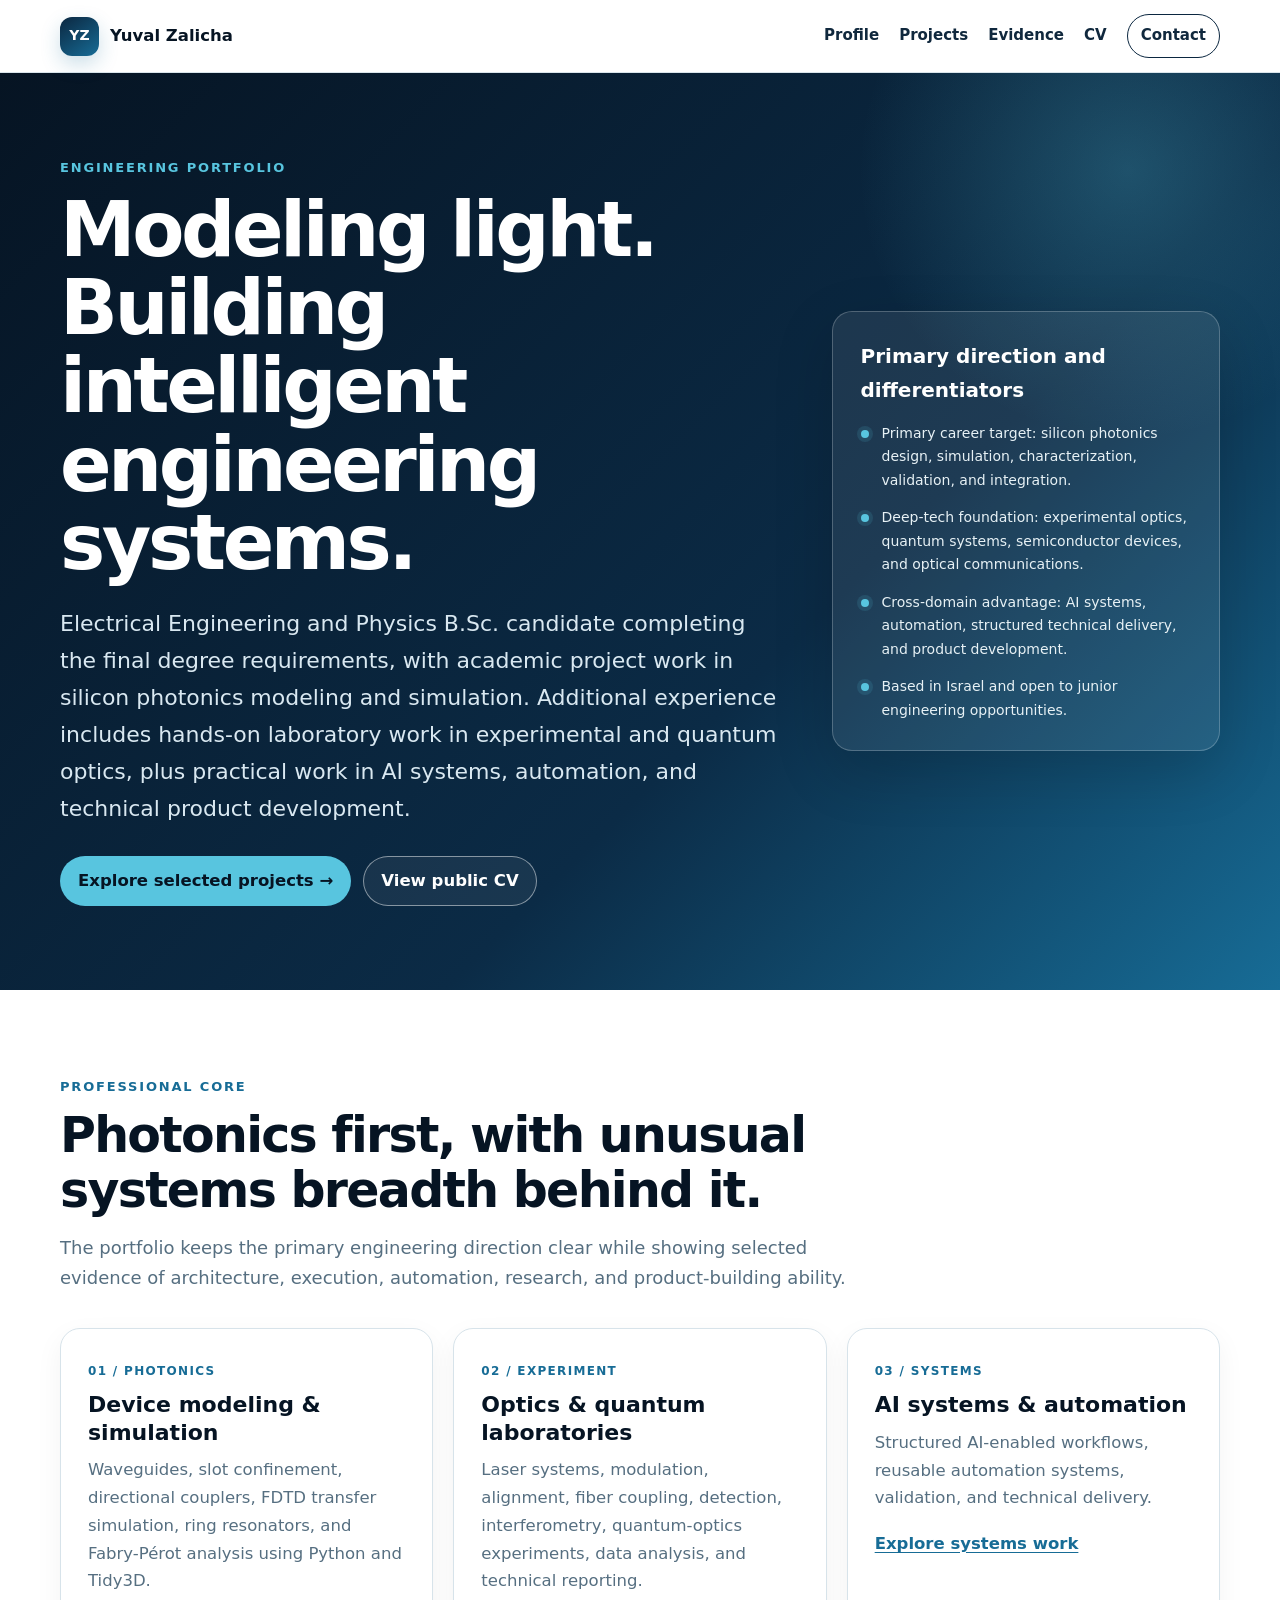
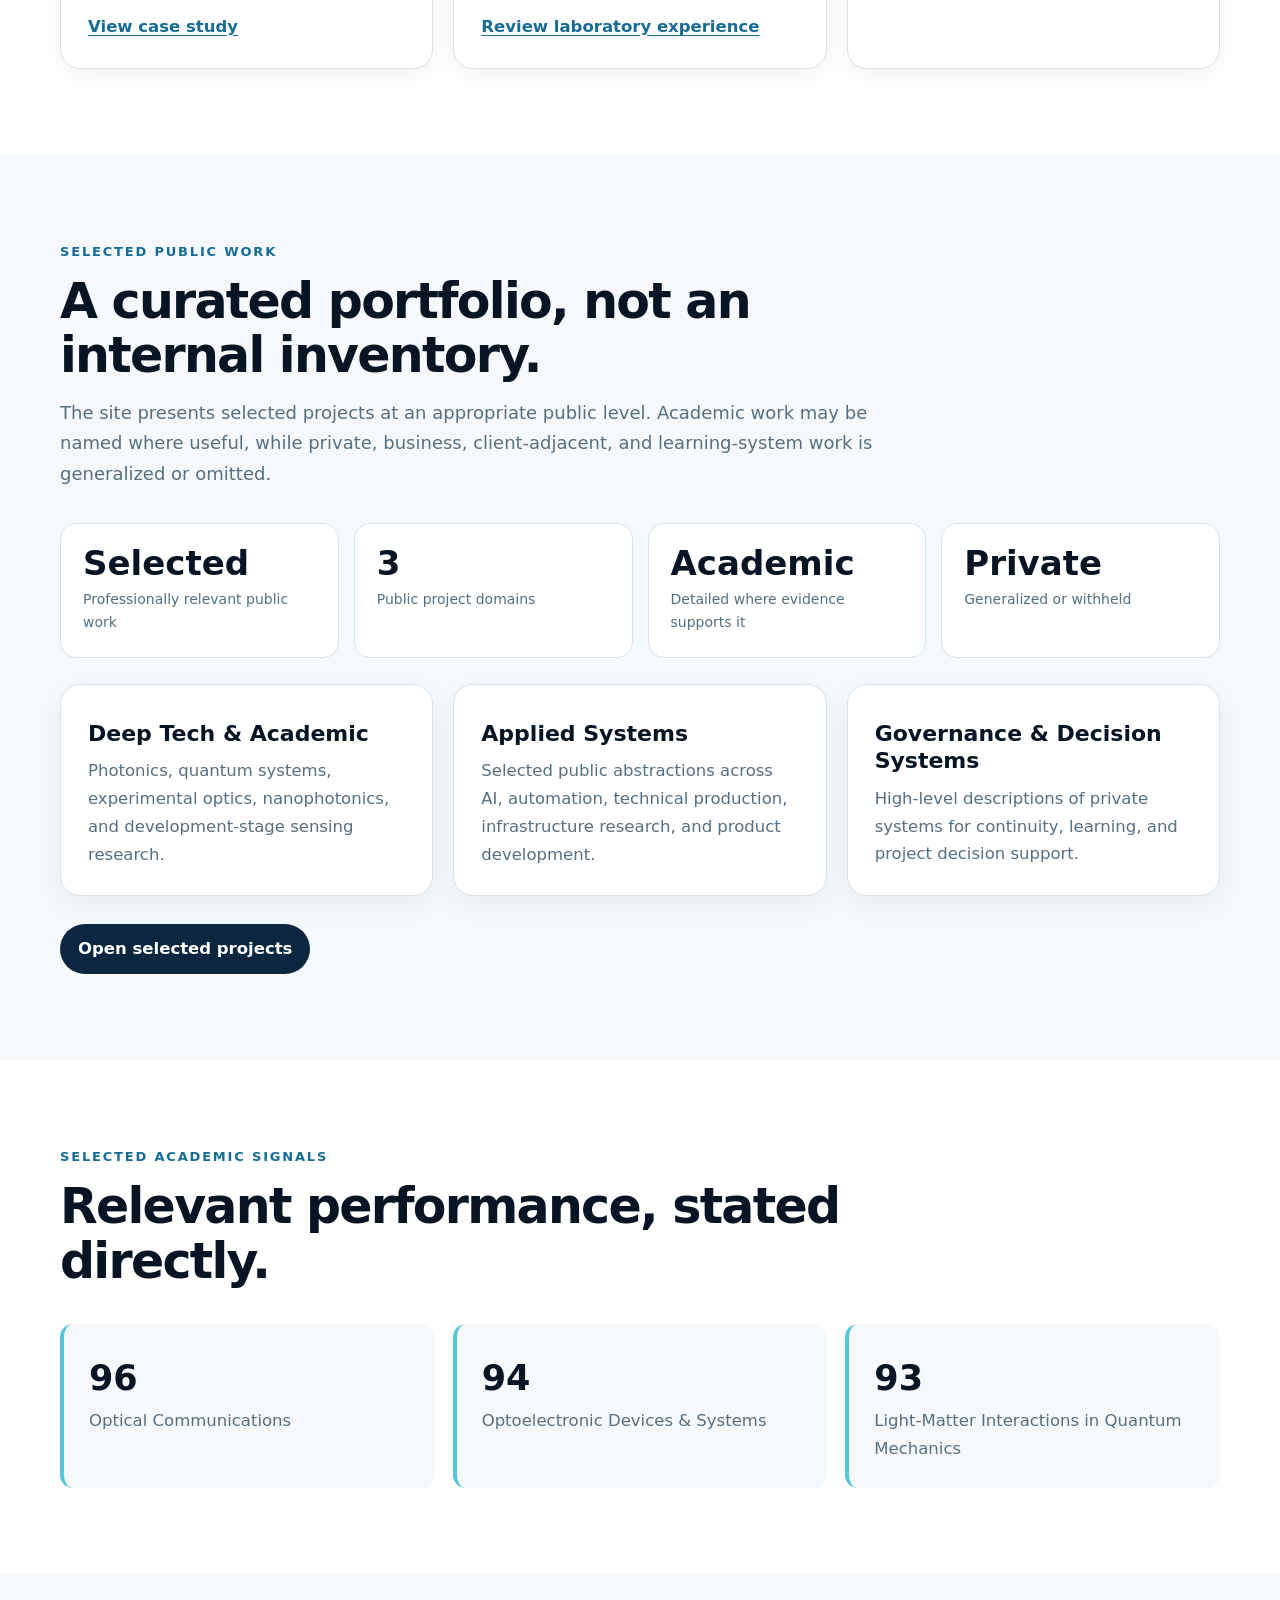
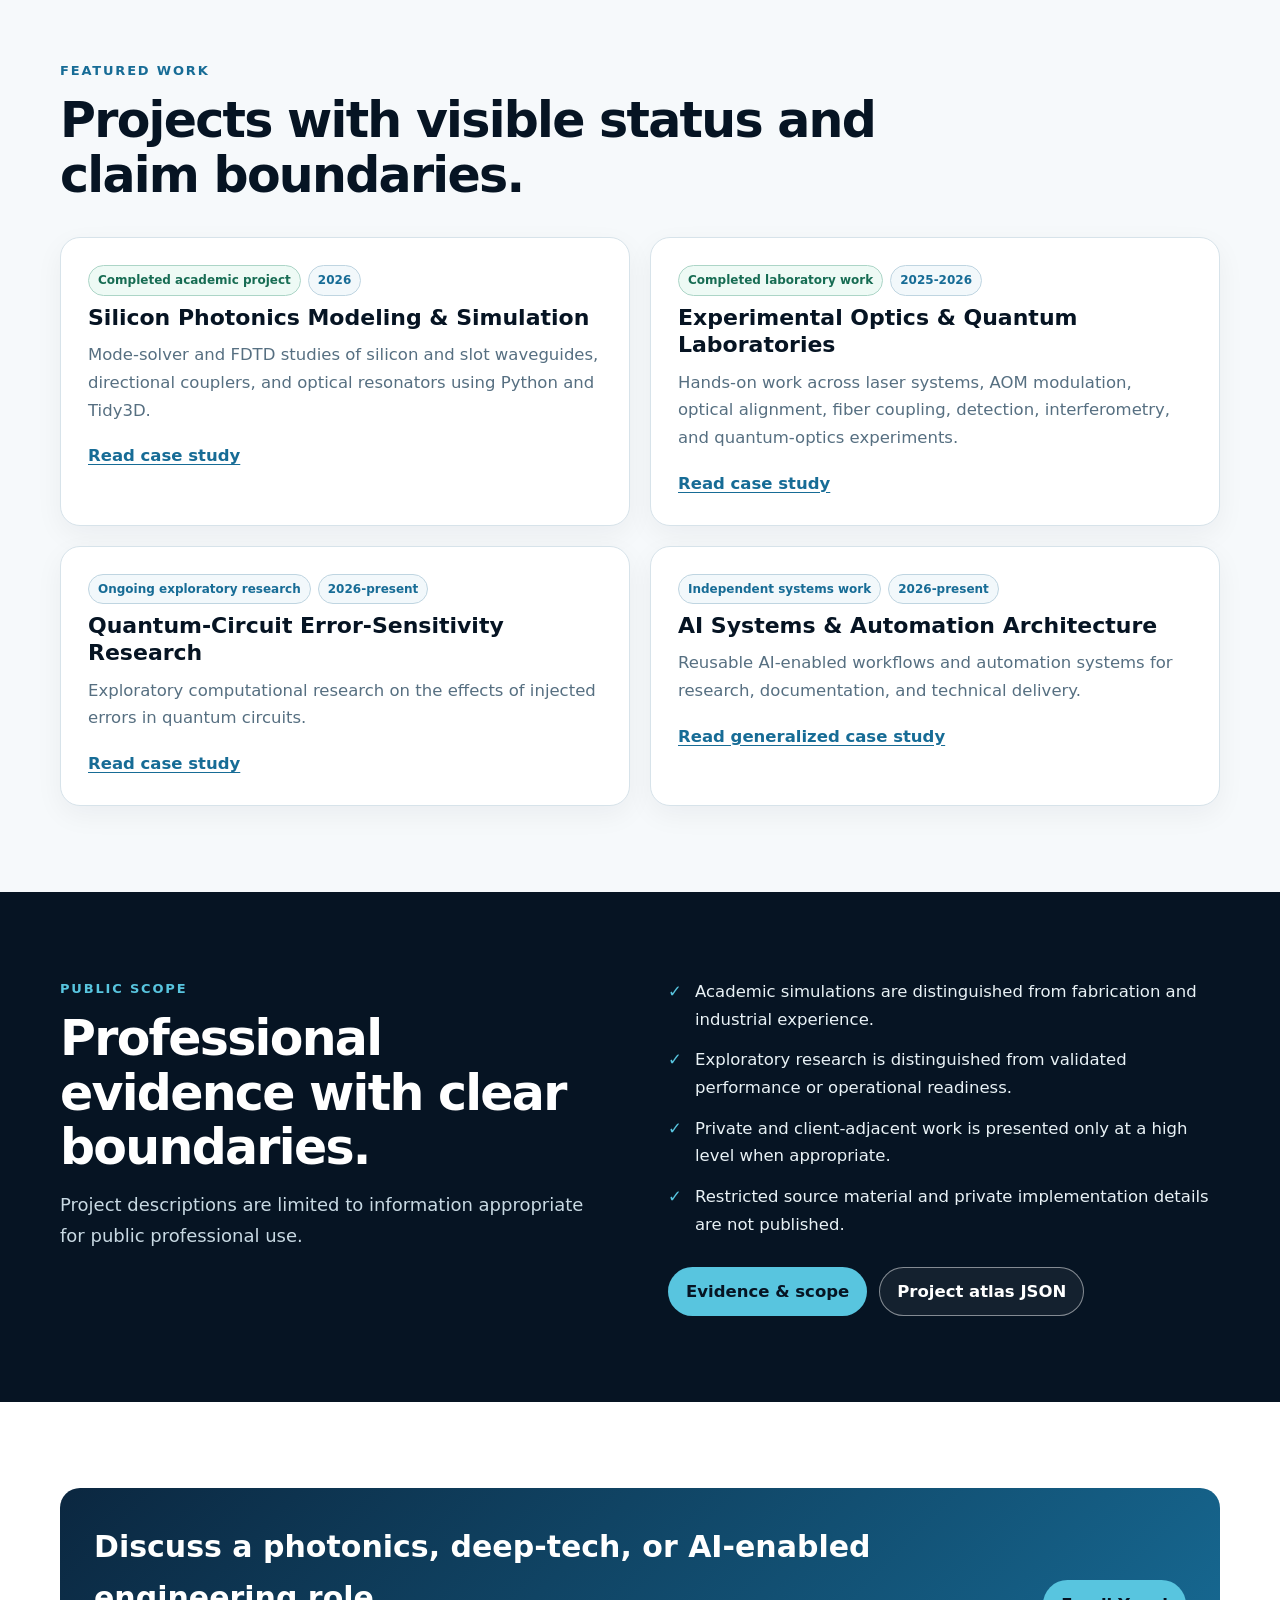
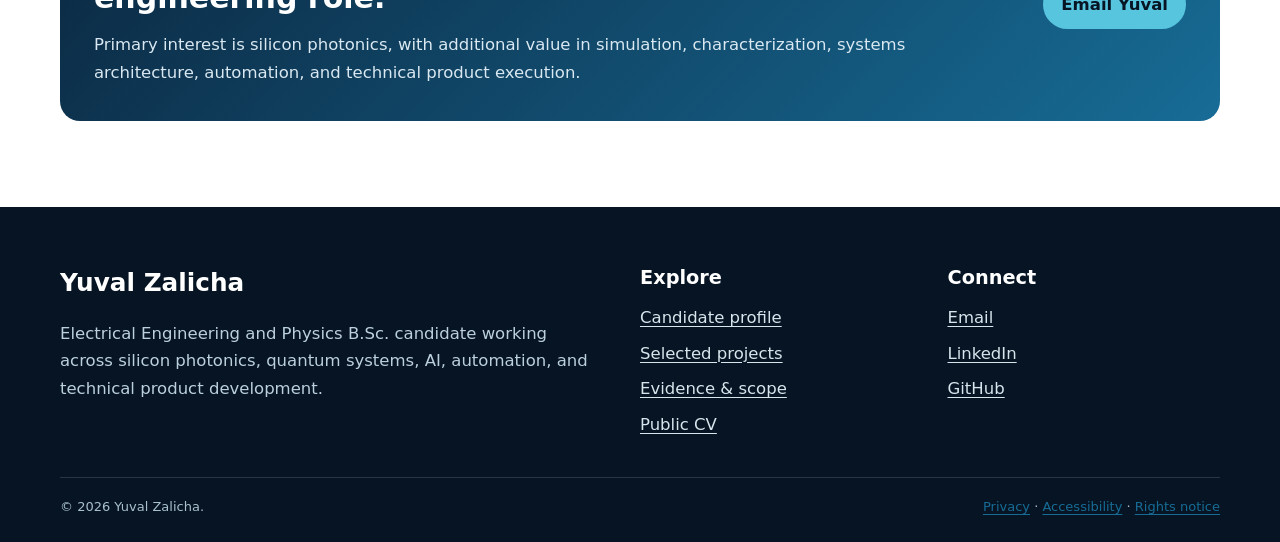
<file: index.html>
<!doctype html>
<html lang="en"><head><meta charset="utf-8"><meta name="viewport" content="width=device-width,initial-scale=1"><meta name="robots" content="index,follow,max-image-preview:large"><title>Yuval Zalicha | Silicon Photonics, Deep Tech & AI Systems</title><meta name="description" content="Evidence-backed engineering portfolio across silicon photonics, experimental optics, quantum systems, AI, automation, and technical systems."><link rel="canonical" href="https://yuvalzalicha.github.io/"><link rel="icon" href="assets/favicon.svg" type="image/svg+xml"><link rel="stylesheet" href="assets/site.css"><meta name="theme-color" content="#061423"><meta property="og:type" content="website"><meta property="og:title" content="Yuval Zalicha | Silicon Photonics, Deep Tech & AI Systems"><meta property="og:description" content="Evidence-backed engineering portfolio."><meta property="og:url" content="https://yuvalzalicha.github.io/"><meta property="og:image" content="https://yuvalzalicha.github.io/assets/social-card.svg"><meta name="twitter:card" content="summary_large_image"></head><body><a class="skip-link" href="#main">Skip to content</a><header class="site-header"><div class="container nav-wrap"><a class="brand" href="index.html"><span class="brand-mark">YZ</span><span>Yuval Zalicha</span></a><button class="nav-toggle" type="button" aria-expanded="false" aria-controls="site-navigation">Menu</button><nav class="site-nav" id="site-navigation" aria-label="Primary navigation" data-open="false"><a href="profile.html">Profile</a><a href="projects/">Projects</a><a href="evidence.html">Evidence</a><a href="cv.html">CV</a><a class="nav-cta" href="mailto:yuvalzalicha@gmail.com">Contact</a></nav></div></header><main id="main"><section class="hero"><div class="container hero-inner"><div><p class="eyebrow">Engineering portfolio</p><h1>Modeling light. Building intelligent engineering systems.</h1><p class="hero-lead">Electrical Engineering and Physics B.Sc. candidate completing the final degree requirements, with academic project work in silicon photonics modeling and simulation. Additional experience includes hands-on laboratory work in experimental and quantum optics, plus practical work in AI systems, automation, and technical product development.</p><div class="hero-actions"><a class="button button-primary" href="projects/">Explore selected projects →</a><a class="button button-secondary" href="cv.html">View public CV</a></div></div><aside class="hero-panel"><h2>Primary direction and differentiators</h2><ul class="status-list"><li><span class="status-dot"></span><span>Primary career target: silicon photonics design, simulation, characterization, validation, and integration.</span></li><li><span class="status-dot"></span><span>Deep-tech foundation: experimental optics, quantum systems, semiconductor devices, and optical communications.</span></li><li><span class="status-dot"></span><span>Cross-domain advantage: AI systems, automation, structured technical delivery, and product development.</span></li><li><span class="status-dot"></span><span>Based in Israel and open to junior engineering opportunities.</span></li></ul></aside></div></section><section class="section"><div class="container"><div class="section-heading"><p class="section-kicker">Professional core</p><h2>Photonics first, with unusual systems breadth behind it.</h2><p class="section-intro">The portfolio keeps the primary engineering direction clear while showing selected evidence of architecture, execution, automation, research, and product-building ability.</p></div><div class="grid-3"><article class="card"><span class="card-number">01 / PHOTONICS</span><h3>Device modeling & simulation</h3><p>Waveguides, slot confinement, directional couplers, FDTD transfer simulation, ring resonators, and Fabry-Pérot analysis using Python and Tidy3D.</p><a class="card-link" href="projects/#silicon-photonics">View case study</a></article><article class="card"><span class="card-number">02 / EXPERIMENT</span><h3>Optics & quantum laboratories</h3><p>Laser systems, modulation, alignment, fiber coupling, detection, interferometry, quantum-optics experiments, data analysis, and technical reporting.</p><a class="card-link" href="projects/#experimental-optics">Review laboratory experience</a></article><article class="card"><span class="card-number">03 / SYSTEMS</span><h3>AI systems & automation</h3><p>Structured AI-enabled workflows, reusable automation systems, validation, and technical delivery.</p><a class="card-link" href="projects/#ai-systems">Explore systems work</a></article></div></div></section><section class="section section-soft"><div class="container"><div class="section-heading"><p class="section-kicker">Selected public work</p><h2>A curated portfolio, not an internal inventory.</h2><p class="section-intro">The site presents selected projects at an appropriate public level. Academic work may be named where useful, while private, business, client-adjacent, and learning-system work is generalized or omitted.</p></div><div class="portfolio-stats"><div class="portfolio-stat"><strong>Selected</strong><span>Professionally relevant public work</span></div><div class="portfolio-stat"><strong>3</strong><span>Public project domains</span></div><div class="portfolio-stat"><strong>Academic</strong><span>Detailed where evidence supports it</span></div><div class="portfolio-stat"><strong>Private</strong><span>Generalized or withheld</span></div></div><div class="grid-3"><article class="card"><h3>Deep Tech & Academic</h3><p>Photonics, quantum systems, experimental optics, nanophotonics, and development-stage sensing research.</p></article><article class="card"><h3>Applied Systems</h3><p>Selected public abstractions across AI, automation, technical production, infrastructure research, and product development.</p></article><article class="card"><h3>Governance & Decision Systems</h3><p>High-level descriptions of private systems for continuity, learning, and project decision support.</p></article></div><div class="hero-actions"><a class="button button-dark" href="projects/">Open selected projects</a></div></div></section><section class="section"><div class="container"><div class="section-heading"><p class="section-kicker">Selected academic signals</p><h2>Relevant performance, stated directly.</h2></div><div class="highlight-row"><div class="highlight"><strong>96</strong><span>Optical Communications</span></div><div class="highlight"><strong>94</strong><span>Optoelectronic Devices & Systems</span></div><div class="highlight"><strong>93</strong><span>Light-Matter Interactions in Quantum Mechanics</span></div></div></div></section><section class="section section-soft"><div class="container"><div class="section-heading"><p class="section-kicker">Featured work</p><h2>Projects with visible status and claim boundaries.</h2></div><div class="grid-2"><article class="card"><div class="tag-row"><span class="tag status">Completed academic project</span><span class="tag">2026</span></div><h3>Silicon Photonics Modeling & Simulation</h3><p>Mode-solver and FDTD studies of silicon and slot waveguides, directional couplers, and optical resonators using Python and Tidy3D.</p><a class="card-link" href="projects/#silicon-photonics">Read case study</a></article><article class="card"><div class="tag-row"><span class="tag status">Completed laboratory work</span><span class="tag">2025-2026</span></div><h3>Experimental Optics & Quantum Laboratories</h3><p>Hands-on work across laser systems, AOM modulation, optical alignment, fiber coupling, detection, interferometry, and quantum-optics experiments.</p><a class="card-link" href="projects/#experimental-optics">Read case study</a></article><article class="card"><div class="tag-row"><span class="tag">Ongoing exploratory research</span><span class="tag">2026-present</span></div><h3>Quantum-Circuit Error-Sensitivity Research</h3><p>Exploratory computational research on the effects of injected errors in quantum circuits.</p><a class="card-link" href="projects/#quantum-error-sensitivity">Read case study</a></article><article class="card"><div class="tag-row"><span class="tag">Independent systems work</span><span class="tag">2026-present</span></div><h3>AI Systems & Automation Architecture</h3><p>Reusable AI-enabled workflows and automation systems for research, documentation, and technical delivery.</p><a class="card-link" href="projects/#ai-systems">Read generalized case study</a></article></div></div></section><section class="section section-dark"><div class="container split"><div><p class="section-kicker">Public scope</p><h2>Professional evidence with clear boundaries.</h2><p class="section-intro">Project descriptions are limited to information appropriate for public professional use.</p></div><div><ul class="check-list"><li>Academic simulations are distinguished from fabrication and industrial experience.</li><li>Exploratory research is distinguished from validated performance or operational readiness.</li><li>Private and client-adjacent work is presented only at a high level when appropriate.</li><li>Restricted source material and private implementation details are not published.</li></ul><div class="hero-actions"><a class="button button-primary" href="evidence.html">Evidence & scope</a><a class="button button-secondary" href="data/project-atlas.json">Project atlas JSON</a></div></div></div></section><section class="section"><div class="container"><div class="contact-band"><div><h2>Discuss a photonics, deep-tech, or AI-enabled engineering role.</h2><p>Primary interest is silicon photonics, with additional value in simulation, characterization, systems architecture, automation, and technical product execution.</p></div><a class="button button-primary" href="mailto:yuvalzalicha@gmail.com?subject=Engineering%20opportunity">Email Yuval</a></div></div></section></main><script type="application/ld+json">{"@context":"https://schema.org","@type":"Person","name":"Yuval Zalicha","url":"https://yuvalzalicha.github.io/","sameAs":["https://www.linkedin.com/in/yuvalzalicha","https://github.com/Yuvalzalicha"],"jobTitle":"Electrical Engineering and Physics B.Sc. Candidate","affiliation":{"@type":"CollegeOrUniversity","name":"Bar-Ilan University"},"knowsAbout":["Silicon photonics","Tidy3D","FDTD","Optical communications","Quantum optics","Python","AI systems","Engineering automation"]}</script><footer class="site-footer"><div class="container footer-grid"><div><h2>Yuval Zalicha</h2><p>Electrical Engineering and Physics B.Sc. candidate working across silicon photonics, quantum systems, AI, automation, and technical product development.</p></div><div><h3>Explore</h3><ul class="footer-links"><li><a href="profile.html">Candidate profile</a></li><li><a href="projects/">Selected projects</a></li><li><a href="evidence.html">Evidence & scope</a></li><li><a href="cv.html">Public CV</a></li></ul></div><div><h3>Connect</h3><ul class="footer-links"><li><a href="mailto:yuvalzalicha@gmail.com">Email</a></li><li><a href="https://www.linkedin.com/in/yuvalzalicha" target="_blank" rel="me noopener noreferrer">LinkedIn</a></li><li><a href="https://github.com/Yuvalzalicha" target="_blank" rel="me noopener noreferrer">GitHub</a></li></ul></div></div><div class="container footer-bottom"><span>© <span data-year>2026</span> Yuval Zalicha.</span><span><a href="privacy.html">Privacy</a> · <a href="accessibility.html">Accessibility</a> · <a href="notice.html">Rights notice</a></span></div></footer><script src="assets/site.js" defer></script></body></html>
</file>
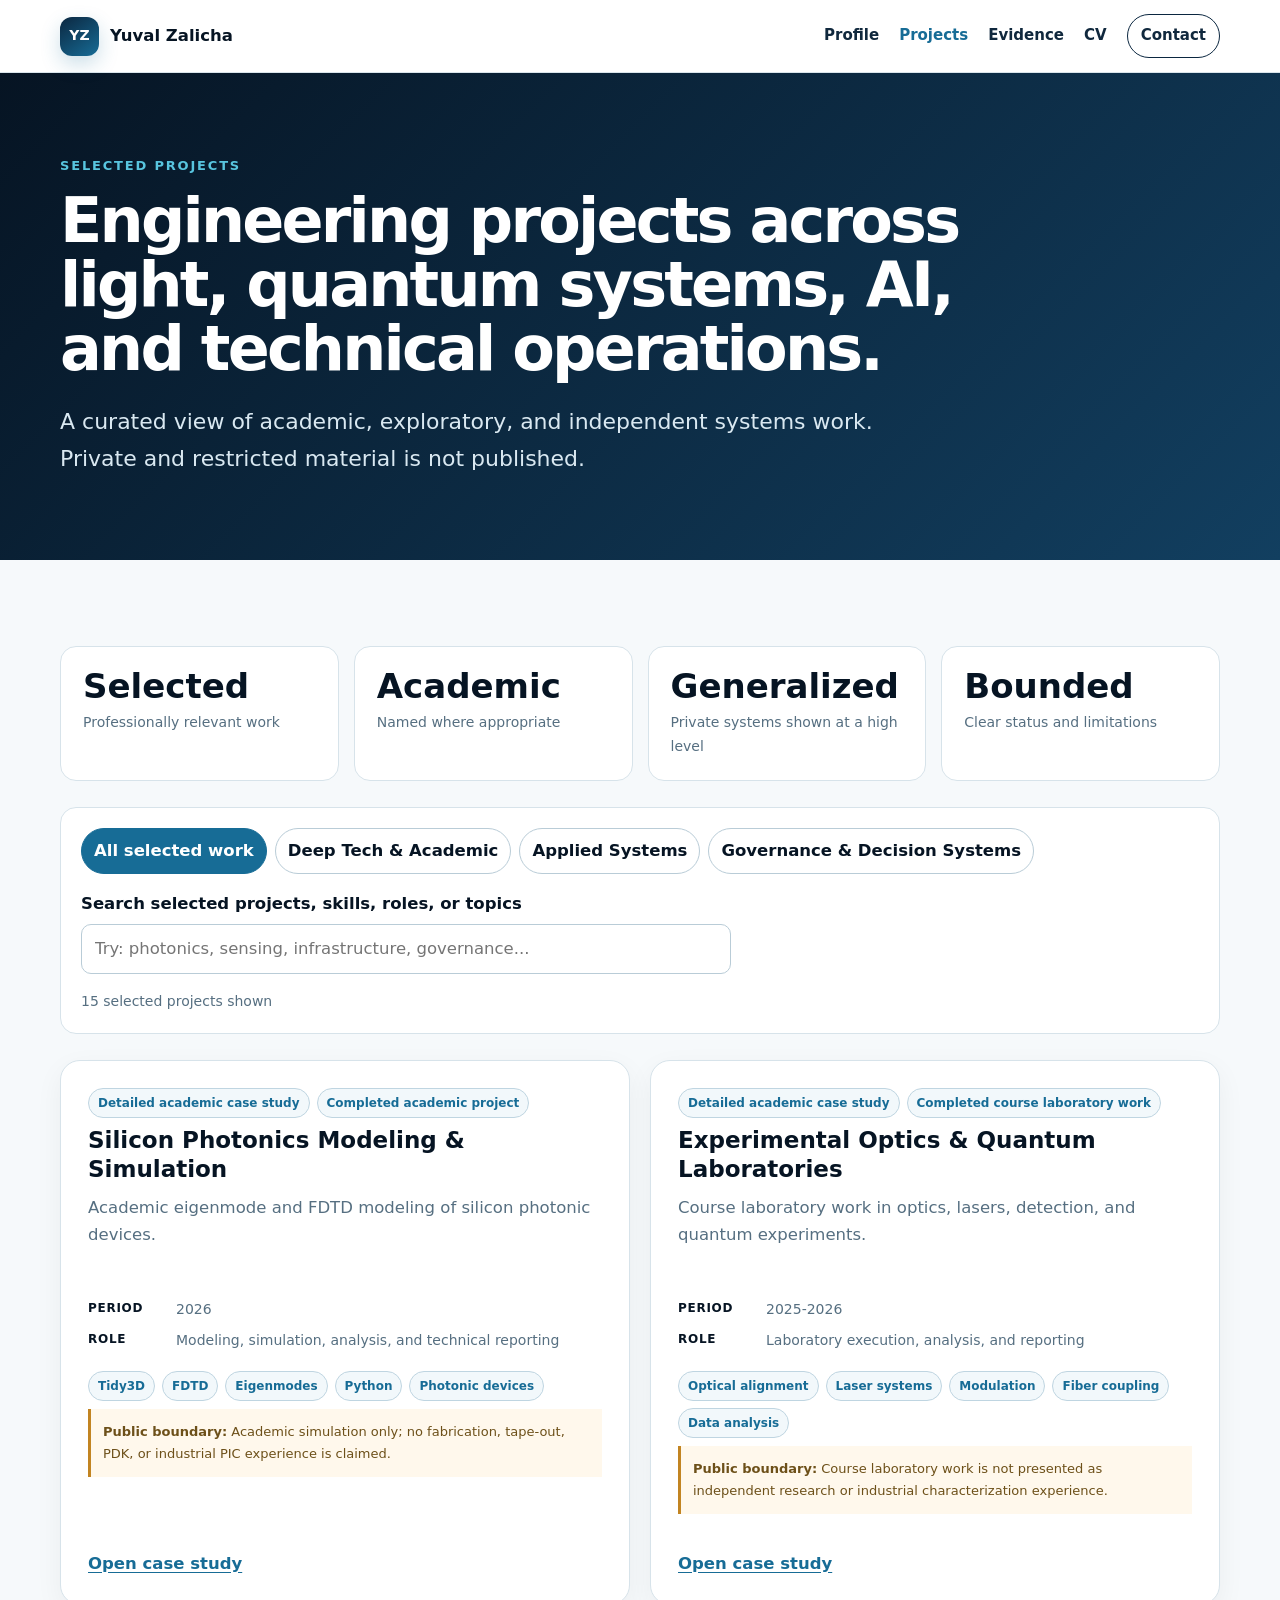
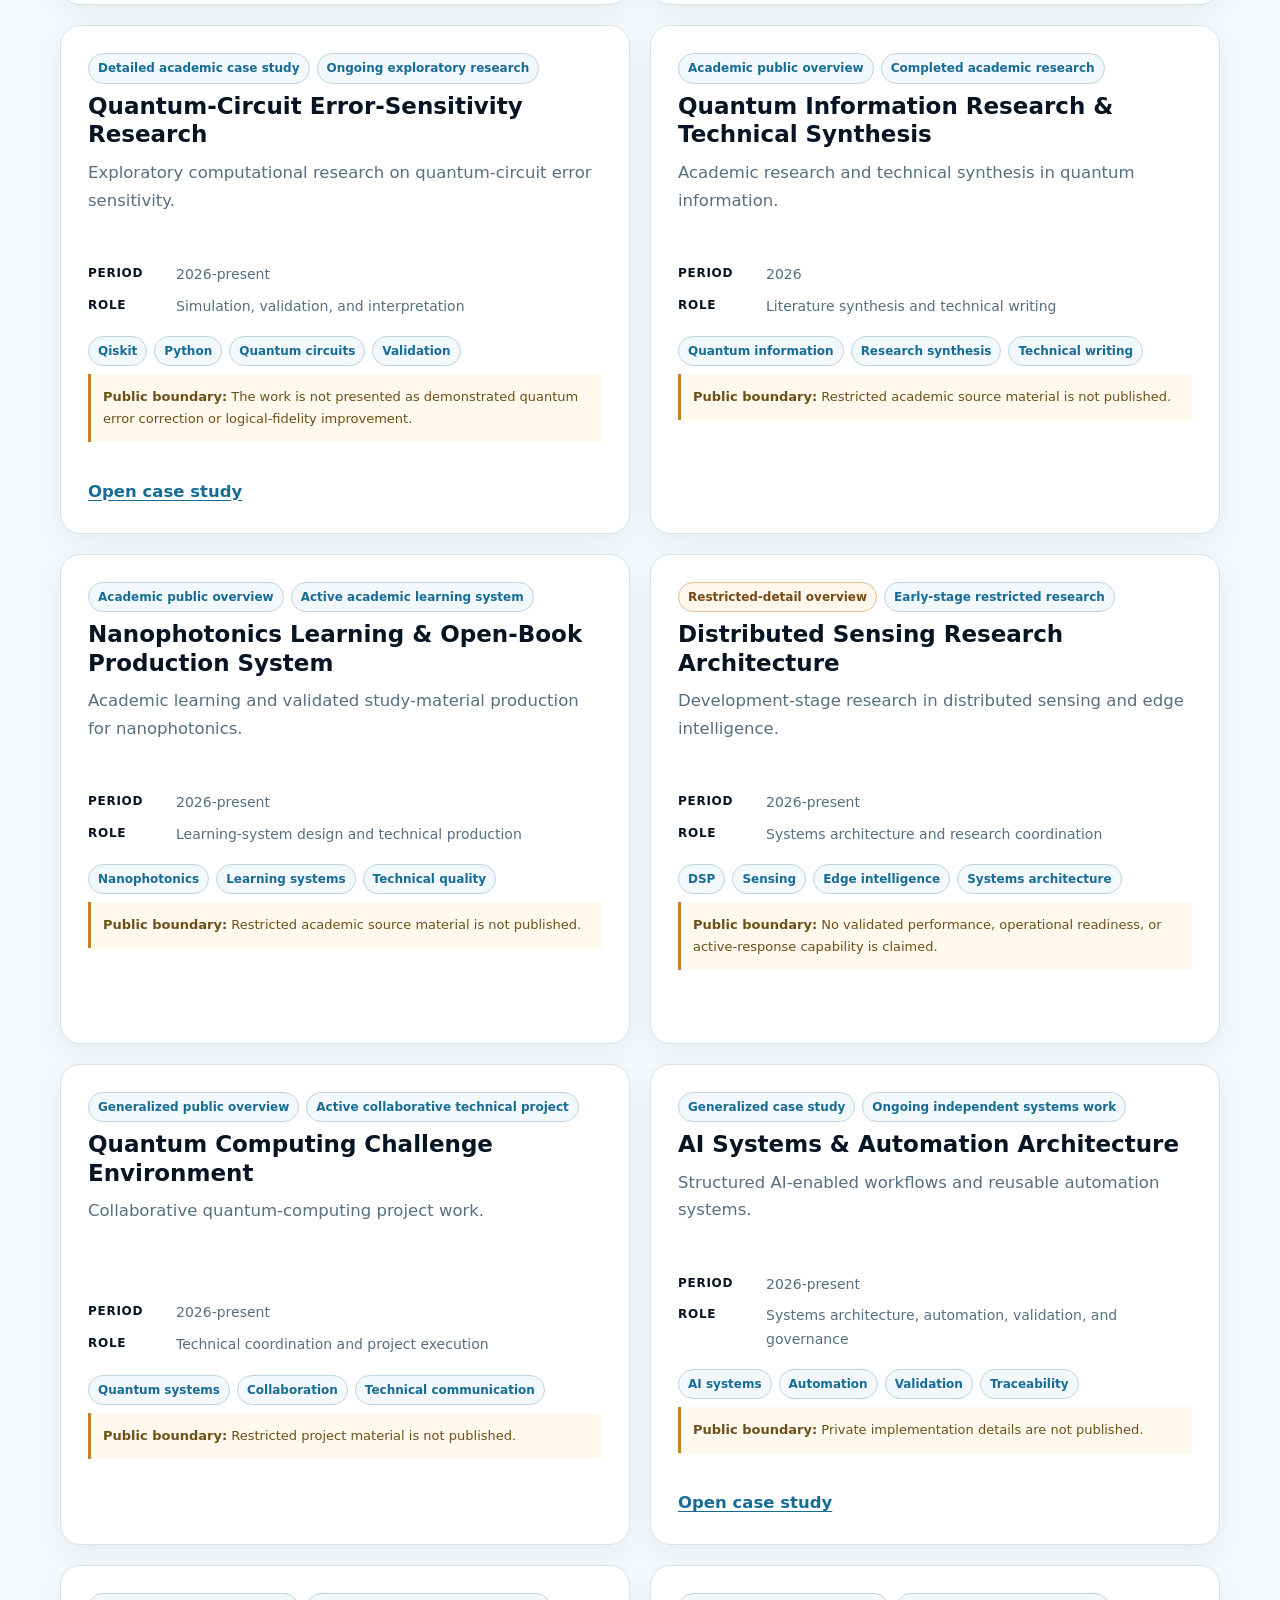
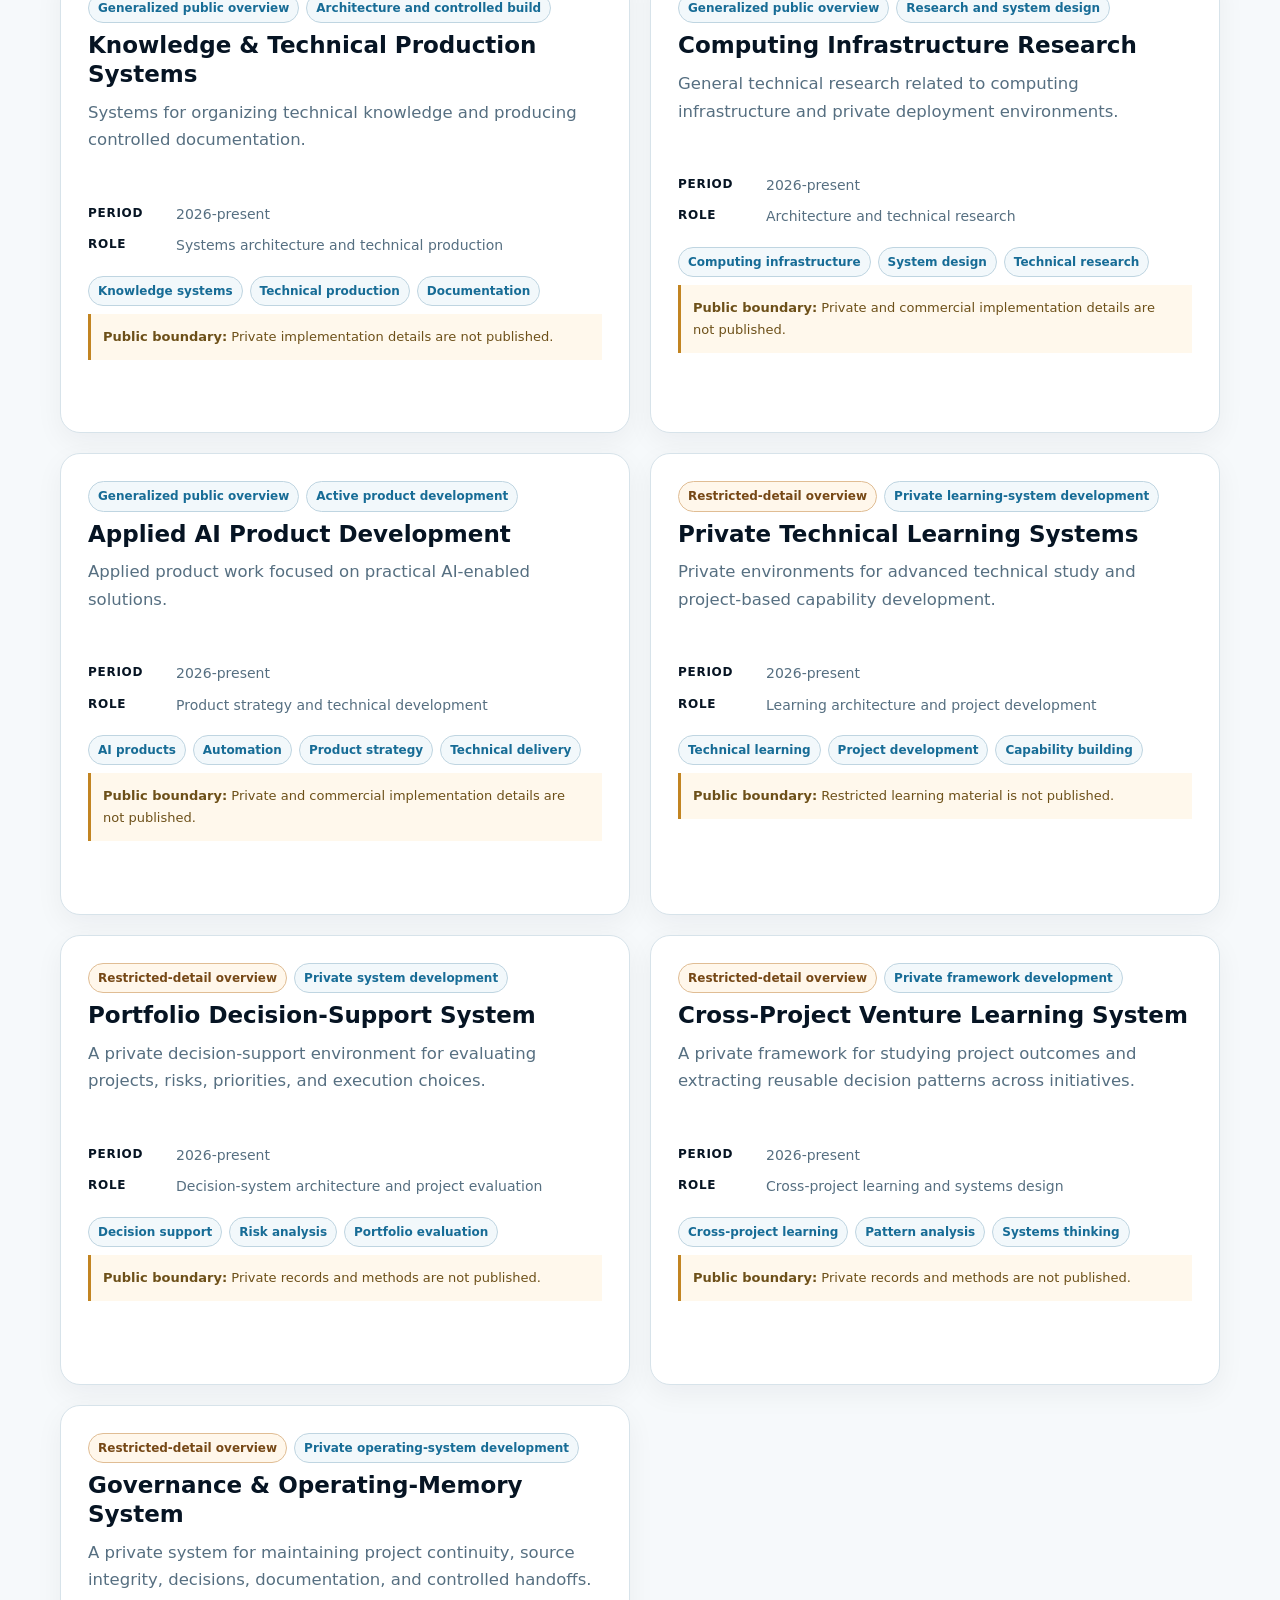
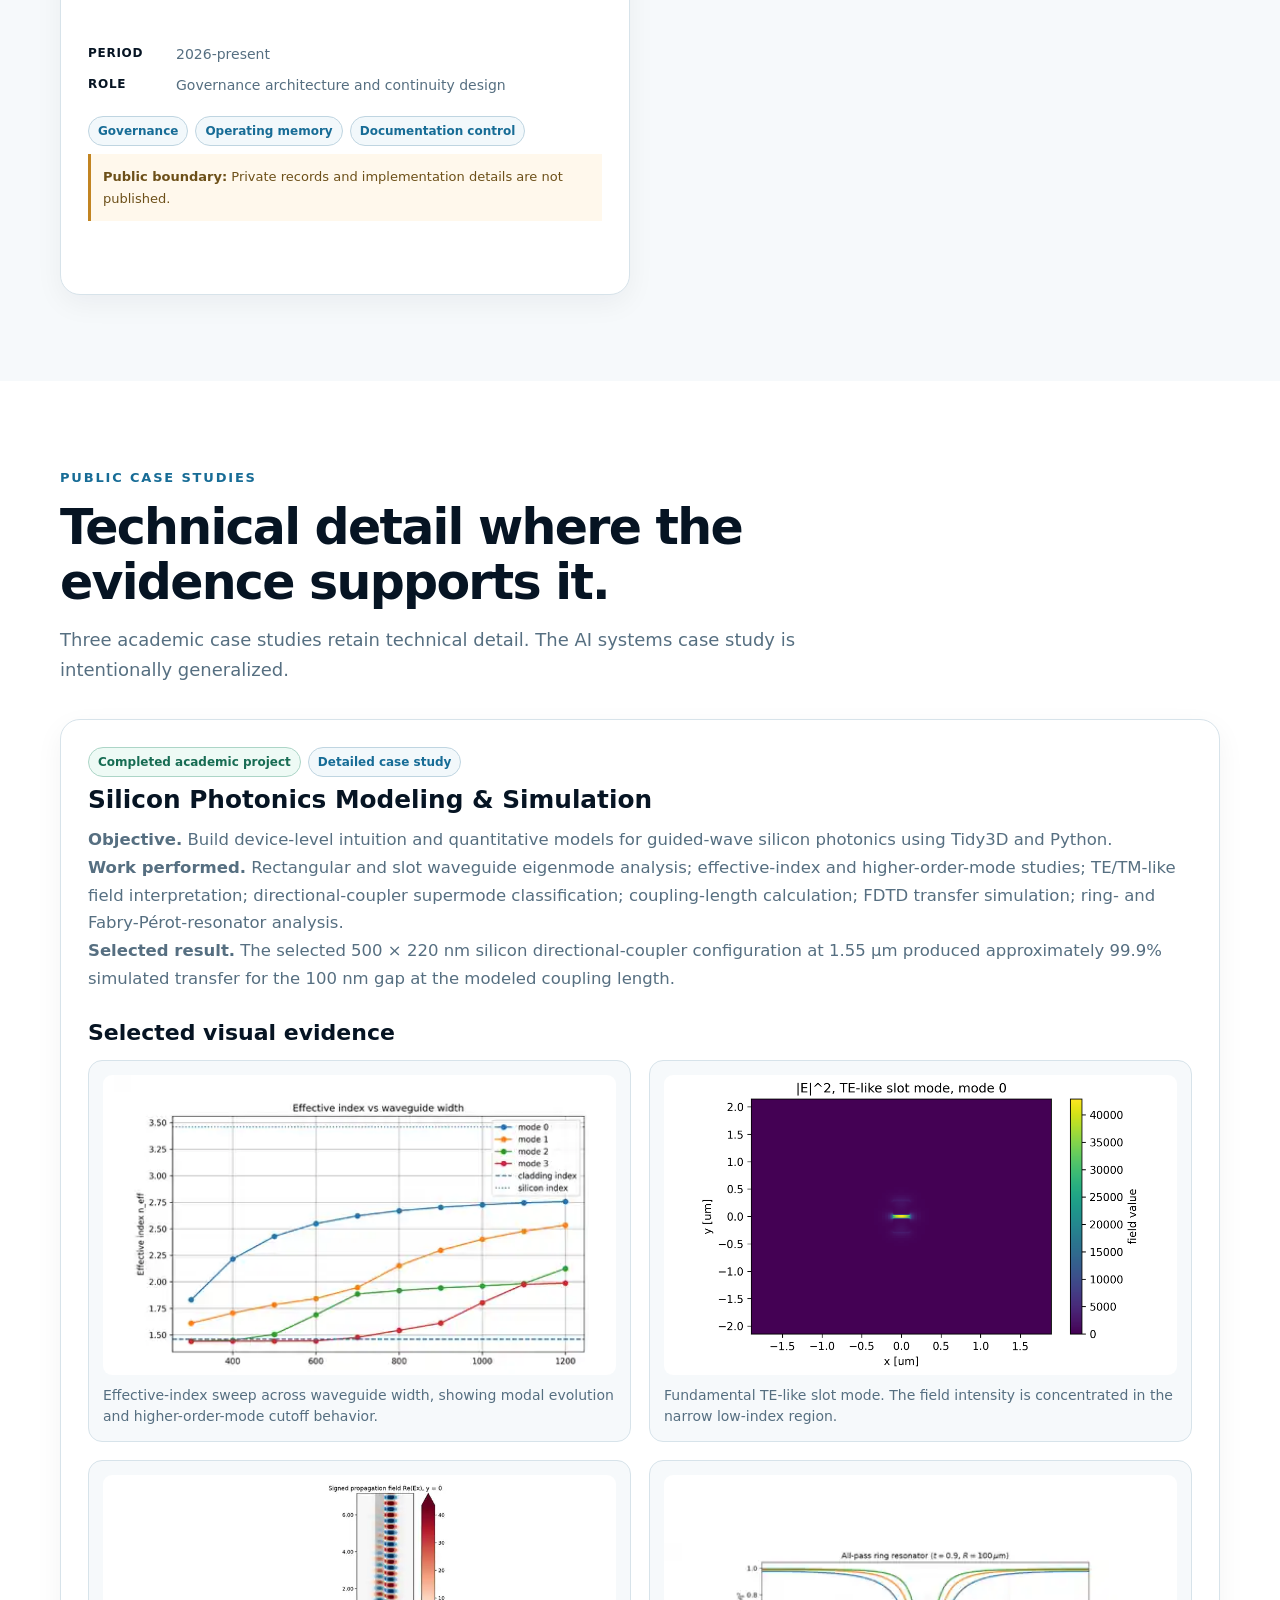
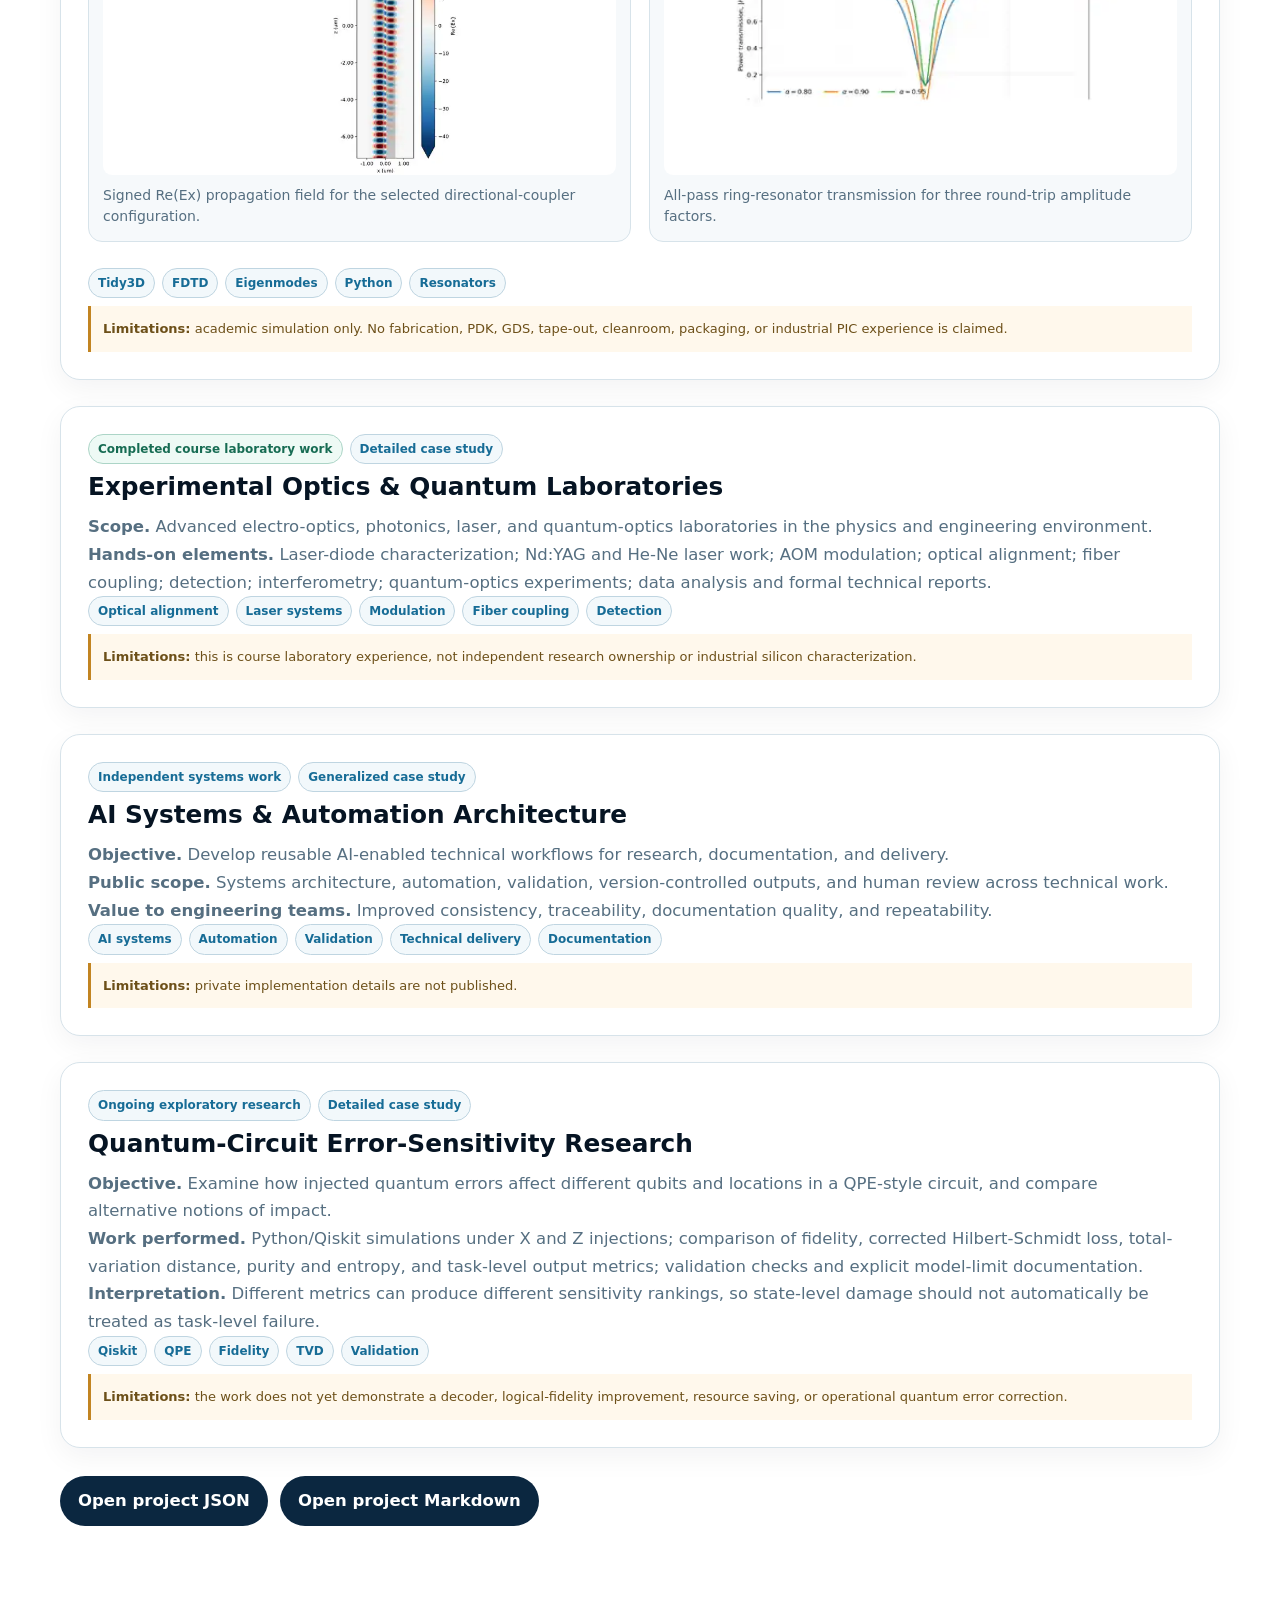
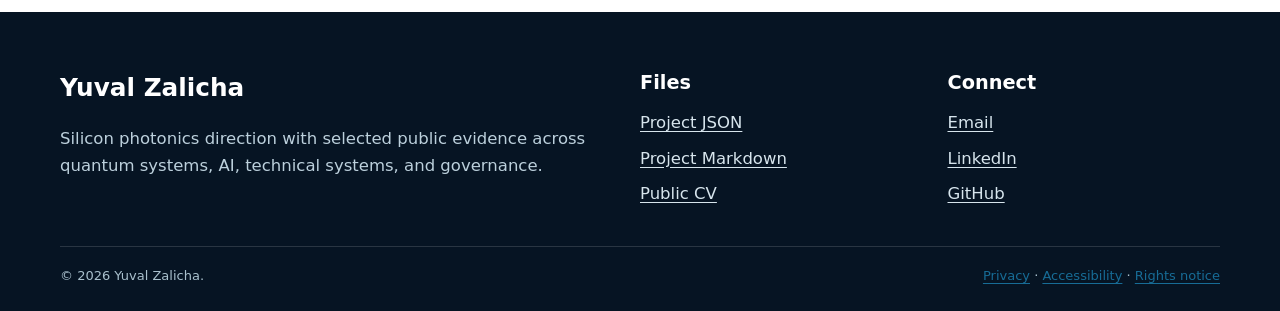
<file: projects/index.html>
<!doctype html><html lang="en"><head><meta charset="utf-8"><meta name="viewport" content="width=device-width,initial-scale=1"><meta name="robots" content="index,follow"><title>Selected Projects | Yuval Zalicha</title><meta name="description" content="Selected public projects across deep tech, applied systems, governance, and technical learning."><link rel="canonical" href="https://yuvalzalicha.github.io/projects/"><link rel="icon" href="../assets/favicon.svg" type="image/svg+xml"><link rel="stylesheet" href="../assets/site.css?v=0.2.8.3"><meta property="og:title" content="Selected Projects | Yuval Zalicha"><meta property="og:description" content="Selected engineering projects with visible status and claim boundaries."><meta property="og:url" content="https://yuvalzalicha.github.io/projects/"><meta property="og:image" content="https://yuvalzalicha.github.io/assets/social-card.svg"></head><body><a class="skip-link" href="#main">Skip to content</a><header class="site-header"><div class="container nav-wrap"><a class="brand" href="../index.html"><span class="brand-mark">YZ</span><span>Yuval Zalicha</span></a><button class="nav-toggle" type="button" aria-expanded="false" aria-controls="site-navigation">Menu</button><nav class="site-nav" id="site-navigation" data-open="false"><a href="../profile.html">Profile</a><a aria-current="page" href="./">Projects</a><a href="../evidence.html">Evidence</a><a href="../cv.html">CV</a><a class="nav-cta" href="mailto:yuvalzalicha@gmail.com">Contact</a></nav></div></header><main id="main"><section class="page-hero"><div class="container page-title"><p class="eyebrow">Selected projects</p><h1>Engineering projects across light, quantum systems, AI, and technical operations.</h1><p class="page-deck">A curated view of academic, exploratory, and independent systems work. Private and restricted material is not published.</p></div></section><section class="section section-soft"><div class="container"><div class="portfolio-stats"><div class="portfolio-stat"><strong>Selected</strong><span>Professionally relevant work</span></div><div class="portfolio-stat"><strong>Academic</strong><span>Named where appropriate</span></div><div class="portfolio-stat"><strong>Generalized</strong><span>Private systems shown at a high level</span></div><div class="portfolio-stat"><strong>Bounded</strong><span>Clear status and limitations</span></div></div><div class="atlas-toolbar"><div class="filter-group" aria-label="Filter projects"><button class="filter-button is-active" type="button" data-filter="all">All selected work</button><button class="filter-button" type="button" data-filter="deep-tech">Deep Tech & Academic</button><button class="filter-button" type="button" data-filter="applied-systems">Applied Systems</button><button class="filter-button" type="button" data-filter="governance">Governance & Decision Systems</button></div><label class="project-search"><span>Search selected projects, skills, roles, or topics</span><input type="search" data-project-search placeholder="Try: photonics, sensing, infrastructure, governance..."></label><p class="results-count" data-results-count aria-live="polite">Selected projects shown</p></div><div class="atlas-grid" data-project-grid><article class="card atlas-card" id="project-silicon-photonics" data-domain="deep-tech" data-search="silicon photonics modeling simulation academic eigenmode fdtd tidy3d python photonic devices completed academic project"><div class="tag-row"><span class="tag">Detailed academic case study</span><span class="tag">Completed academic project</span></div><h2>Silicon Photonics Modeling & Simulation</h2><p class="atlas-summary">Academic eigenmode and FDTD modeling of silicon photonic devices.</p><dl class="atlas-facts"><div><dt>Period</dt><dd>2026</dd></div><div><dt>Role</dt><dd>Modeling, simulation, analysis, and technical reporting</dd></div></dl><div class="skill-tags"><span class="tag">Tidy3D</span><span class="tag">FDTD</span><span class="tag">Eigenmodes</span><span class="tag">Python</span><span class="tag">Photonic devices</span></div><p class="atlas-boundary"><strong>Public boundary:</strong> Academic simulation only; no fabrication, tape-out, PDK, or industrial PIC experience is claimed.</p><div class="atlas-footer"><a class="card-link" href="#silicon-photonics">Open case study</a></div></article><article class="card atlas-card" id="project-experimental-optics" data-domain="deep-tech" data-search="experimental optics quantum laboratories course laboratory lasers detection optical alignment modulation fiber coupling data analysis completed course laboratory work"><div class="tag-row"><span class="tag">Detailed academic case study</span><span class="tag">Completed course laboratory work</span></div><h2>Experimental Optics & Quantum Laboratories</h2><p class="atlas-summary">Course laboratory work in optics, lasers, detection, and quantum experiments.</p><dl class="atlas-facts"><div><dt>Period</dt><dd>2025-2026</dd></div><div><dt>Role</dt><dd>Laboratory execution, analysis, and reporting</dd></div></dl><div class="skill-tags"><span class="tag">Optical alignment</span><span class="tag">Laser systems</span><span class="tag">Modulation</span><span class="tag">Fiber coupling</span><span class="tag">Data analysis</span></div><p class="atlas-boundary"><strong>Public boundary:</strong> Course laboratory work is not presented as independent research or industrial characterization experience.</p><div class="atlas-footer"><a class="card-link" href="#experimental-optics">Open case study</a></div></article><article class="card atlas-card" id="project-quantum-error-sensitivity" data-domain="deep-tech" data-search="quantum circuit error sensitivity exploratory computational research qiskit python validation ongoing exploratory research"><div class="tag-row"><span class="tag">Detailed academic case study</span><span class="tag">Ongoing exploratory research</span></div><h2>Quantum-Circuit Error-Sensitivity Research</h2><p class="atlas-summary">Exploratory computational research on quantum-circuit error sensitivity.</p><dl class="atlas-facts"><div><dt>Period</dt><dd>2026-present</dd></div><div><dt>Role</dt><dd>Simulation, validation, and interpretation</dd></div></dl><div class="skill-tags"><span class="tag">Qiskit</span><span class="tag">Python</span><span class="tag">Quantum circuits</span><span class="tag">Validation</span></div><p class="atlas-boundary"><strong>Public boundary:</strong> The work is not presented as demonstrated quantum error correction or logical-fidelity improvement.</p><div class="atlas-footer"><a class="card-link" href="#quantum-error-sensitivity">Open case study</a></div></article><article class="card atlas-card" id="project-quantum-information-research" data-domain="deep-tech" data-search="quantum information research technical synthesis literature technical writing completed academic research"><div class="tag-row"><span class="tag">Academic public overview</span><span class="tag">Completed academic research</span></div><h2>Quantum Information Research & Technical Synthesis</h2><p class="atlas-summary">Academic research and technical synthesis in quantum information.</p><dl class="atlas-facts"><div><dt>Period</dt><dd>2026</dd></div><div><dt>Role</dt><dd>Literature synthesis and technical writing</dd></div></dl><div class="skill-tags"><span class="tag">Quantum information</span><span class="tag">Research synthesis</span><span class="tag">Technical writing</span></div><p class="atlas-boundary"><strong>Public boundary:</strong> Restricted academic source material is not published.</p><div class="atlas-footer"><span class="cv-meta" aria-hidden="true">&nbsp;</span></div></article><article class="card atlas-card" id="project-nanophotonics-learning" data-domain="deep-tech" data-search="nanophotonics learning open book production system academic learning study material technical quality active academic learning system"><div class="tag-row"><span class="tag">Academic public overview</span><span class="tag">Active academic learning system</span></div><h2>Nanophotonics Learning & Open-Book Production System</h2><p class="atlas-summary">Academic learning and validated study-material production for nanophotonics.</p><dl class="atlas-facts"><div><dt>Period</dt><dd>2026-present</dd></div><div><dt>Role</dt><dd>Learning-system design and technical production</dd></div></dl><div class="skill-tags"><span class="tag">Nanophotonics</span><span class="tag">Learning systems</span><span class="tag">Technical quality</span></div><p class="atlas-boundary"><strong>Public boundary:</strong> Restricted academic source material is not published.</p><div class="atlas-footer"><span class="cv-meta" aria-hidden="true">&nbsp;</span></div></article><article class="card atlas-card" id="project-distributed-sensing" data-domain="deep-tech" data-search="distributed sensing research architecture edge intelligence dsp systems architecture early stage restricted research"><div class="tag-row"><span class="tag restricted">Restricted-detail overview</span><span class="tag">Early-stage restricted research</span></div><h2>Distributed Sensing Research Architecture</h2><p class="atlas-summary">Development-stage research in distributed sensing and edge intelligence.</p><dl class="atlas-facts"><div><dt>Period</dt><dd>2026-present</dd></div><div><dt>Role</dt><dd>Systems architecture and research coordination</dd></div></dl><div class="skill-tags"><span class="tag">DSP</span><span class="tag">Sensing</span><span class="tag">Edge intelligence</span><span class="tag">Systems architecture</span></div><p class="atlas-boundary"><strong>Public boundary:</strong> No validated performance, operational readiness, or active-response capability is claimed.</p><div class="atlas-footer"><span class="cv-meta" aria-hidden="true">&nbsp;</span></div></article><article class="card atlas-card" id="project-quantum-challenge" data-domain="deep-tech" data-search="quantum computing challenge environment collaborative technical project quantum systems collaboration technical communication"><div class="tag-row"><span class="tag">Generalized public overview</span><span class="tag">Active collaborative technical project</span></div><h2>Quantum Computing Challenge Environment</h2><p class="atlas-summary">Collaborative quantum-computing project work.</p><dl class="atlas-facts"><div><dt>Period</dt><dd>2026-present</dd></div><div><dt>Role</dt><dd>Technical coordination and project execution</dd></div></dl><div class="skill-tags"><span class="tag">Quantum systems</span><span class="tag">Collaboration</span><span class="tag">Technical communication</span></div><p class="atlas-boundary"><strong>Public boundary:</strong> Restricted project material is not published.</p><div class="atlas-footer"><span class="cv-meta" aria-hidden="true">&nbsp;</span></div></article><article class="card atlas-card" id="project-ai-systems" data-domain="applied-systems" data-search="ai systems automation architecture structured workflows validation traceability ongoing independent systems work"><div class="tag-row"><span class="tag">Generalized case study</span><span class="tag">Ongoing independent systems work</span></div><h2>AI Systems & Automation Architecture</h2><p class="atlas-summary">Structured AI-enabled workflows and reusable automation systems.</p><dl class="atlas-facts"><div><dt>Period</dt><dd>2026-present</dd></div><div><dt>Role</dt><dd>Systems architecture, automation, validation, and governance</dd></div></dl><div class="skill-tags"><span class="tag">AI systems</span><span class="tag">Automation</span><span class="tag">Validation</span><span class="tag">Traceability</span></div><p class="atlas-boundary"><strong>Public boundary:</strong> Private implementation details are not published.</p><div class="atlas-footer"><a class="card-link" href="#ai-systems">Open case study</a></div></article><article class="card atlas-card" id="project-knowledge-production" data-domain="applied-systems" data-search="knowledge technical production systems documentation architecture controlled build"><div class="tag-row"><span class="tag">Generalized public overview</span><span class="tag">Architecture and controlled build</span></div><h2>Knowledge & Technical Production Systems</h2><p class="atlas-summary">Systems for organizing technical knowledge and producing controlled documentation.</p><dl class="atlas-facts"><div><dt>Period</dt><dd>2026-present</dd></div><div><dt>Role</dt><dd>Systems architecture and technical production</dd></div></dl><div class="skill-tags"><span class="tag">Knowledge systems</span><span class="tag">Technical production</span><span class="tag">Documentation</span></div><p class="atlas-boundary"><strong>Public boundary:</strong> Private implementation details are not published.</p><div class="atlas-footer"><span class="cv-meta" aria-hidden="true">&nbsp;</span></div></article><article class="card atlas-card" id="project-computing-infrastructure" data-domain="applied-systems" data-search="computing infrastructure research private deployment environments system design technical research"><div class="tag-row"><span class="tag">Generalized public overview</span><span class="tag">Research and system design</span></div><h2>Computing Infrastructure Research</h2><p class="atlas-summary">General technical research related to computing infrastructure and private deployment environments.</p><dl class="atlas-facts"><div><dt>Period</dt><dd>2026-present</dd></div><div><dt>Role</dt><dd>Architecture and technical research</dd></div></dl><div class="skill-tags"><span class="tag">Computing infrastructure</span><span class="tag">System design</span><span class="tag">Technical research</span></div><p class="atlas-boundary"><strong>Public boundary:</strong> Private and commercial implementation details are not published.</p><div class="atlas-footer"><span class="cv-meta" aria-hidden="true">&nbsp;</span></div></article><article class="card atlas-card" id="project-applied-ai-product" data-domain="applied-systems" data-search="applied ai product development automation product strategy technical delivery active product development"><div class="tag-row"><span class="tag">Generalized public overview</span><span class="tag">Active product development</span></div><h2>Applied AI Product Development</h2><p class="atlas-summary">Applied product work focused on practical AI-enabled solutions.</p><dl class="atlas-facts"><div><dt>Period</dt><dd>2026-present</dd></div><div><dt>Role</dt><dd>Product strategy and technical development</dd></div></dl><div class="skill-tags"><span class="tag">AI products</span><span class="tag">Automation</span><span class="tag">Product strategy</span><span class="tag">Technical delivery</span></div><p class="atlas-boundary"><strong>Public boundary:</strong> Private and commercial implementation details are not published.</p><div class="atlas-footer"><span class="cv-meta" aria-hidden="true">&nbsp;</span></div></article><article class="card atlas-card" id="project-private-technical-learning" data-domain="applied-systems" data-search="private technical learning systems advanced technical study project capability development"><div class="tag-row"><span class="tag restricted">Restricted-detail overview</span><span class="tag">Private learning-system development</span></div><h2>Private Technical Learning Systems</h2><p class="atlas-summary">Private environments for advanced technical study and project-based capability development.</p><dl class="atlas-facts"><div><dt>Period</dt><dd>2026-present</dd></div><div><dt>Role</dt><dd>Learning architecture and project development</dd></div></dl><div class="skill-tags"><span class="tag">Technical learning</span><span class="tag">Project development</span><span class="tag">Capability building</span></div><p class="atlas-boundary"><strong>Public boundary:</strong> Restricted learning material is not published.</p><div class="atlas-footer"><span class="cv-meta" aria-hidden="true">&nbsp;</span></div></article><article class="card atlas-card" id="project-portfolio-decision-support" data-domain="governance" data-search="portfolio decision support system project risks priorities execution choices private system development"><div class="tag-row"><span class="tag restricted">Restricted-detail overview</span><span class="tag">Private system development</span></div><h2>Portfolio Decision-Support System</h2><p class="atlas-summary">A private decision-support environment for evaluating projects, risks, priorities, and execution choices.</p><dl class="atlas-facts"><div><dt>Period</dt><dd>2026-present</dd></div><div><dt>Role</dt><dd>Decision-system architecture and project evaluation</dd></div></dl><div class="skill-tags"><span class="tag">Decision support</span><span class="tag">Risk analysis</span><span class="tag">Portfolio evaluation</span></div><p class="atlas-boundary"><strong>Public boundary:</strong> Private records and methods are not published.</p><div class="atlas-footer"><span class="cv-meta" aria-hidden="true">&nbsp;</span></div></article><article class="card atlas-card" id="project-venture-learning" data-domain="governance" data-search="cross project venture learning system outcomes reusable decision patterns private framework development"><div class="tag-row"><span class="tag restricted">Restricted-detail overview</span><span class="tag">Private framework development</span></div><h2>Cross-Project Venture Learning System</h2><p class="atlas-summary">A private framework for studying project outcomes and extracting reusable decision patterns across initiatives.</p><dl class="atlas-facts"><div><dt>Period</dt><dd>2026-present</dd></div><div><dt>Role</dt><dd>Cross-project learning and systems design</dd></div></dl><div class="skill-tags"><span class="tag">Cross-project learning</span><span class="tag">Pattern analysis</span><span class="tag">Systems thinking</span></div><p class="atlas-boundary"><strong>Public boundary:</strong> Private records and methods are not published.</p><div class="atlas-footer"><span class="cv-meta" aria-hidden="true">&nbsp;</span></div></article><article class="card atlas-card" id="project-governance-memory" data-domain="governance" data-search="governance operating memory system project continuity source integrity decisions documentation controlled handoffs"><div class="tag-row"><span class="tag restricted">Restricted-detail overview</span><span class="tag">Private operating-system development</span></div><h2>Governance & Operating-Memory System</h2><p class="atlas-summary">A private system for maintaining project continuity, source integrity, decisions, documentation, and controlled handoffs.</p><dl class="atlas-facts"><div><dt>Period</dt><dd>2026-present</dd></div><div><dt>Role</dt><dd>Governance architecture and continuity design</dd></div></dl><div class="skill-tags"><span class="tag">Governance</span><span class="tag">Operating memory</span><span class="tag">Documentation control</span></div><p class="atlas-boundary"><strong>Public boundary:</strong> Private records and implementation details are not published.</p><div class="atlas-footer"><span class="cv-meta" aria-hidden="true">&nbsp;</span></div></article></div><div class="no-results" data-no-results hidden><h2>No matching projects</h2><p>Clear the search field or choose another domain.</p></div></div></section><section class="section"><div class="container"><div class="section-heading"><p class="section-kicker">Public case studies</p><h2>Technical detail where the evidence supports it.</h2><p class="section-intro">Three academic case studies retain technical detail. The AI systems case study is intentionally generalized.</p></div><article class="card case-study" id="silicon-photonics"><div class="tag-row"><span class="tag status">Completed academic project</span><span class="tag">Detailed case study</span></div><h2>Silicon Photonics Modeling & Simulation</h2><p><strong>Objective.</strong> Build device-level intuition and quantitative models for guided-wave silicon photonics using Tidy3D and Python.</p><p><strong>Work performed.</strong> Rectangular and slot waveguide eigenmode analysis; effective-index and higher-order-mode studies; TE/TM-like field interpretation; directional-coupler supermode classification; coupling-length calculation; FDTD transfer simulation; ring- and Fabry-Pérot-resonator analysis.</p><p><strong>Selected result.</strong> The selected 500 × 220 nm silicon directional-coupler configuration at 1.55 μm produced approximately 99.9% simulated transfer for the 100 nm gap at the modeled coupling length.</p><div class="skill-tags"><span class="tag">Tidy3D</span><span class="tag">FDTD</span><span class="tag">Eigenmodes</span><span class="tag">Python</span><span class="tag">Resonators</span></div><p class="atlas-boundary"><strong>Limitations:</strong> academic simulation only. No fabrication, PDK, GDS, tape-out, cleanroom, packaging, or industrial PIC experience is claimed.</p></article><article class="card case-study" id="experimental-optics"><div class="tag-row"><span class="tag status">Completed course laboratory work</span><span class="tag">Detailed case study</span></div><h2>Experimental Optics & Quantum Laboratories</h2><p><strong>Scope.</strong> Advanced electro-optics, photonics, laser, and quantum-optics laboratories in the physics and engineering environment.</p><p><strong>Hands-on elements.</strong> Laser-diode characterization; Nd:YAG and He-Ne laser work; AOM modulation; optical alignment; fiber coupling; detection; interferometry; quantum-optics experiments; data analysis and formal technical reports.</p><div class="skill-tags"><span class="tag">Optical alignment</span><span class="tag">Laser systems</span><span class="tag">Modulation</span><span class="tag">Fiber coupling</span><span class="tag">Detection</span></div><p class="atlas-boundary"><strong>Limitations:</strong> this is course laboratory experience, not independent research ownership or industrial silicon characterization.</p></article><article class="card case-study" id="ai-systems"><div class="tag-row"><span class="tag">Independent systems work</span><span class="tag">Generalized case study</span></div><h2>AI Systems & Automation Architecture</h2><p><strong>Objective.</strong> Develop reusable AI-enabled technical workflows for research, documentation, and delivery.</p><p><strong>Public scope.</strong> Systems architecture, automation, validation, version-controlled outputs, and human review across technical work.</p><p><strong>Value to engineering teams.</strong> Improved consistency, traceability, documentation quality, and repeatability.</p><div class="skill-tags"><span class="tag">AI systems</span><span class="tag">Automation</span><span class="tag">Validation</span><span class="tag">Technical delivery</span><span class="tag">Documentation</span></div><p class="atlas-boundary"><strong>Limitations:</strong> private implementation details are not published.</p></article><article class="card case-study" id="quantum-error-sensitivity"><div class="tag-row"><span class="tag">Ongoing exploratory research</span><span class="tag">Detailed case study</span></div><h2>Quantum-Circuit Error-Sensitivity Research</h2><p><strong>Objective.</strong> Examine how injected quantum errors affect different qubits and locations in a QPE-style circuit, and compare alternative notions of impact.</p><p><strong>Work performed.</strong> Python/Qiskit simulations under X and Z injections; comparison of fidelity, corrected Hilbert-Schmidt loss, total-variation distance, purity and entropy, and task-level output metrics; validation checks and explicit model-limit documentation.</p><p><strong>Interpretation.</strong> Different metrics can produce different sensitivity rankings, so state-level damage should not automatically be treated as task-level failure.</p><div class="skill-tags"><span class="tag">Qiskit</span><span class="tag">QPE</span><span class="tag">Fidelity</span><span class="tag">TVD</span><span class="tag">Validation</span></div><p class="atlas-boundary"><strong>Limitations:</strong> the work does not yet demonstrate a decoder, logical-fidelity improvement, resource saving, or operational quantum error correction.</p></article><div class="hero-actions"><a class="button button-dark" href="../data/project-atlas.json">Open project JSON</a><a class="button button-dark" href="../data/project-atlas.md">Open project Markdown</a></div></div></section></main><footer class="site-footer"><div class="container footer-grid"><div><h2>Yuval Zalicha</h2><p>Silicon photonics direction with selected public evidence across quantum systems, AI, technical systems, and governance.</p></div><div><h3>Files</h3><ul class="footer-links"><li><a href="../data/project-atlas.json">Project JSON</a></li><li><a href="../data/project-atlas.md">Project Markdown</a></li><li><a href="../cv.html">Public CV</a></li></ul></div><div><h3>Connect</h3><ul class="footer-links"><li><a href="mailto:yuvalzalicha@gmail.com">Email</a></li><li><a href="https://www.linkedin.com/in/yuvalzalicha" target="_blank" rel="noopener noreferrer">LinkedIn</a></li><li><a href="https://github.com/Yuvalzalicha" target="_blank" rel="noopener noreferrer">GitHub</a></li></ul></div></div><div class="container footer-bottom"><span>© <span data-year>2026</span> Yuval Zalicha.</span><span><a href="../privacy.html">Privacy</a> · <a href="../accessibility.html">Accessibility</a> · <a href="../notice.html">Rights notice</a></span></div></footer><script src="../assets/site.js?v=2" defer></script></body></html>
</file>
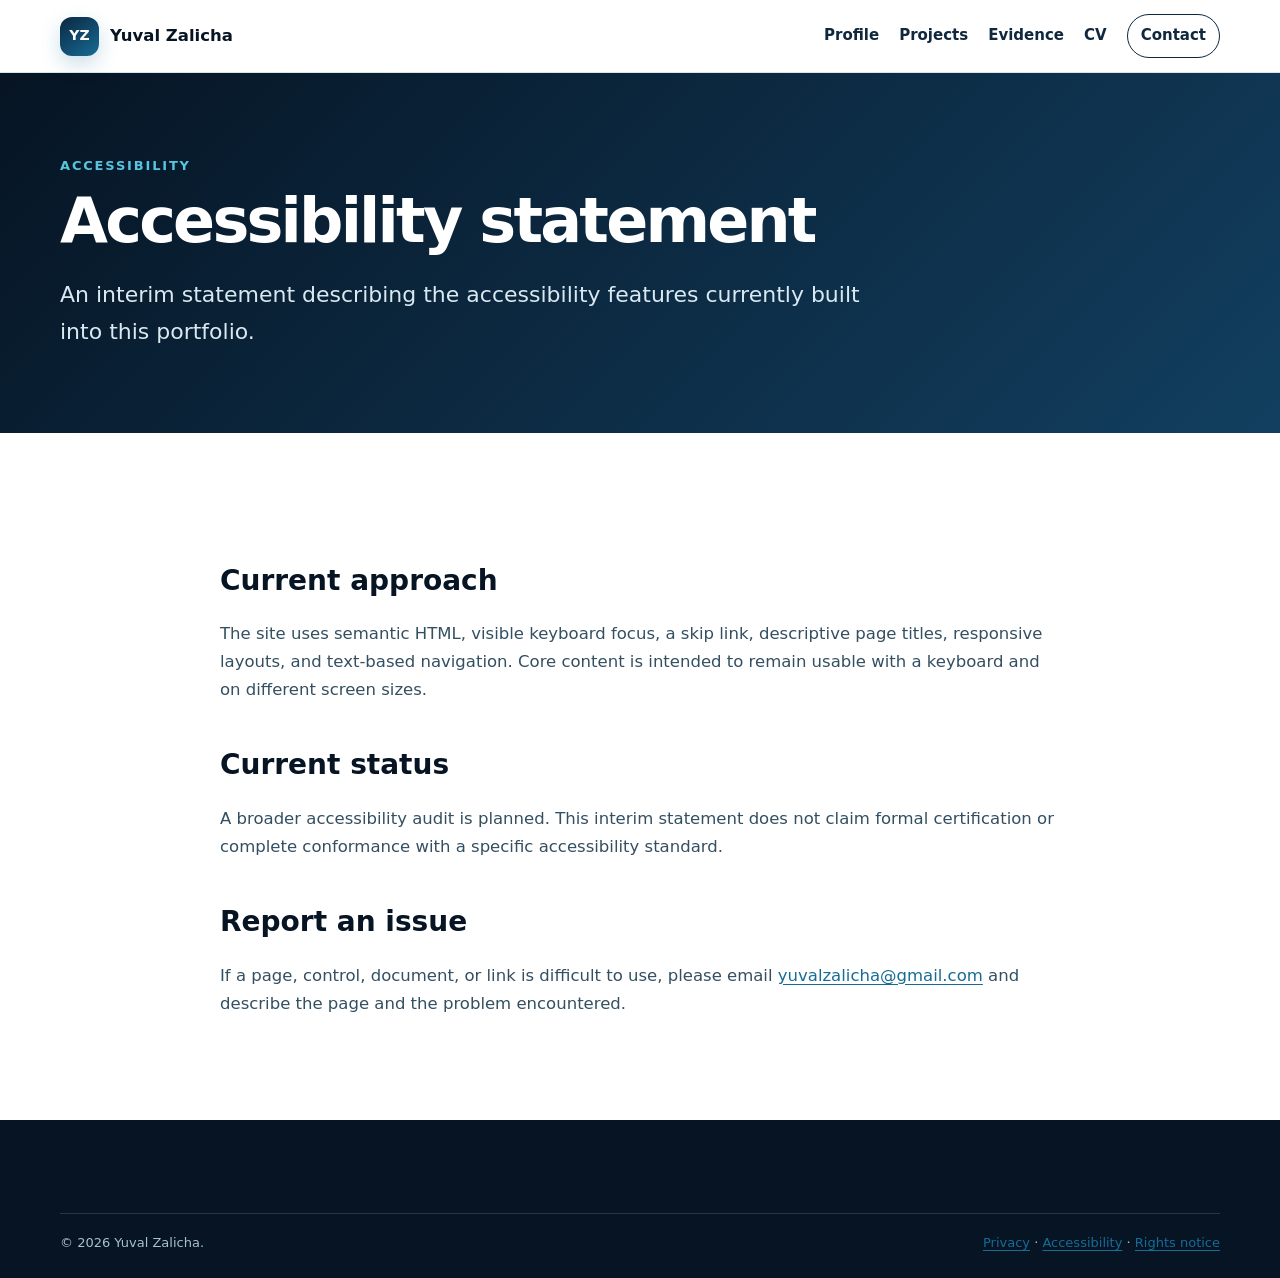
<file: accessibility.html>
<!doctype html><html lang="en"><head><meta charset="utf-8"><meta name="viewport" content="width=device-width,initial-scale=1"><meta name="robots" content="index,follow"><title>Accessibility Statement | Yuval Zalicha</title><meta name="description" content="Interim accessibility statement for Yuval Zalicha's public engineering portfolio."><link rel="canonical" href="https://yuvalzalicha.github.io/accessibility.html"><link rel="icon" href="assets/favicon.svg" type="image/svg+xml"><link rel="stylesheet" href="assets/site.css"></head><body><a class="skip-link" href="#main">Skip to content</a><header class="site-header"><div class="container nav-wrap"><a class="brand" href="index.html"><span class="brand-mark">YZ</span><span>Yuval Zalicha</span></a><button class="nav-toggle" type="button" aria-expanded="false" aria-controls="site-navigation">Menu</button><nav class="site-nav" id="site-navigation" data-open="false"><a href="profile.html">Profile</a><a href="projects/">Projects</a><a href="evidence.html">Evidence</a><a href="cv.html">CV</a><a class="nav-cta" href="mailto:yuvalzalicha@gmail.com">Contact</a></nav></div></header><main id="main"><section class="page-hero"><div class="container page-title"><p class="eyebrow">Accessibility</p><h1>Accessibility statement</h1><p class="page-deck">An interim statement describing the accessibility features currently built into this portfolio.</p></div></section><section class="section"><div class="narrow prose"><h2>Current approach</h2><p>The site uses semantic HTML, visible keyboard focus, a skip link, descriptive page titles, responsive layouts, and text-based navigation. Core content is intended to remain usable with a keyboard and on different screen sizes.</p><h2>Current status</h2><p>A broader accessibility audit is planned. This interim statement does not claim formal certification or complete conformance with a specific accessibility standard.</p><h2>Report an issue</h2><p>If a page, control, document, or link is difficult to use, please email <a href="mailto:yuvalzalicha@gmail.com?subject=Portfolio%20accessibility%20issue">yuvalzalicha@gmail.com</a> and describe the page and the problem encountered.</p></div></section></main><footer class="site-footer"><div class="container footer-bottom"><span>© <span data-year>2026</span> Yuval Zalicha.</span><span><a href="privacy.html">Privacy</a> · <a href="accessibility.html">Accessibility</a> · <a href="notice.html">Rights notice</a></span></div></footer><script src="assets/site.js" defer></script></body></html>
</file>
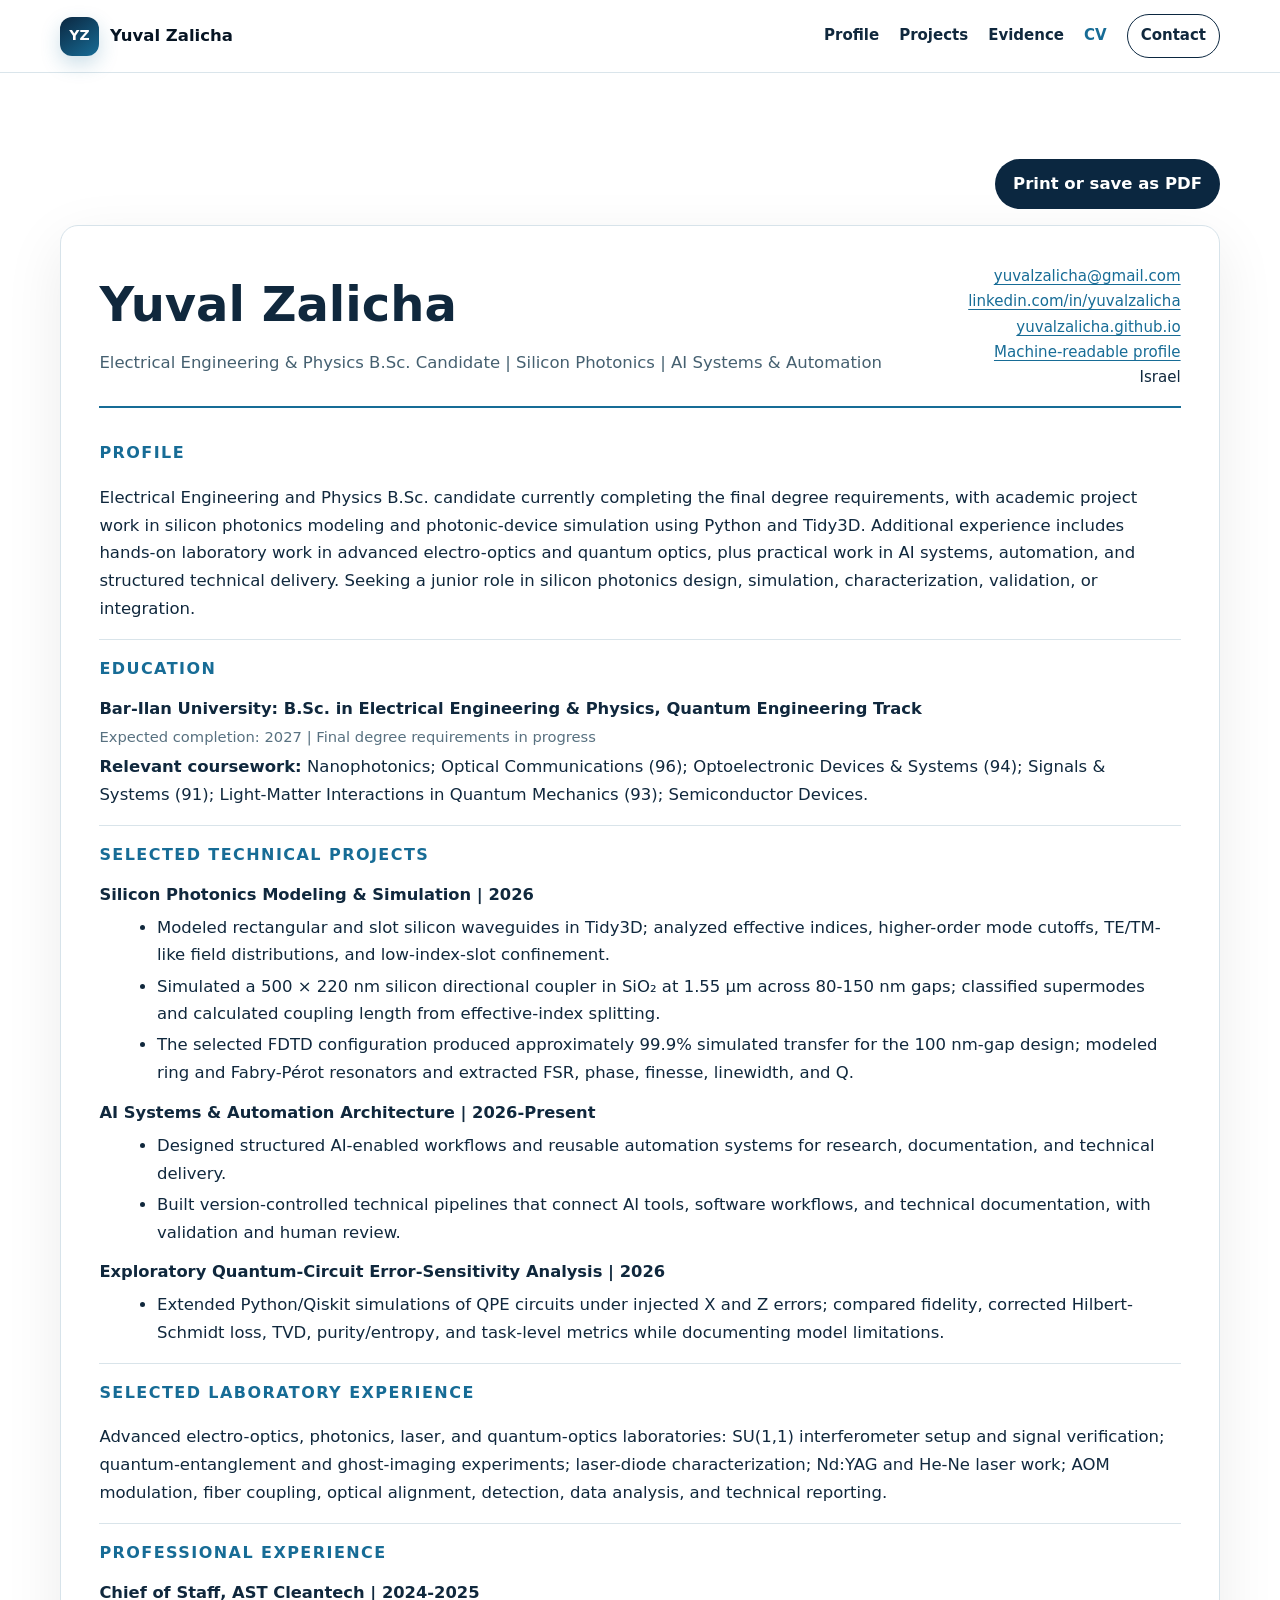
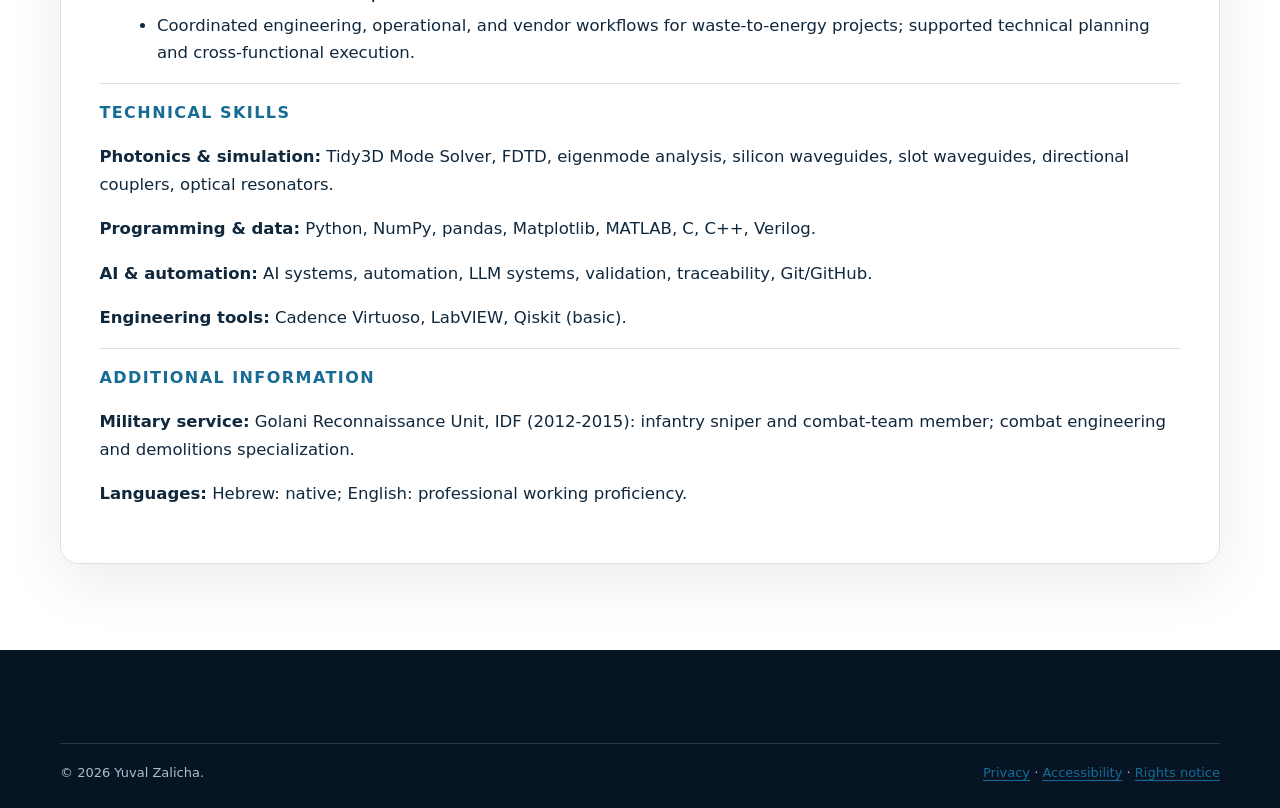
<file: cv.html>
<!doctype html><html lang="en"><head><meta charset="utf-8"><meta name="viewport" content="width=device-width,initial-scale=1"><meta name="robots" content="index,follow"><title>Public CV | Yuval Zalicha</title><meta name="description" content="Print-friendly public CV of Yuval Zalicha."><link rel="canonical" href="https://yuvalzalicha.github.io/cv.html"><link rel="icon" href="assets/favicon.svg" type="image/svg+xml"><link rel="stylesheet" href="assets/site.css"><style>.cv-sheet{background:#fff;color:#10283d;border:1px solid #d7e3ea;box-shadow:0 18px 60px rgba(0,0,0,.08);padding:clamp(1.2rem,3vw,3rem);border-radius:18px}.cv-head{display:flex;justify-content:space-between;gap:1.5rem;align-items:flex-start;border-bottom:2px solid #176c96;padding-bottom:1rem;margin-bottom:1rem}.cv-head h1{margin:0;font-size:clamp(2rem,4vw,3rem)}.cv-head p{margin:.25rem 0 0;color:#456070}.cv-contact{text-align:right;font-size:.94rem}.cv-section{padding-top:1rem;margin-top:1rem;border-top:1px solid #d9e4ea}.cv-section:first-of-type{border-top:0}.cv-section h2{font-size:1rem;letter-spacing:.09em;text-transform:uppercase;color:#176c96;margin:0 0 .55rem}.cv-entry{margin:.75rem 0}.cv-entry h3{font-size:1.02rem;margin:0 0 .2rem}.cv-entry p{margin:.2rem 0}.cv-entry ul{margin:.35rem 0 0 1.1rem}.cv-entry li{margin:.22rem 0}.cv-meta{color:#587180;font-size:.92rem}.cv-print{display:flex;justify-content:flex-end;margin-bottom:1rem}@media(max-width:680px){.cv-head{display:block}.cv-contact{text-align:left;margin-top:.7rem}}@media print{.site-header,.site-footer,.cv-print{display:none!important}.section{padding:0}.container{max-width:none;padding:0}.cv-sheet{border:0;box-shadow:none;border-radius:0;padding:0}.cv-entry{break-inside:avoid}}</style></head><body><a class="skip-link" href="#main">Skip to content</a><header class="site-header"><div class="container nav-wrap"><a class="brand" href="index.html"><span class="brand-mark">YZ</span><span>Yuval Zalicha</span></a><button class="nav-toggle" type="button" aria-expanded="false" aria-controls="site-navigation">Menu</button><nav class="site-nav" id="site-navigation" data-open="false"><a href="profile.html">Profile</a><a href="projects/">Projects</a><a href="evidence.html">Evidence</a><a aria-current="page" href="cv.html">CV</a><a class="nav-cta" href="mailto:yuvalzalicha@gmail.com">Contact</a></nav></div></header><main id="main" class="section"><div class="container"><div class="cv-print"><button class="button button-dark" type="button" onclick="window.print()">Print or save as PDF</button></div><article class="cv-sheet"><header class="cv-head"><div><h1>Yuval Zalicha</h1><p>Electrical Engineering & Physics B.Sc. Candidate | Silicon Photonics | AI Systems & Automation</p></div><div class="cv-contact"><a href="mailto:yuvalzalicha@gmail.com">yuvalzalicha@gmail.com</a><br><a href="https://www.linkedin.com/in/yuvalzalicha" target="_blank" rel="noopener noreferrer">linkedin.com/in/yuvalzalicha</a><br><a href="https://yuvalzalicha.github.io/">yuvalzalicha.github.io</a><br><a href="https://yuvalzalicha.github.io/data/candidate-profile.json">Machine-readable profile</a><br>Israel</div></header><section class="cv-section"><h2>Profile</h2><p>Electrical Engineering and Physics B.Sc. candidate currently completing the final degree requirements, with academic project work in silicon photonics modeling and photonic-device simulation using Python and Tidy3D. Additional experience includes hands-on laboratory work in advanced electro-optics and quantum optics, plus practical work in AI systems, automation, and structured technical delivery. Seeking a junior role in silicon photonics design, simulation, characterization, validation, or integration.</p></section><section class="cv-section"><h2>Education</h2><div class="cv-entry"><h3>Bar-Ilan University: B.Sc. in Electrical Engineering & Physics, Quantum Engineering Track</h3><p class="cv-meta">Expected completion: 2027 | Final degree requirements in progress</p><p><strong>Relevant coursework:</strong> Nanophotonics; Optical Communications (96); Optoelectronic Devices & Systems (94); Signals & Systems (91); Light-Matter Interactions in Quantum Mechanics (93); Semiconductor Devices.</p></div></section><section class="cv-section"><h2>Selected Technical Projects</h2><div class="cv-entry"><h3>Silicon Photonics Modeling & Simulation | 2026</h3><ul><li>Modeled rectangular and slot silicon waveguides in Tidy3D; analyzed effective indices, higher-order mode cutoffs, TE/TM-like field distributions, and low-index-slot confinement.</li><li>Simulated a 500 × 220 nm silicon directional coupler in SiO₂ at 1.55 μm across 80-150 nm gaps; classified supermodes and calculated coupling length from effective-index splitting.</li><li>The selected FDTD configuration produced approximately 99.9% simulated transfer for the 100 nm-gap design; modeled ring and Fabry-Pérot resonators and extracted FSR, phase, finesse, linewidth, and Q.</li></ul></div><div class="cv-entry"><h3>AI Systems & Automation Architecture | 2026-Present</h3><ul><li>Designed structured AI-enabled workflows and reusable automation systems for research, documentation, and technical delivery.</li><li>Built version-controlled technical pipelines that connect AI tools, software workflows, and technical documentation, with validation and human review.</li></ul></div><div class="cv-entry"><h3>Exploratory Quantum-Circuit Error-Sensitivity Analysis | 2026</h3><ul><li>Extended Python/Qiskit simulations of QPE circuits under injected X and Z errors; compared fidelity, corrected Hilbert-Schmidt loss, TVD, purity/entropy, and task-level metrics while documenting model limitations.</li></ul></div></section><section class="cv-section"><h2>Selected Laboratory Experience</h2><p>Advanced electro-optics, photonics, laser, and quantum-optics laboratories: SU(1,1) interferometer setup and signal verification; quantum-entanglement and ghost-imaging experiments; laser-diode characterization; Nd:YAG and He-Ne laser work; AOM modulation, fiber coupling, optical alignment, detection, data analysis, and technical reporting.</p></section><section class="cv-section"><h2>Professional Experience</h2><div class="cv-entry"><h3>Chief of Staff, AST Cleantech | 2024-2025</h3><ul><li>Coordinated engineering, operational, and vendor workflows for waste-to-energy projects; supported technical planning and cross-functional execution.</li></ul></div></section><section class="cv-section"><h2>Technical Skills</h2><p><strong>Photonics & simulation:</strong> Tidy3D Mode Solver, FDTD, eigenmode analysis, silicon waveguides, slot waveguides, directional couplers, optical resonators.</p><p><strong>Programming & data:</strong> Python, NumPy, pandas, Matplotlib, MATLAB, C, C++, Verilog.</p><p><strong>AI & automation:</strong> AI systems, automation, LLM systems, validation, traceability, Git/GitHub.</p><p><strong>Engineering tools:</strong> Cadence Virtuoso, LabVIEW, Qiskit (basic).</p></section><section class="cv-section"><h2>Additional Information</h2><p><strong>Military service:</strong> Golani Reconnaissance Unit, IDF (2012-2015): infantry sniper and combat-team member; combat engineering and demolitions specialization.</p><p><strong>Languages:</strong> Hebrew: native; English: professional working proficiency.</p></section></article></div></main><footer class="site-footer"><div class="container footer-bottom"><span>© <span data-year>2026</span> Yuval Zalicha.</span><span><a href="privacy.html">Privacy</a> · <a href="accessibility.html">Accessibility</a> · <a href="notice.html">Rights notice</a></span></div></footer><script src="assets/site.js" defer></script></body></html>
</file>
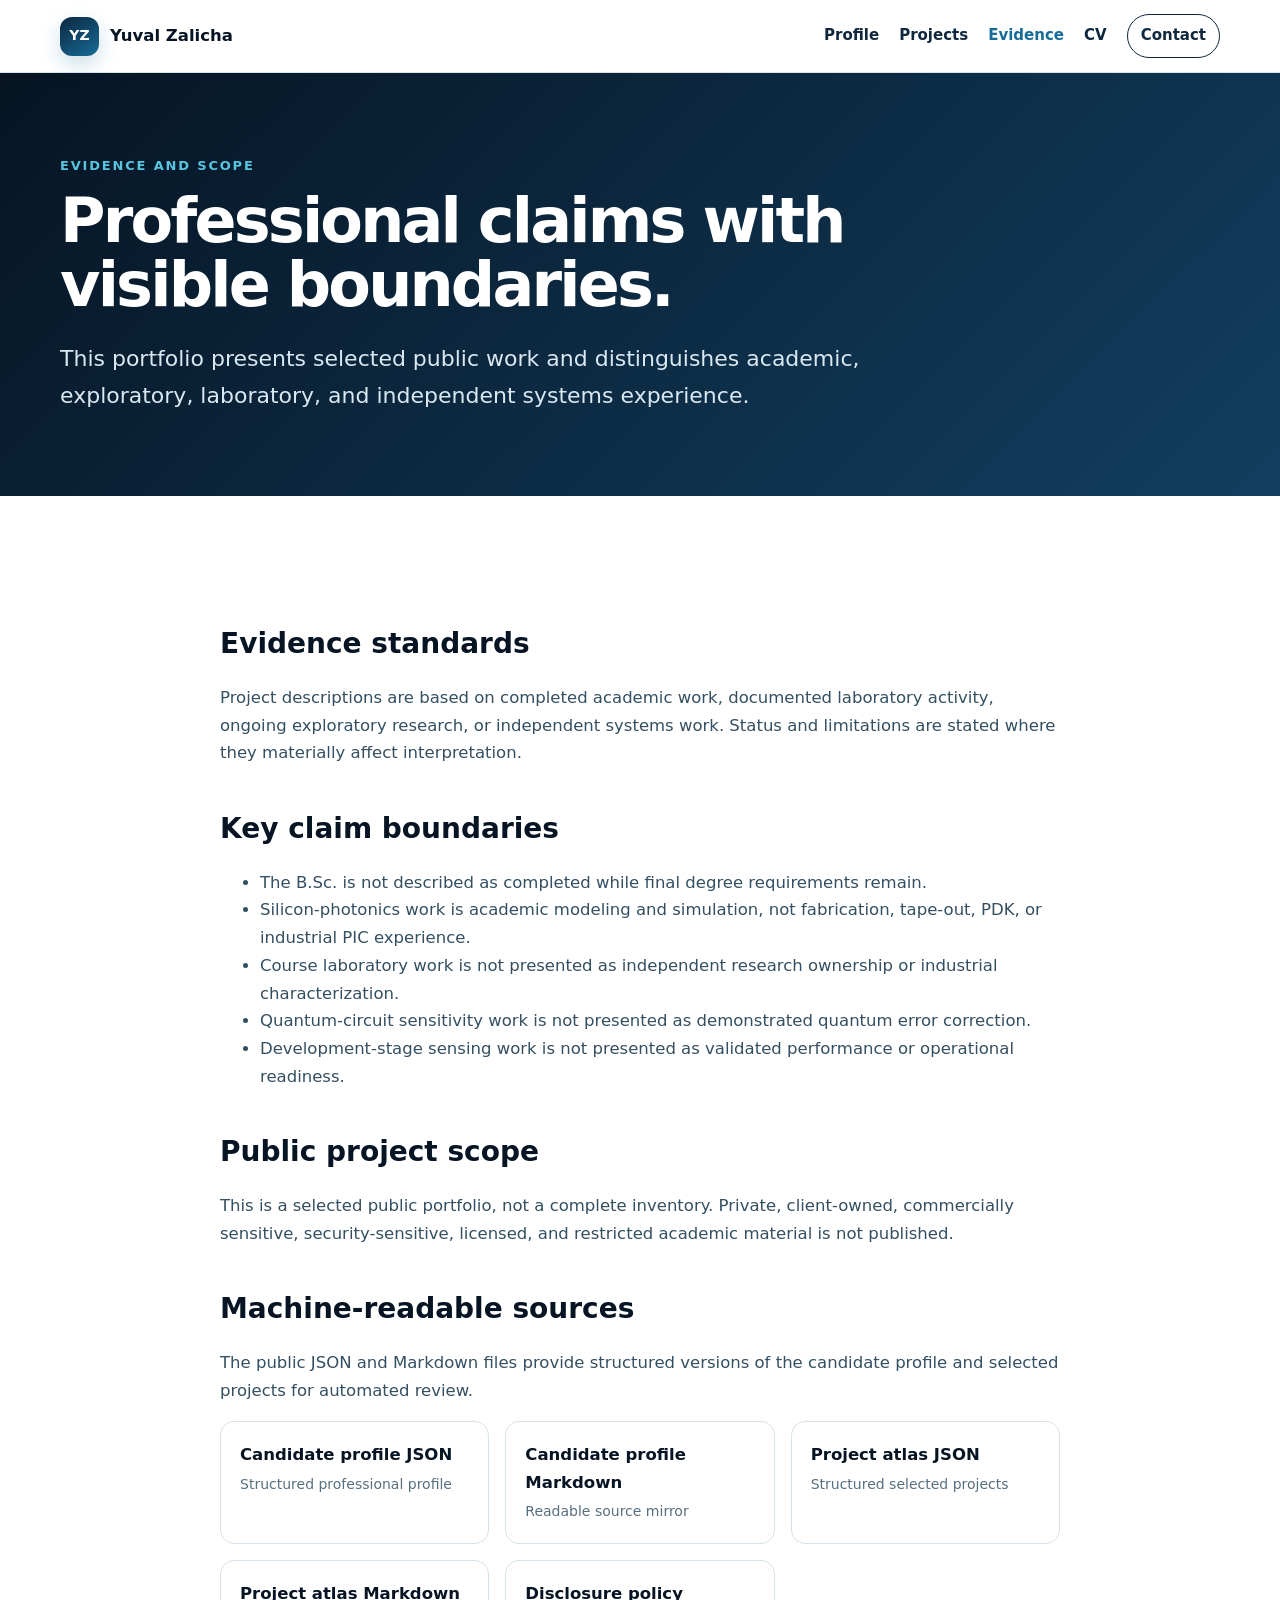
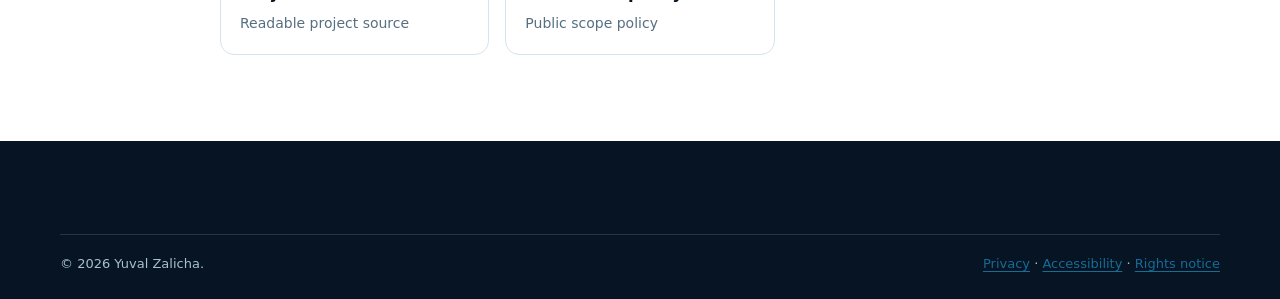
<file: evidence.html>
<!doctype html><html lang="en"><head><meta charset="utf-8"><meta name="viewport" content="width=device-width,initial-scale=1"><meta name="robots" content="index,follow"><title>Evidence & Scope | Yuval Zalicha</title><meta name="description" content="Evidence standards and public claim boundaries for Yuval Zalicha's engineering portfolio."><link rel="canonical" href="https://yuvalzalicha.github.io/evidence.html"><link rel="icon" href="assets/favicon.svg" type="image/svg+xml"><link rel="stylesheet" href="assets/site.css"><meta property="og:title" content="Evidence & Scope | Yuval Zalicha"><meta property="og:image" content="https://yuvalzalicha.github.io/assets/social-card.svg"></head><body><a class="skip-link" href="#main">Skip to content</a><header class="site-header"><div class="container nav-wrap"><a class="brand" href="index.html"><span class="brand-mark">YZ</span><span>Yuval Zalicha</span></a><button class="nav-toggle" type="button" aria-expanded="false" aria-controls="site-navigation">Menu</button><nav class="site-nav" id="site-navigation" data-open="false"><a href="profile.html">Profile</a><a href="projects/">Projects</a><a aria-current="page" href="evidence.html">Evidence</a><a href="cv.html">CV</a><a class="nav-cta" href="mailto:yuvalzalicha@gmail.com">Contact</a></nav></div></header><main id="main"><section class="page-hero"><div class="container page-title"><p class="eyebrow">Evidence and scope</p><h1>Professional claims with visible boundaries.</h1><p class="page-deck">This portfolio presents selected public work and distinguishes academic, exploratory, laboratory, and independent systems experience.</p></div></section><section class="section"><div class="narrow prose"><h2>Evidence standards</h2><p>Project descriptions are based on completed academic work, documented laboratory activity, ongoing exploratory research, or independent systems work. Status and limitations are stated where they materially affect interpretation.</p><h2>Key claim boundaries</h2><ul><li>The B.Sc. is not described as completed while final degree requirements remain.</li><li>Silicon-photonics work is academic modeling and simulation, not fabrication, tape-out, PDK, or industrial PIC experience.</li><li>Course laboratory work is not presented as independent research ownership or industrial characterization.</li><li>Quantum-circuit sensitivity work is not presented as demonstrated quantum error correction.</li><li>Development-stage sensing work is not presented as validated performance or operational readiness.</li></ul><h2>Public project scope</h2><p>This is a selected public portfolio, not a complete inventory. Private, client-owned, commercially sensitive, security-sensitive, licensed, and restricted academic material is not published.</p><h2>Machine-readable sources</h2><p>The public JSON and Markdown files provide structured versions of the candidate profile and selected projects for automated review.</p><div class="link-cards"><a class="link-card" href="data/candidate-profile.json"><strong>Candidate profile JSON</strong><span>Structured professional profile</span></a><a class="link-card" href="data/candidate-profile.md"><strong>Candidate profile Markdown</strong><span>Readable source mirror</span></a><a class="link-card" href="data/project-atlas.json"><strong>Project atlas JSON</strong><span>Structured selected projects</span></a><a class="link-card" href="data/project-atlas.md"><strong>Project atlas Markdown</strong><span>Readable project source</span></a><a class="link-card" href="PROJECT_DISCLOSURE_POLICY.md"><strong>Disclosure policy</strong><span>Public scope policy</span></a></div></div></section></main><footer class="site-footer"><div class="container footer-bottom"><span>© <span data-year>2026</span> Yuval Zalicha.</span><span><a href="privacy.html">Privacy</a> · <a href="accessibility.html">Accessibility</a> · <a href="notice.html">Rights notice</a></span></div></footer><script src="assets/site.js" defer></script></body></html>
</file>
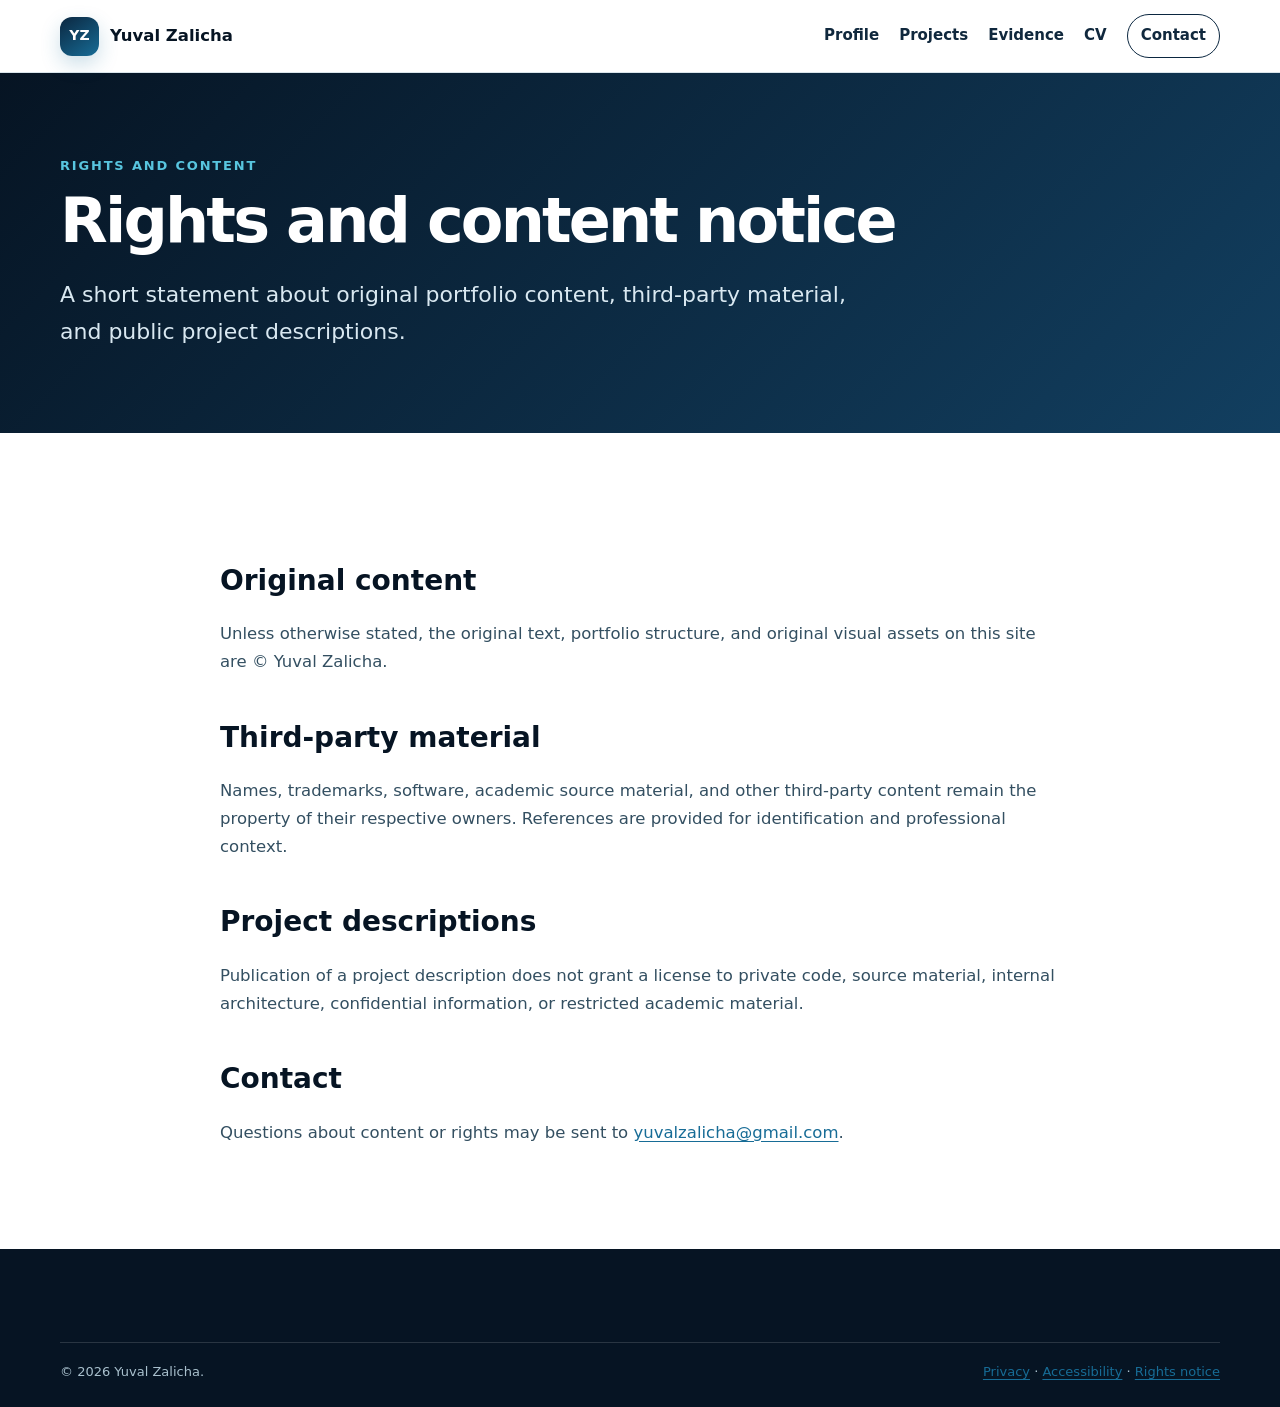
<file: notice.html>
<!doctype html><html lang="en"><head><meta charset="utf-8"><meta name="viewport" content="width=device-width,initial-scale=1"><meta name="robots" content="index,follow"><title>Rights and Content Notice | Yuval Zalicha</title><meta name="description" content="Rights and content notice for Yuval Zalicha's public engineering portfolio."><link rel="canonical" href="https://yuvalzalicha.github.io/notice.html"><link rel="icon" href="assets/favicon.svg" type="image/svg+xml"><link rel="stylesheet" href="assets/site.css"></head><body><a class="skip-link" href="#main">Skip to content</a><header class="site-header"><div class="container nav-wrap"><a class="brand" href="index.html"><span class="brand-mark">YZ</span><span>Yuval Zalicha</span></a><button class="nav-toggle" type="button" aria-expanded="false" aria-controls="site-navigation">Menu</button><nav class="site-nav" id="site-navigation" data-open="false"><a href="profile.html">Profile</a><a href="projects/">Projects</a><a href="evidence.html">Evidence</a><a href="cv.html">CV</a><a class="nav-cta" href="mailto:yuvalzalicha@gmail.com">Contact</a></nav></div></header><main id="main"><section class="page-hero"><div class="container page-title"><p class="eyebrow">Rights and content</p><h1>Rights and content notice</h1><p class="page-deck">A short statement about original portfolio content, third-party material, and public project descriptions.</p></div></section><section class="section"><div class="narrow prose"><h2>Original content</h2><p>Unless otherwise stated, the original text, portfolio structure, and original visual assets on this site are © Yuval Zalicha.</p><h2>Third-party material</h2><p>Names, trademarks, software, academic source material, and other third-party content remain the property of their respective owners. References are provided for identification and professional context.</p><h2>Project descriptions</h2><p>Publication of a project description does not grant a license to private code, source material, internal architecture, confidential information, or restricted academic material.</p><h2>Contact</h2><p>Questions about content or rights may be sent to <a href="mailto:yuvalzalicha@gmail.com">yuvalzalicha@gmail.com</a>.</p></div></section></main><footer class="site-footer"><div class="container footer-bottom"><span>© <span data-year>2026</span> Yuval Zalicha.</span><span><a href="privacy.html">Privacy</a> · <a href="accessibility.html">Accessibility</a> · <a href="notice.html">Rights notice</a></span></div></footer><script src="assets/site.js" defer></script></body></html>
</file>
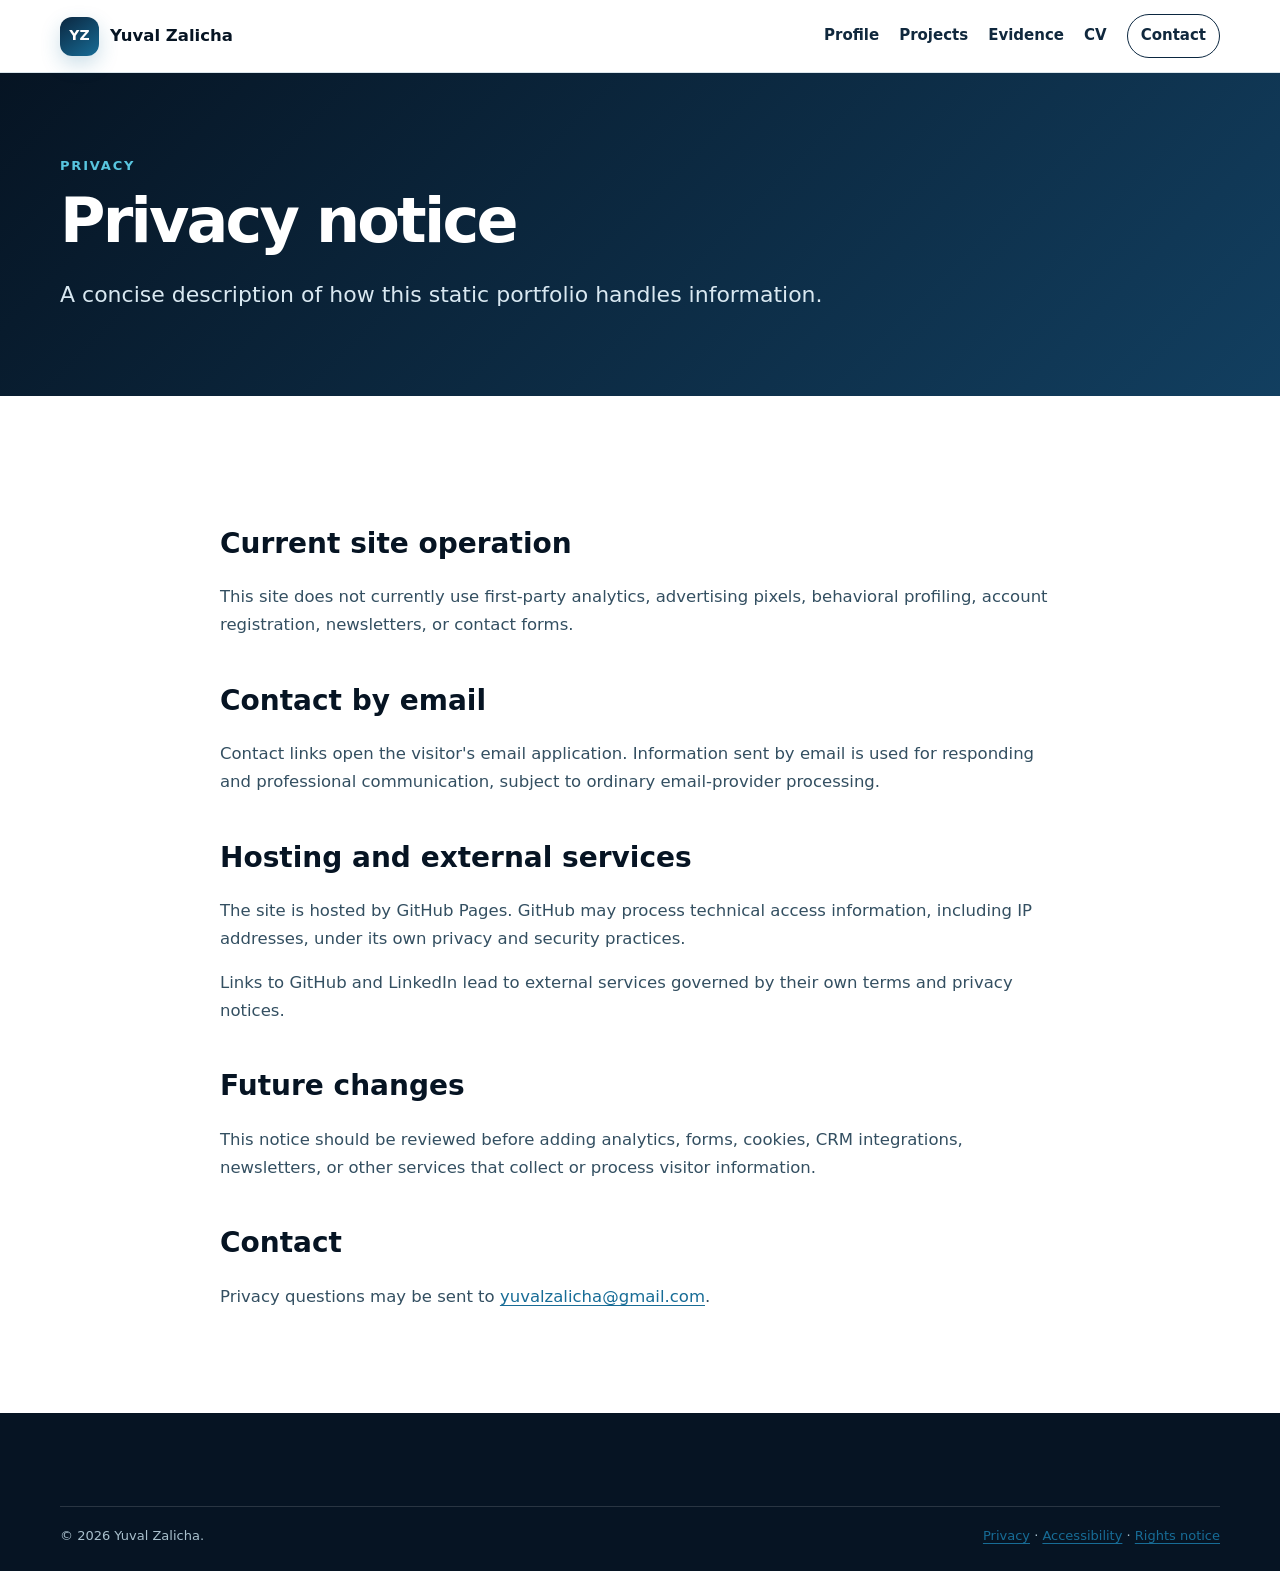
<file: privacy.html>
<!doctype html><html lang="en"><head><meta charset="utf-8"><meta name="viewport" content="width=device-width,initial-scale=1"><meta name="robots" content="index,follow"><title>Privacy Notice | Yuval Zalicha</title><meta name="description" content="Privacy notice for Yuval Zalicha's public engineering portfolio."><link rel="canonical" href="https://yuvalzalicha.github.io/privacy.html"><link rel="icon" href="assets/favicon.svg" type="image/svg+xml"><link rel="stylesheet" href="assets/site.css"></head><body><a class="skip-link" href="#main">Skip to content</a><header class="site-header"><div class="container nav-wrap"><a class="brand" href="index.html"><span class="brand-mark">YZ</span><span>Yuval Zalicha</span></a><button class="nav-toggle" type="button" aria-expanded="false" aria-controls="site-navigation">Menu</button><nav class="site-nav" id="site-navigation" data-open="false"><a href="profile.html">Profile</a><a href="projects/">Projects</a><a href="evidence.html">Evidence</a><a href="cv.html">CV</a><a class="nav-cta" href="mailto:yuvalzalicha@gmail.com">Contact</a></nav></div></header><main id="main"><section class="page-hero"><div class="container page-title"><p class="eyebrow">Privacy</p><h1>Privacy notice</h1><p class="page-deck">A concise description of how this static portfolio handles information.</p></div></section><section class="section"><div class="narrow prose"><h2>Current site operation</h2><p>This site does not currently use first-party analytics, advertising pixels, behavioral profiling, account registration, newsletters, or contact forms.</p><h2>Contact by email</h2><p>Contact links open the visitor's email application. Information sent by email is used for responding and professional communication, subject to ordinary email-provider processing.</p><h2>Hosting and external services</h2><p>The site is hosted by GitHub Pages. GitHub may process technical access information, including IP addresses, under its own privacy and security practices.</p><p>Links to GitHub and LinkedIn lead to external services governed by their own terms and privacy notices.</p><h2>Future changes</h2><p>This notice should be reviewed before adding analytics, forms, cookies, CRM integrations, newsletters, or other services that collect or process visitor information.</p><h2>Contact</h2><p>Privacy questions may be sent to <a href="mailto:yuvalzalicha@gmail.com">yuvalzalicha@gmail.com</a>.</p></div></section></main><footer class="site-footer"><div class="container footer-bottom"><span>© <span data-year>2026</span> Yuval Zalicha.</span><span><a href="privacy.html">Privacy</a> · <a href="accessibility.html">Accessibility</a> · <a href="notice.html">Rights notice</a></span></div></footer><script src="assets/site.js" defer></script></body></html>
</file>
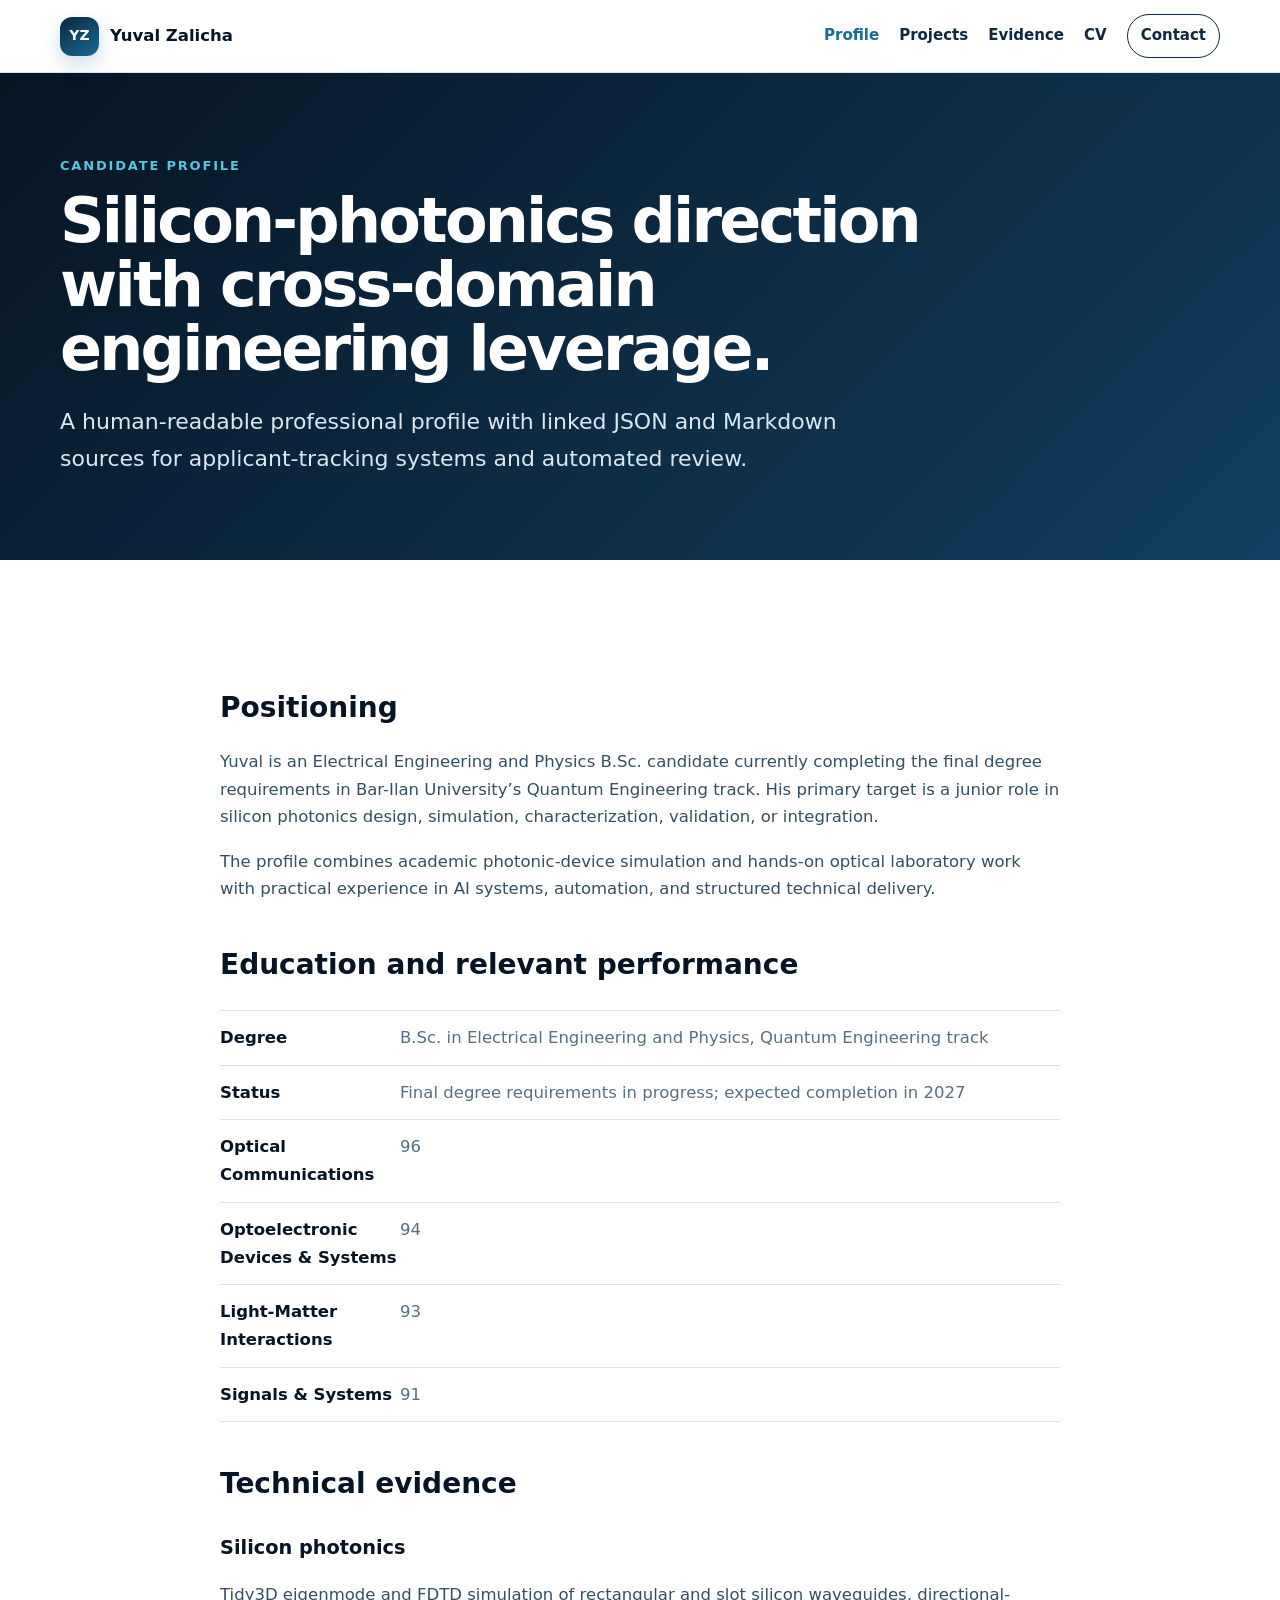
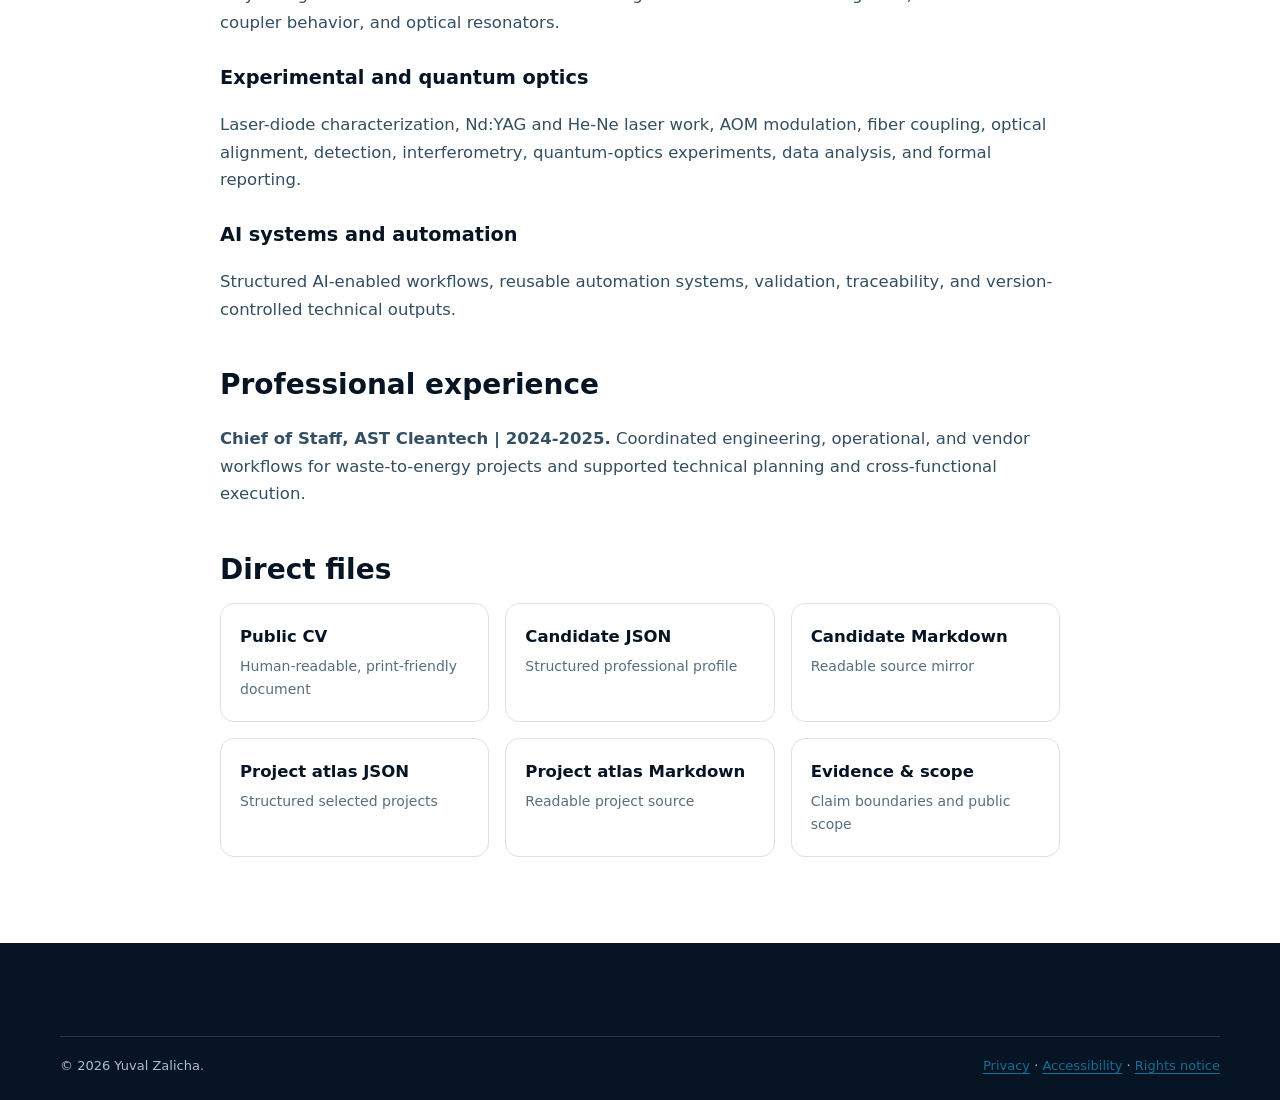
<file: profile.html>
<!doctype html><html lang="en"><head><meta charset="utf-8"><meta name="viewport" content="width=device-width,initial-scale=1"><meta name="robots" content="index,follow"><title>Candidate Profile | Yuval Zalicha</title><meta name="description" content="Public candidate profile for Yuval Zalicha: silicon photonics, experimental optics, quantum systems, AI, and automation."><link rel="canonical" href="https://yuvalzalicha.github.io/profile.html"><link rel="icon" href="assets/favicon.svg" type="image/svg+xml"><link rel="stylesheet" href="assets/site.css"><meta property="og:title" content="Candidate Profile | Yuval Zalicha"><meta property="og:image" content="https://yuvalzalicha.github.io/assets/social-card.svg"></head><body><a class="skip-link" href="#main">Skip to content</a><header class="site-header"><div class="container nav-wrap"><a class="brand" href="index.html"><span class="brand-mark">YZ</span><span>Yuval Zalicha</span></a><button class="nav-toggle" type="button" aria-expanded="false" aria-controls="site-navigation">Menu</button><nav class="site-nav" id="site-navigation" data-open="false"><a aria-current="page" href="profile.html">Profile</a><a href="projects/">Projects</a><a href="evidence.html">Evidence</a><a href="cv.html">CV</a><a class="nav-cta" href="mailto:yuvalzalicha@gmail.com">Contact</a></nav></div></header><main id="main"><section class="page-hero"><div class="container page-title"><p class="eyebrow">Candidate profile</p><h1>Silicon-photonics direction with cross-domain engineering leverage.</h1><p class="page-deck">A human-readable professional profile with linked JSON and Markdown sources for applicant-tracking systems and automated review.</p></div></section><section class="section"><div class="narrow prose"><h2>Positioning</h2><p>Yuval is an Electrical Engineering and Physics B.Sc. candidate currently completing the final degree requirements in Bar-Ilan University’s Quantum Engineering track. His primary target is a junior role in silicon photonics design, simulation, characterization, validation, or integration.</p><p>The profile combines academic photonic-device simulation and hands-on optical laboratory work with practical experience in AI systems, automation, and structured technical delivery.</p><h2>Education and relevant performance</h2><dl class="definition-grid"><dt>Degree</dt><dd>B.Sc. in Electrical Engineering and Physics, Quantum Engineering track</dd><dt>Status</dt><dd>Final degree requirements in progress; expected completion in 2027</dd><dt>Optical Communications</dt><dd>96</dd><dt>Optoelectronic Devices & Systems</dt><dd>94</dd><dt>Light-Matter Interactions</dt><dd>93</dd><dt>Signals & Systems</dt><dd>91</dd></dl><h2>Technical evidence</h2><h3>Silicon photonics</h3><p>Tidy3D eigenmode and FDTD simulation of rectangular and slot silicon waveguides, directional-coupler behavior, and optical resonators.</p><h3>Experimental and quantum optics</h3><p>Laser-diode characterization, Nd:YAG and He-Ne laser work, AOM modulation, fiber coupling, optical alignment, detection, interferometry, quantum-optics experiments, data analysis, and formal reporting.</p><h3>AI systems and automation</h3><p>Structured AI-enabled workflows, reusable automation systems, validation, traceability, and version-controlled technical outputs.</p><h2>Professional experience</h2><p><strong>Chief of Staff, AST Cleantech | 2024-2025.</strong> Coordinated engineering, operational, and vendor workflows for waste-to-energy projects and supported technical planning and cross-functional execution.</p><h2>Direct files</h2><div class="link-cards"><a class="link-card" href="cv.html"><strong>Public CV</strong><span>Human-readable, print-friendly document</span></a><a class="link-card" href="data/candidate-profile.json"><strong>Candidate JSON</strong><span>Structured professional profile</span></a><a class="link-card" href="data/candidate-profile.md"><strong>Candidate Markdown</strong><span>Readable source mirror</span></a><a class="link-card" href="data/project-atlas.json"><strong>Project atlas JSON</strong><span>Structured selected projects</span></a><a class="link-card" href="data/project-atlas.md"><strong>Project atlas Markdown</strong><span>Readable project source</span></a><a class="link-card" href="evidence.html"><strong>Evidence & scope</strong><span>Claim boundaries and public scope</span></a></div></div></section></main><script type="application/ld+json">{"@context":"https://schema.org","@type":"ProfilePage","url":"https://yuvalzalicha.github.io/profile.html","mainEntity":{"@type":"Person","name":"Yuval Zalicha","url":"https://yuvalzalicha.github.io/","sameAs":["https://www.linkedin.com/in/yuvalzalicha","https://github.com/Yuvalzalicha"],"jobTitle":"Electrical Engineering and Physics B.Sc. Candidate","affiliation":{"@type":"CollegeOrUniversity","name":"Bar-Ilan University"},"description":"Electrical Engineering and Physics B.Sc. candidate focused on silicon photonics, experimental optics, AI systems, and automation.","knowsAbout":["Silicon photonics","Tidy3D","FDTD","Optical communications","Experimental optics","Quantum optics","Python","AI systems","Engineering automation"]}}</script><footer class="site-footer"><div class="container footer-bottom"><span>© <span data-year>2026</span> Yuval Zalicha.</span><span><a href="privacy.html">Privacy</a> · <a href="accessibility.html">Accessibility</a> · <a href="notice.html">Rights notice</a></span></div></footer><script src="assets/site.js" defer></script></body></html>
</file>
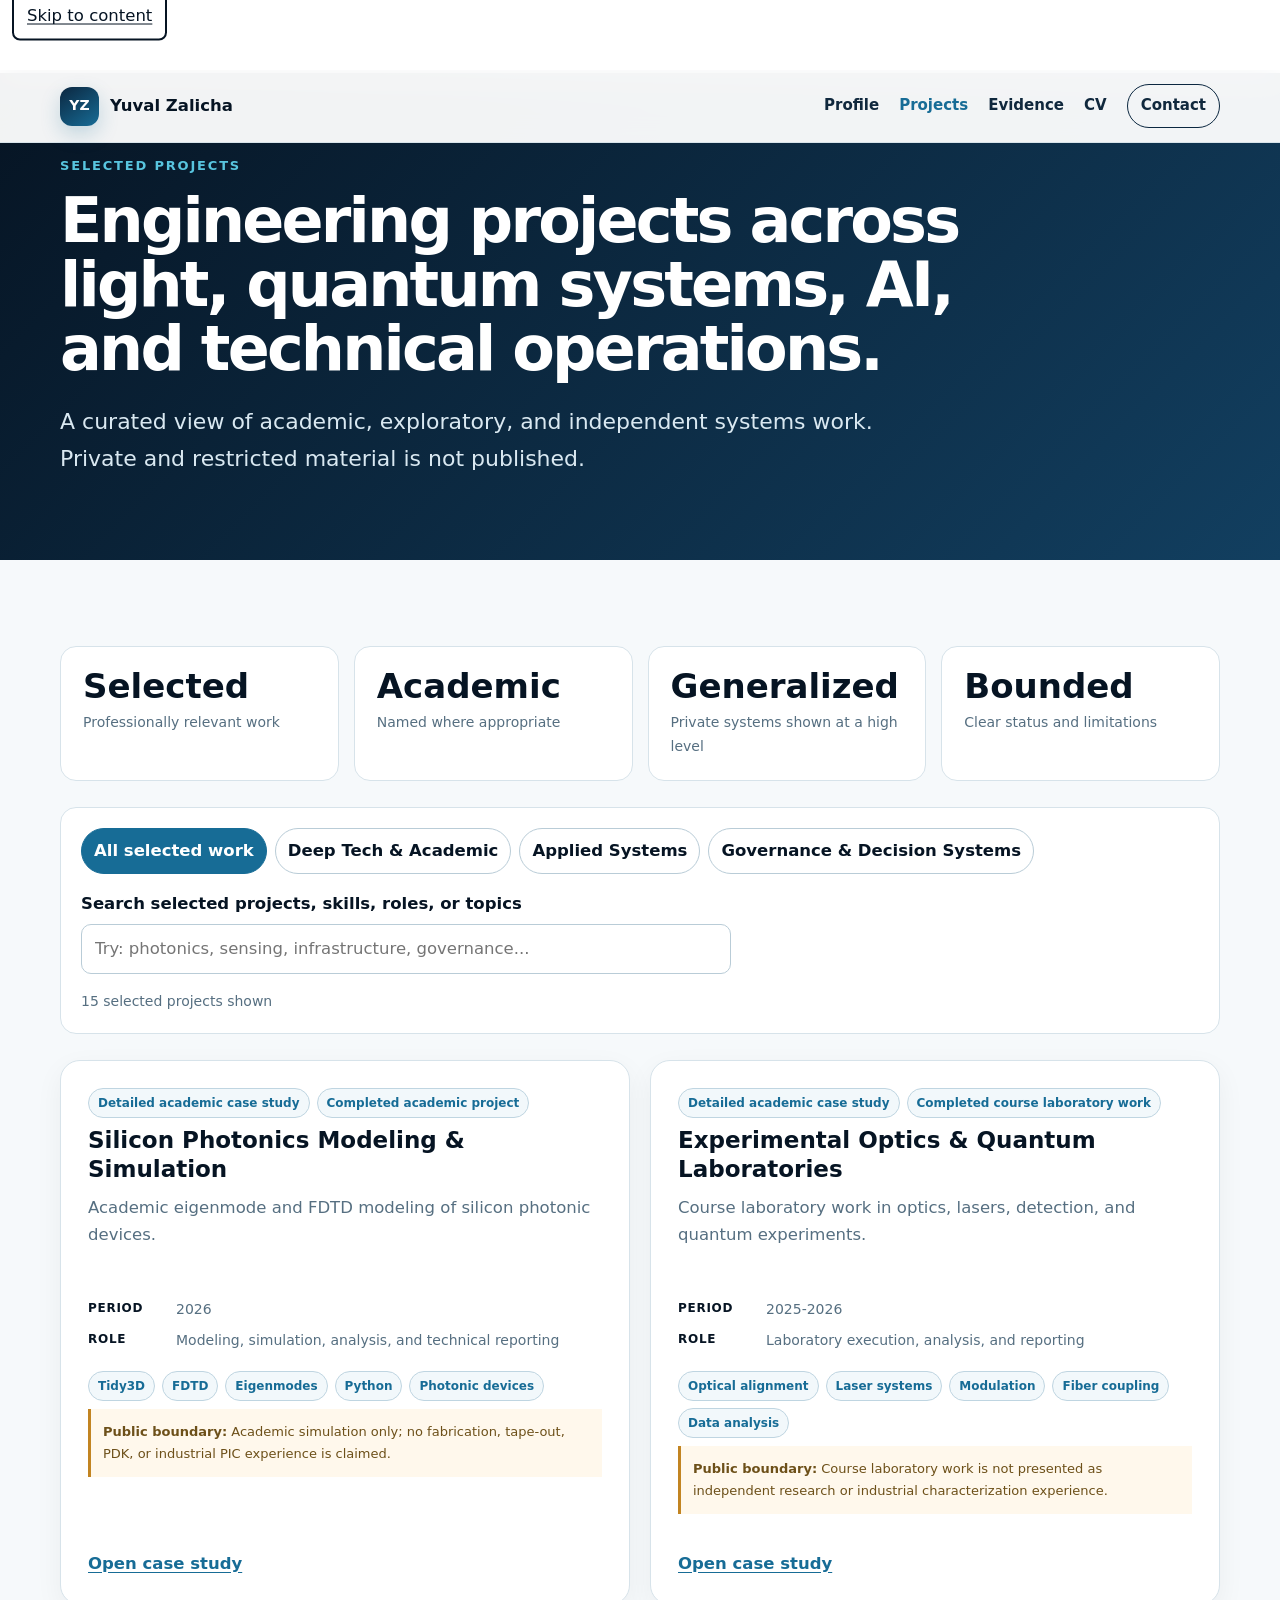
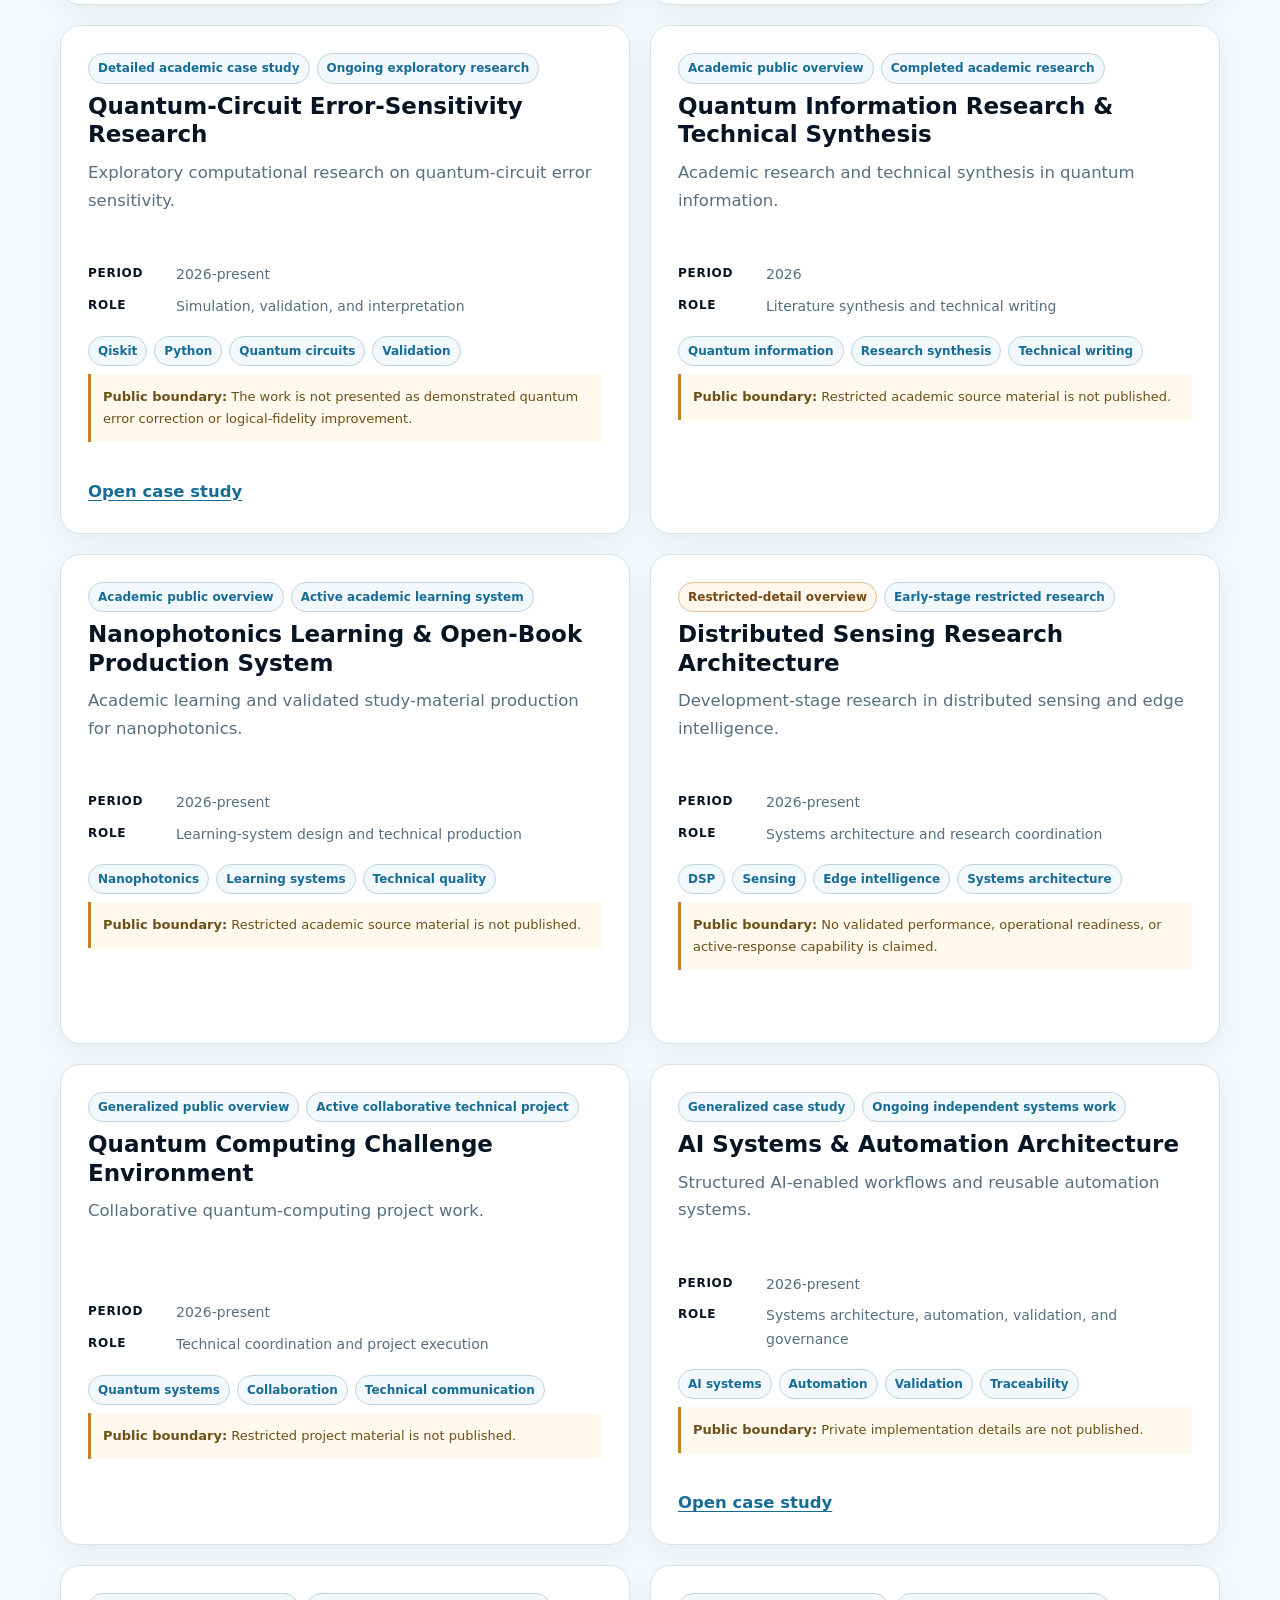
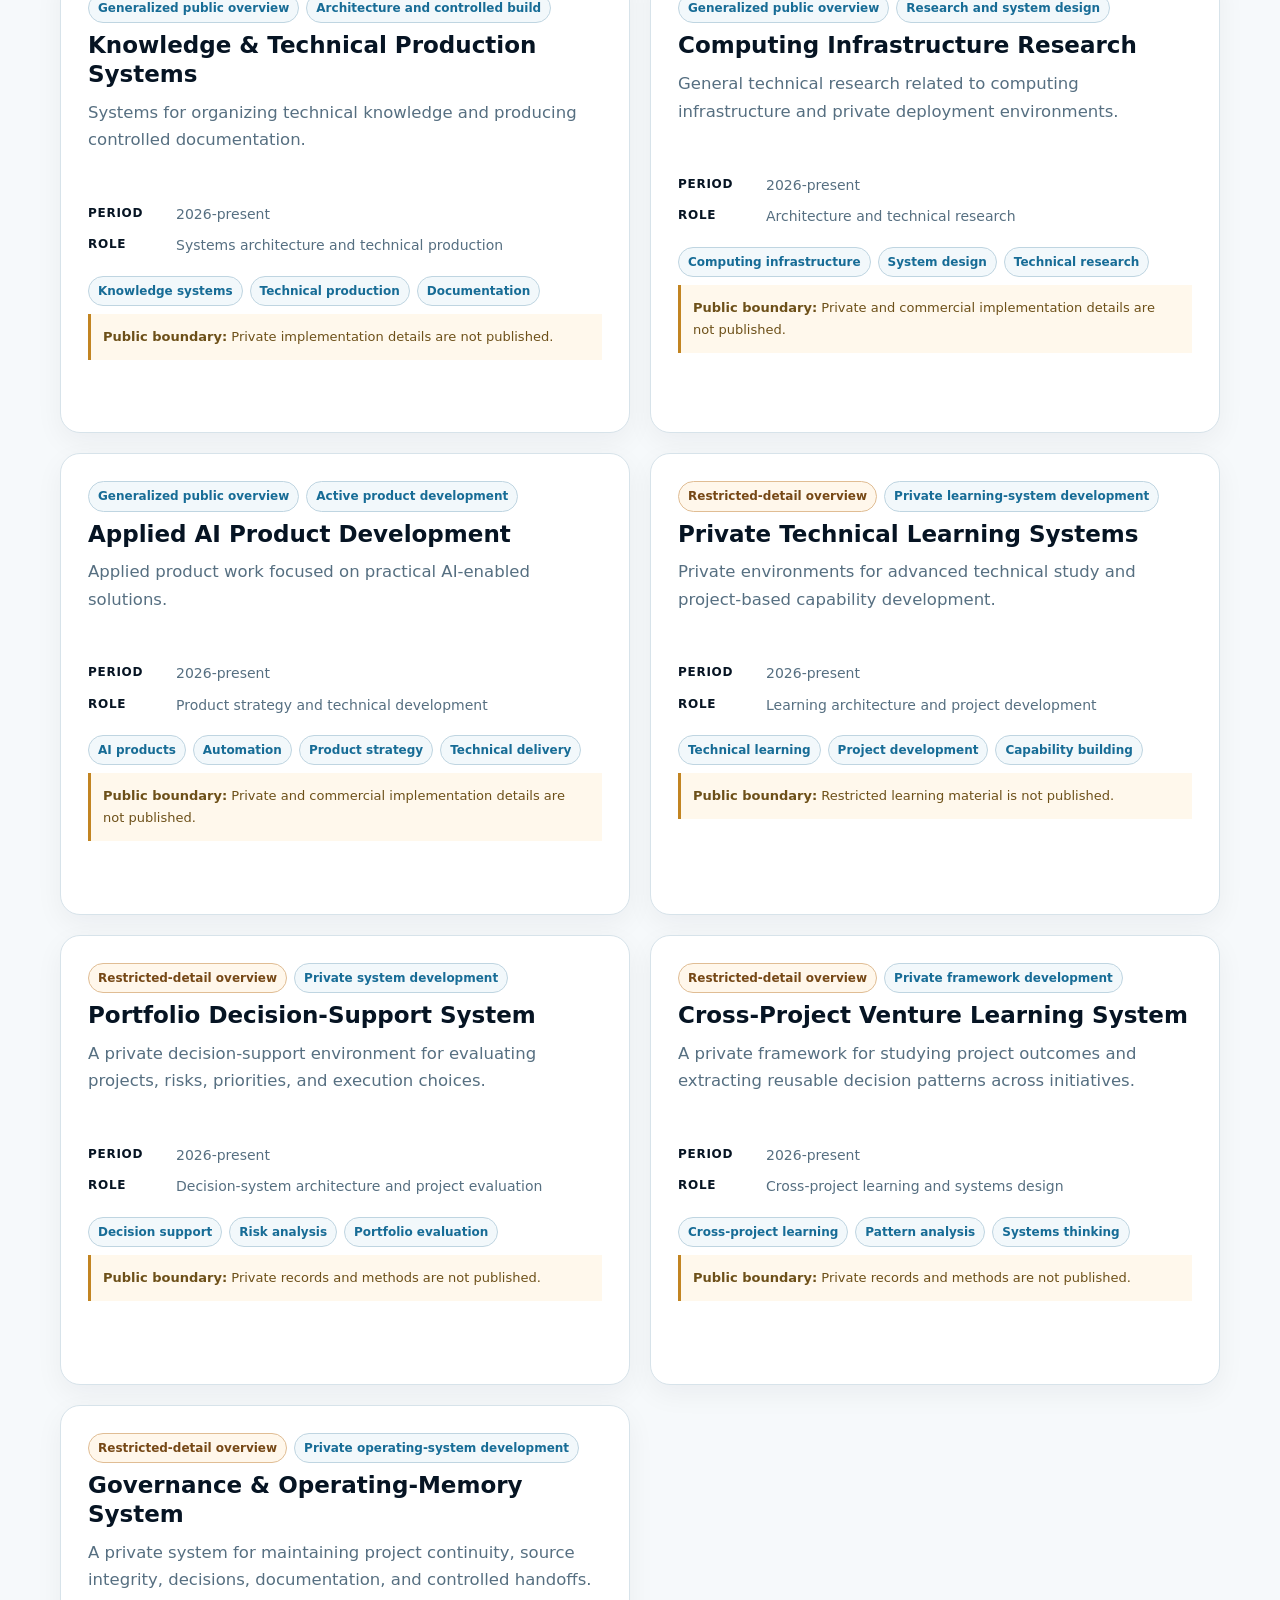
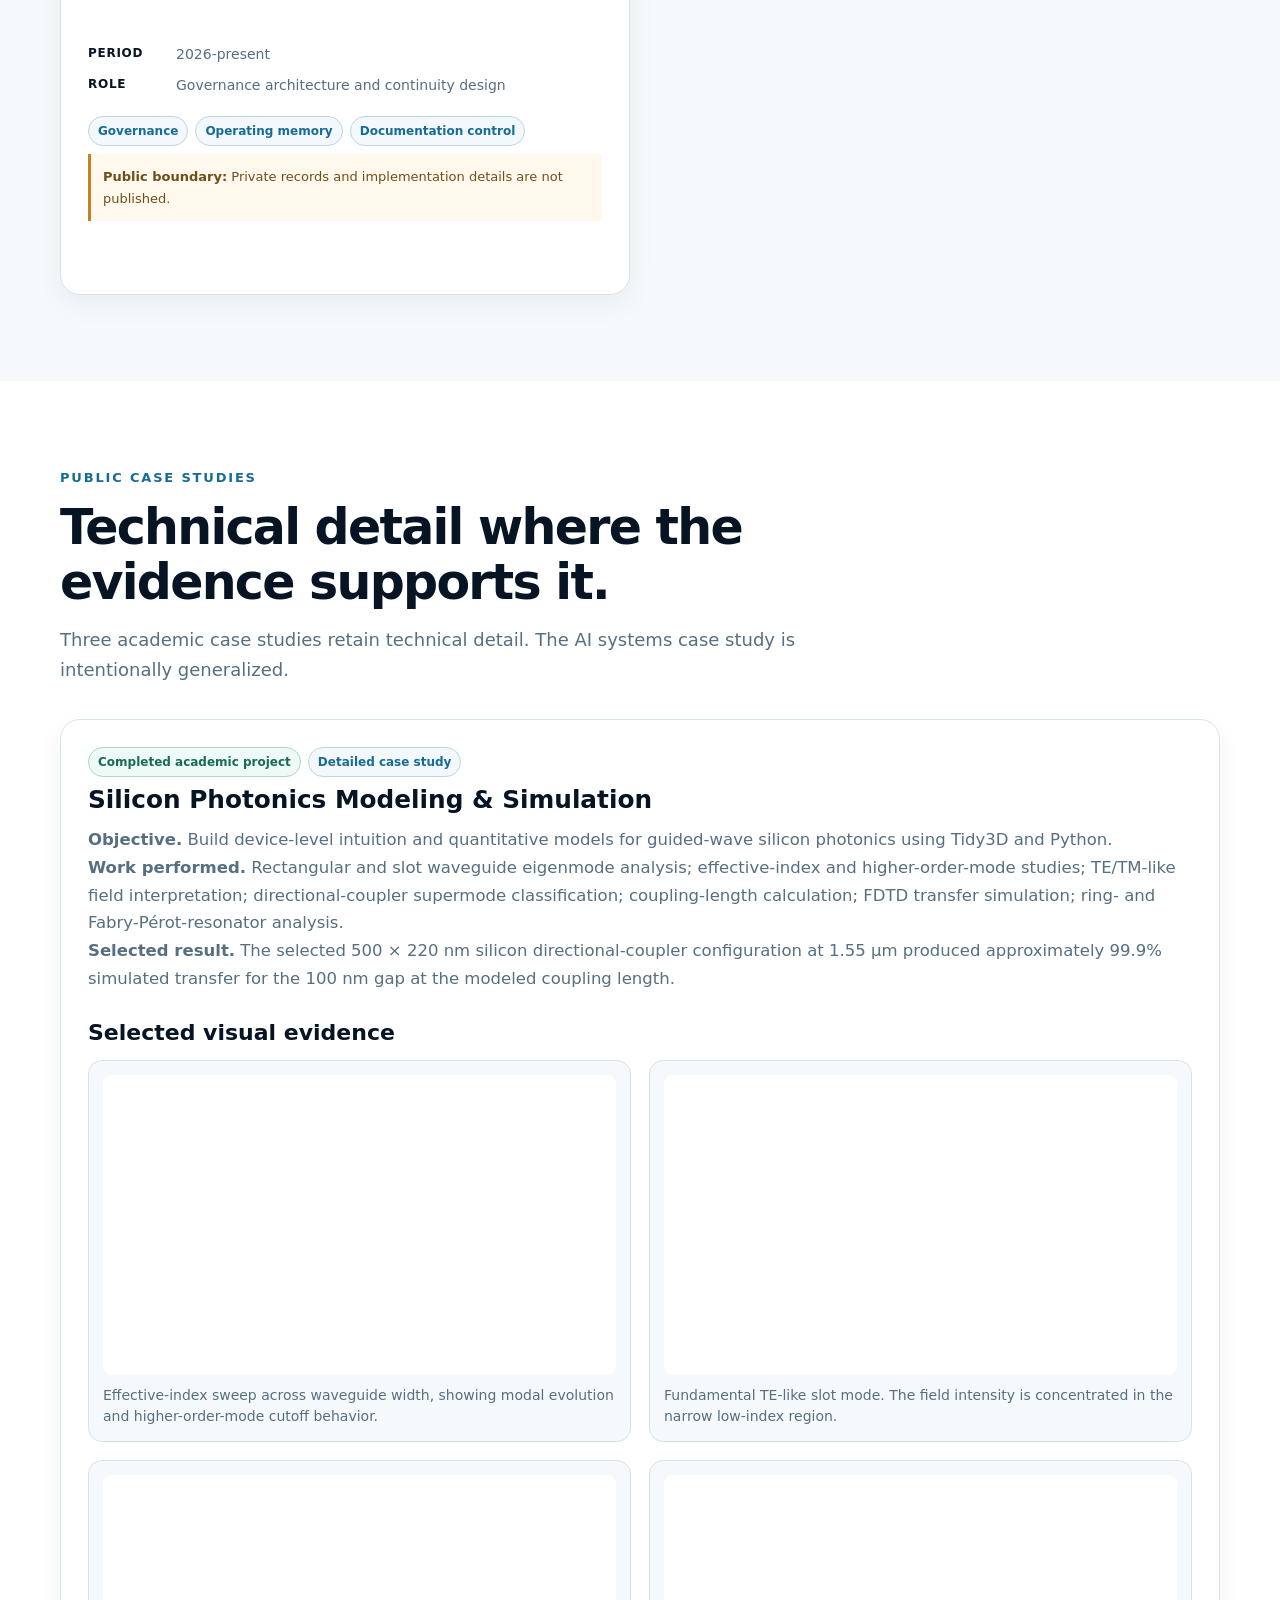
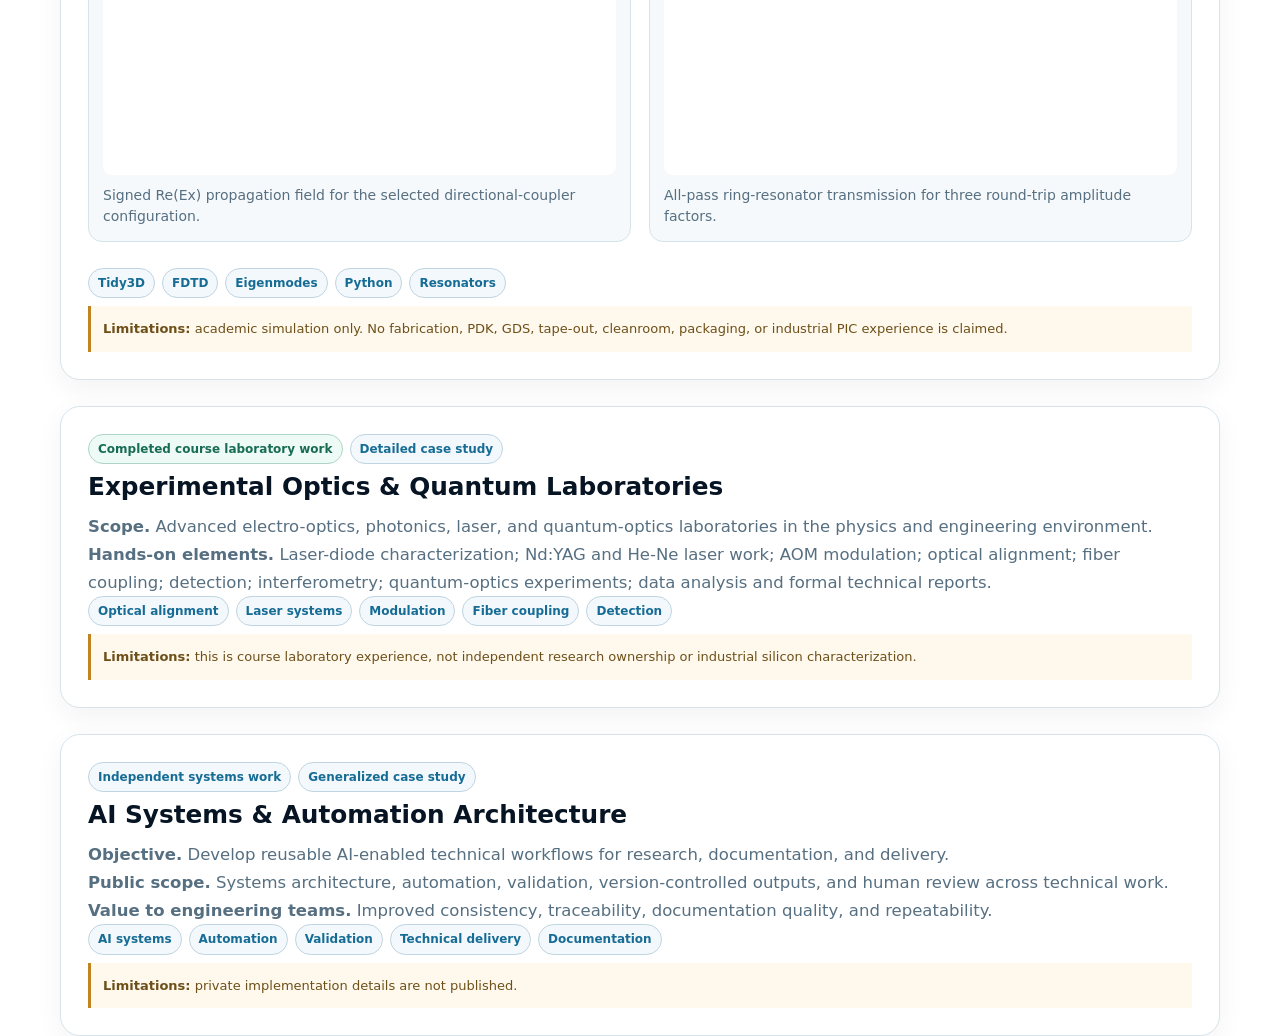
<file: projects/ai-systems.html>
<!doctype html><html lang="en"><head><meta charset="utf-8"><meta name="viewport" content="width=device-width,initial-scale=1"><meta http-equiv="refresh" content="0; url=./#ai-systems"><link rel="canonical" href="https://yuvalzalicha.github.io/projects/#ai-systems"><title>AI Systems & Automation | Yuval Zalicha</title></head><body><p><a href="./#ai-systems">Open AI systems case study</a></p></body></html>
</file>
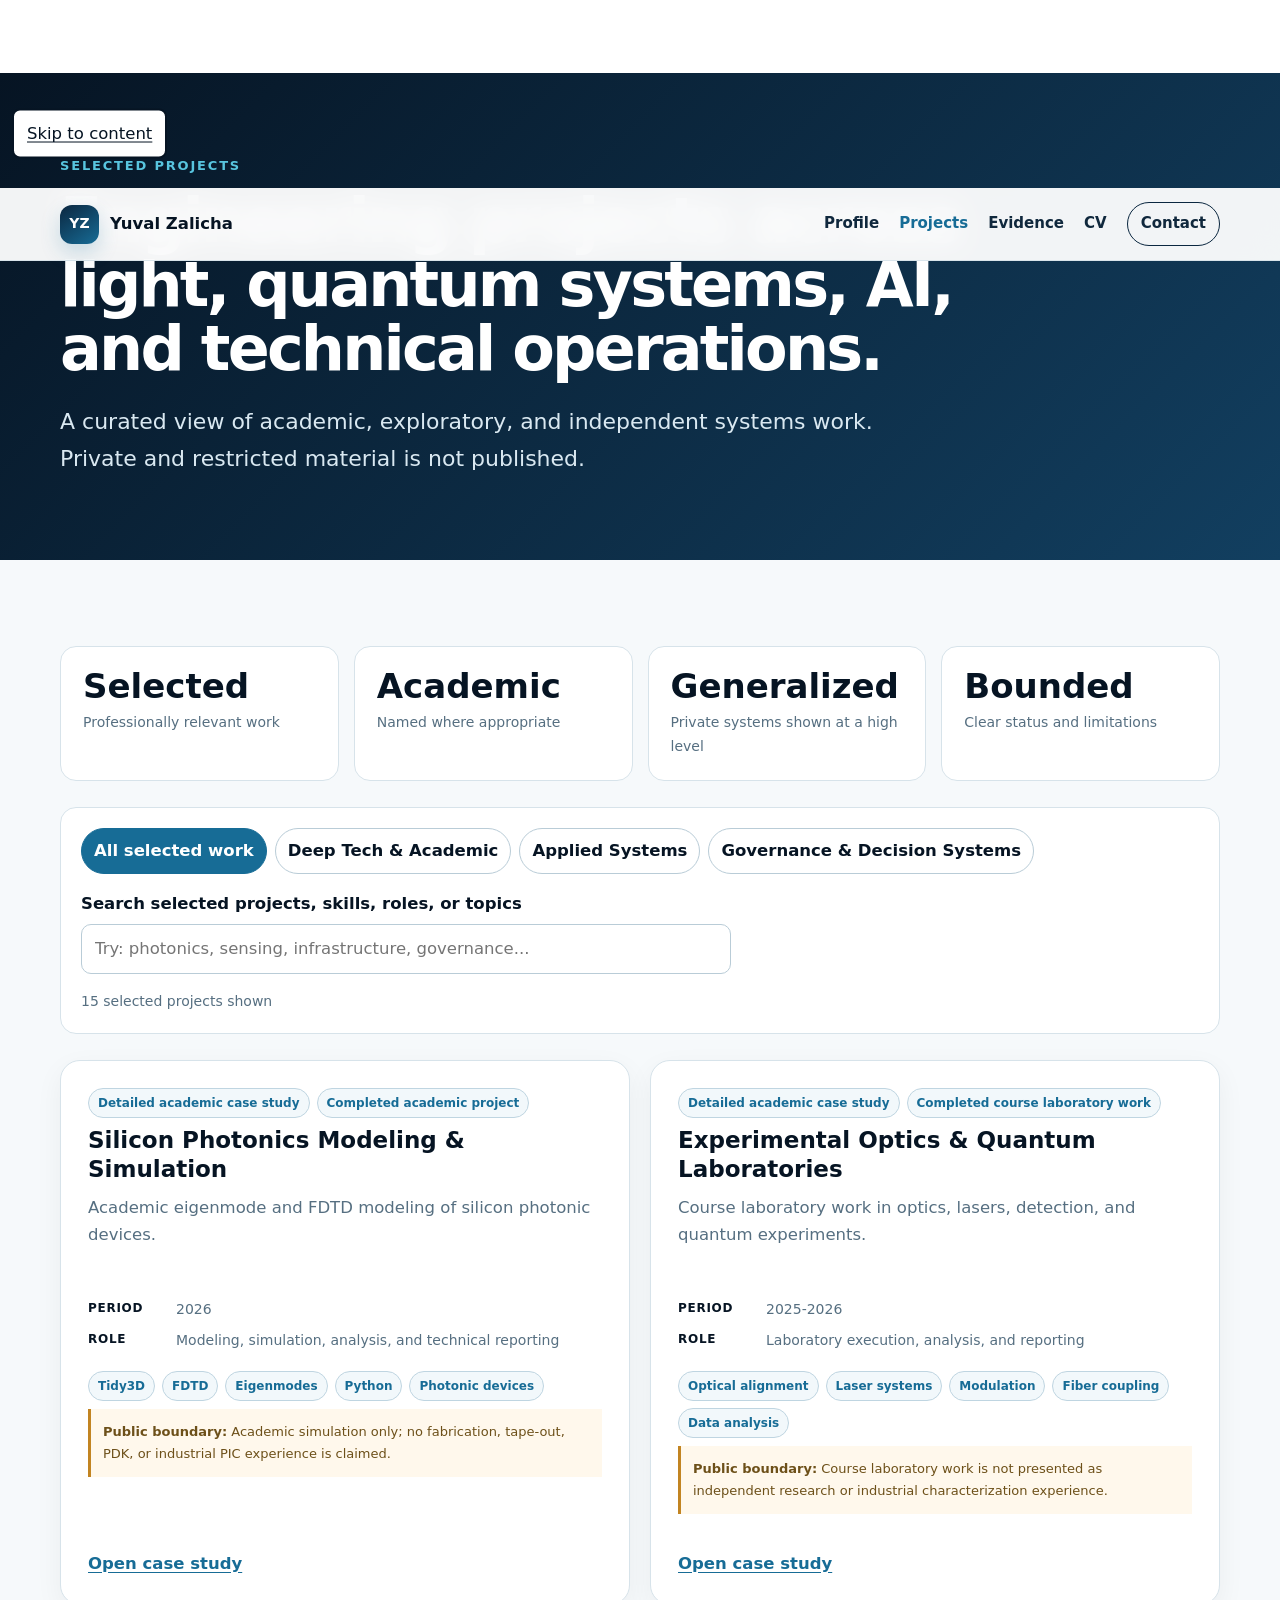
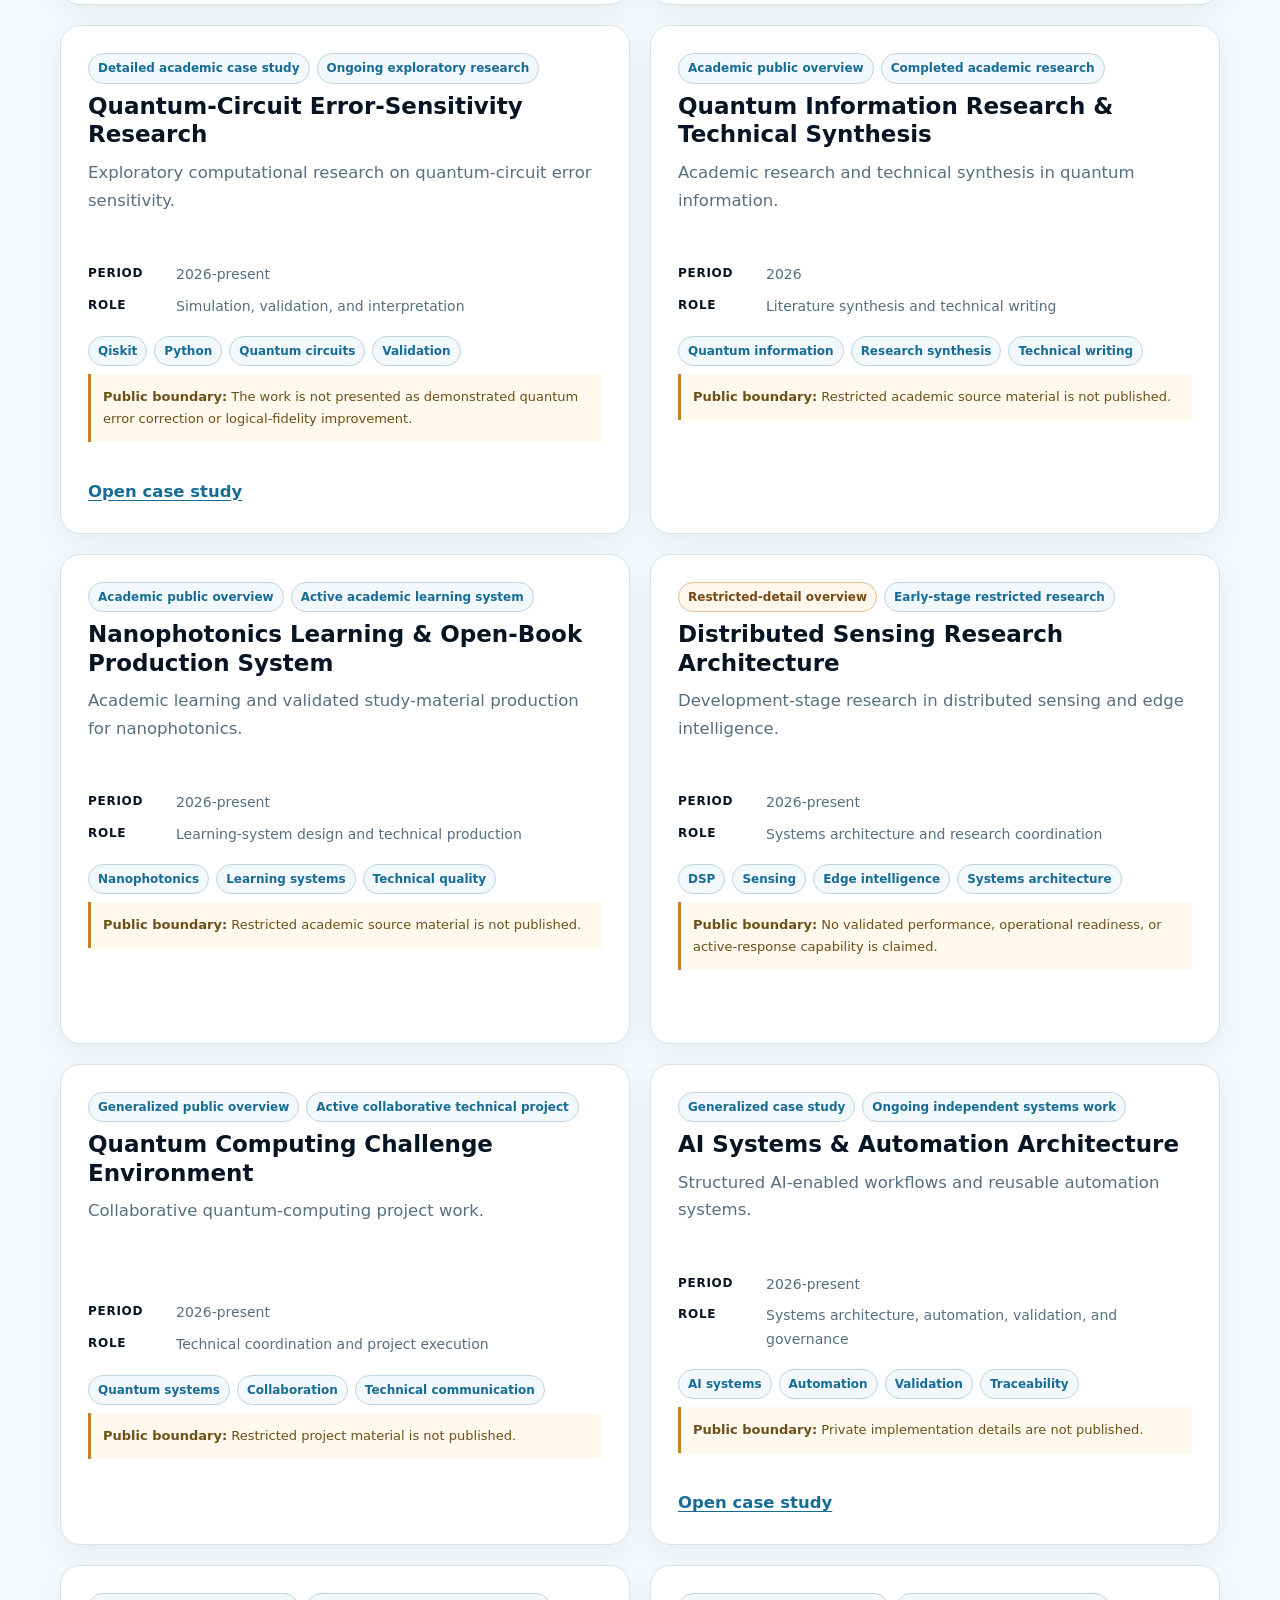
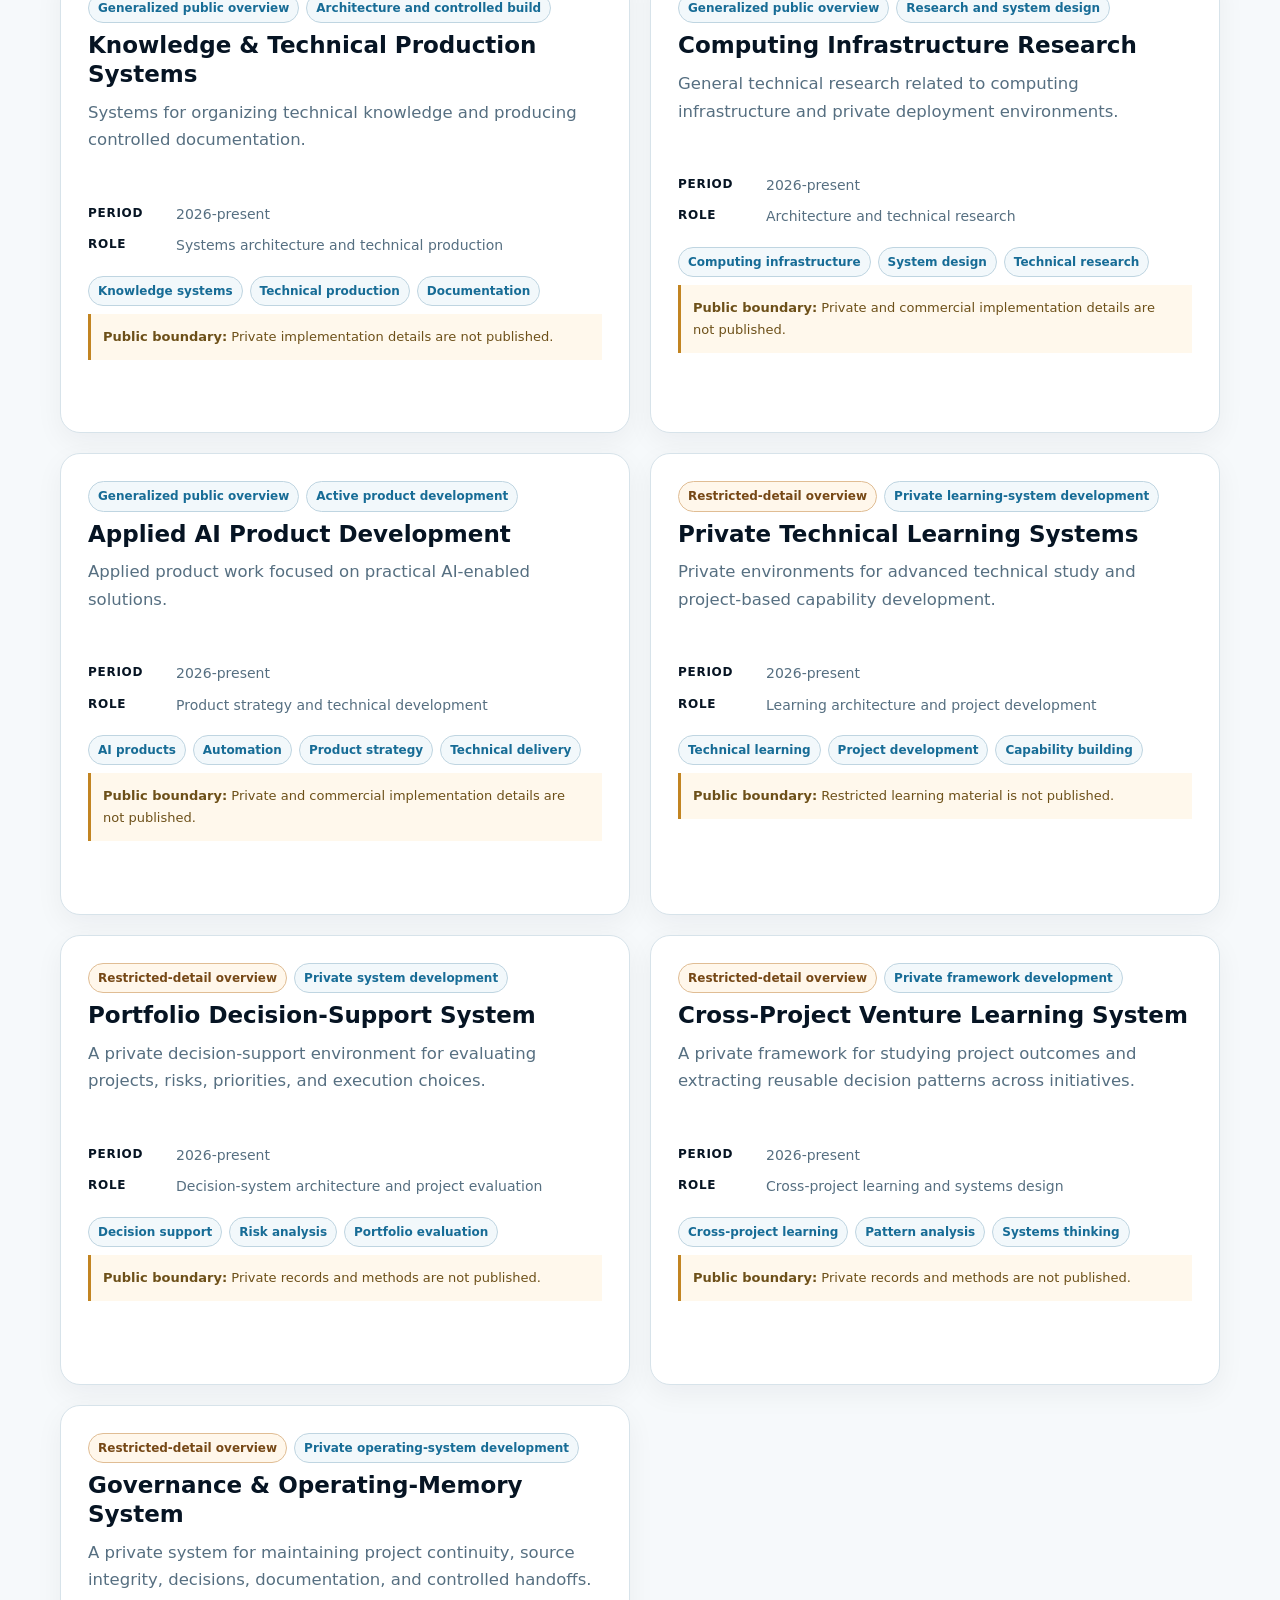
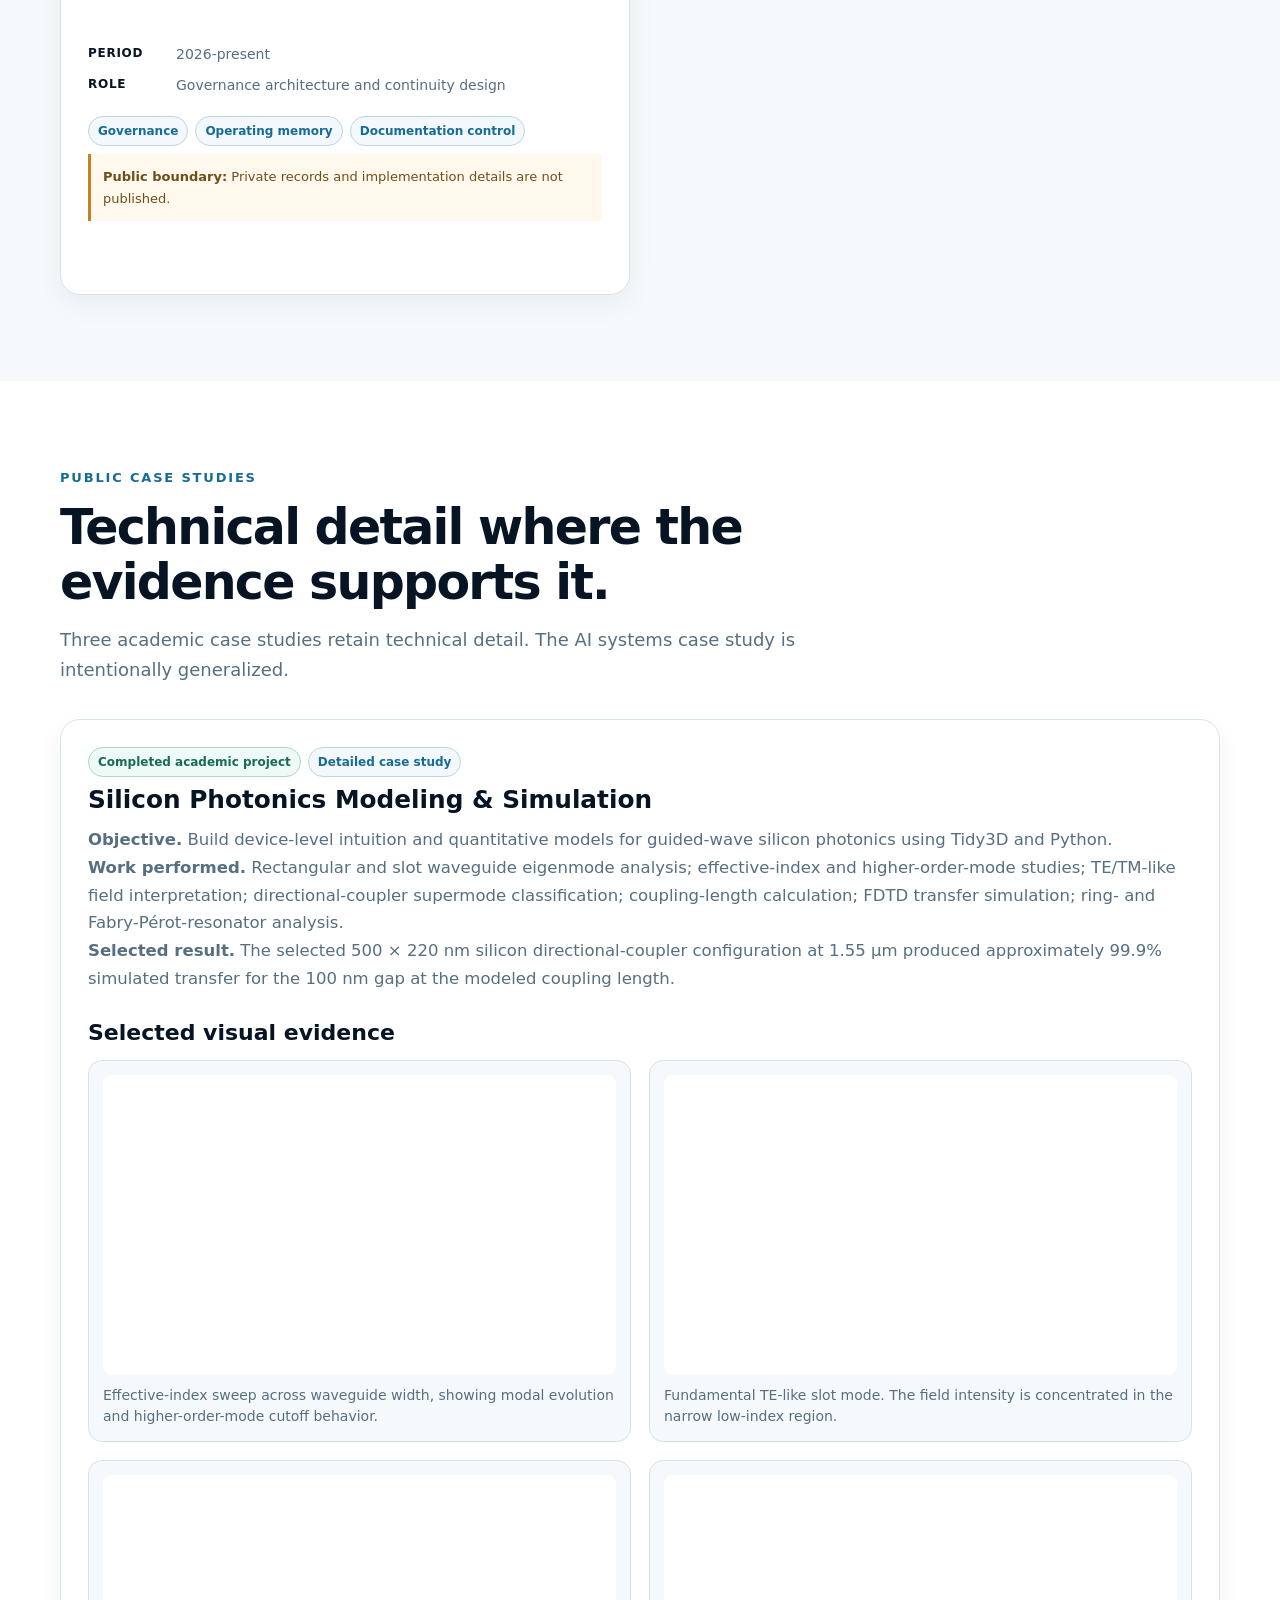
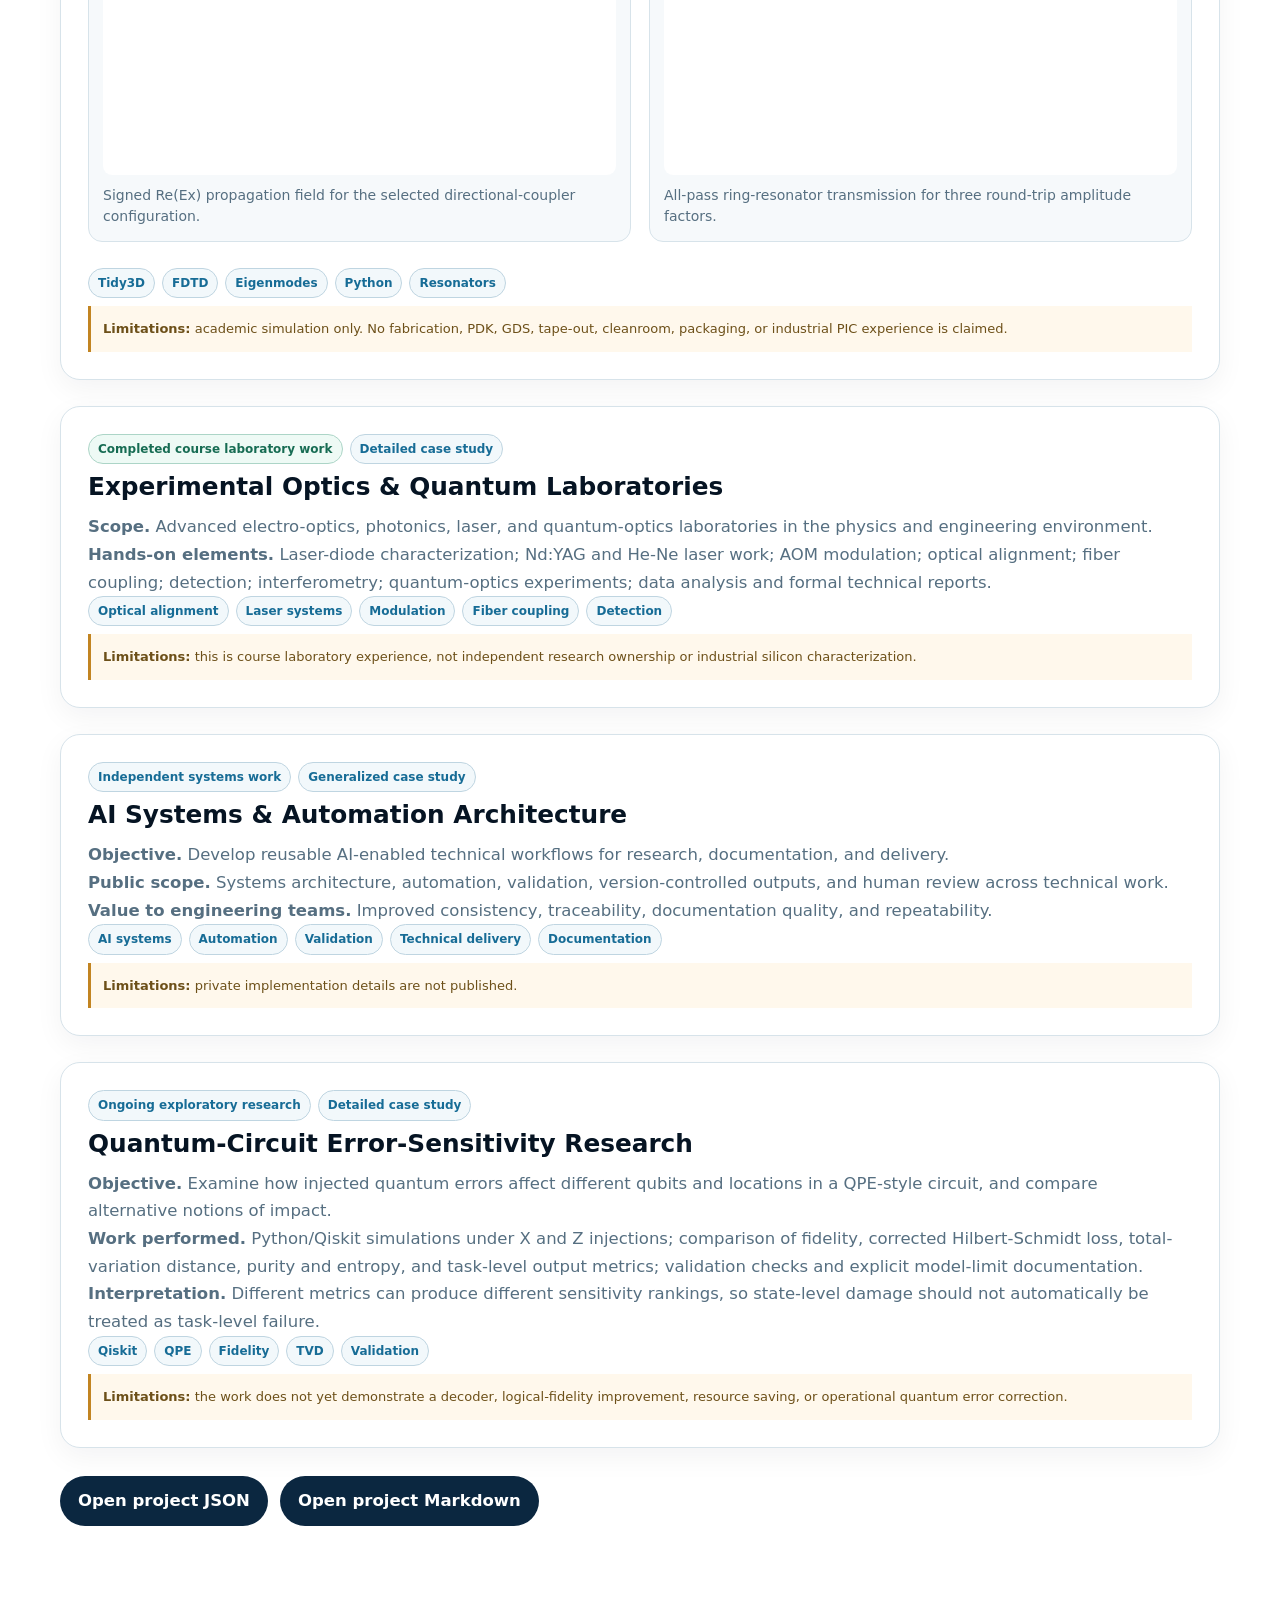
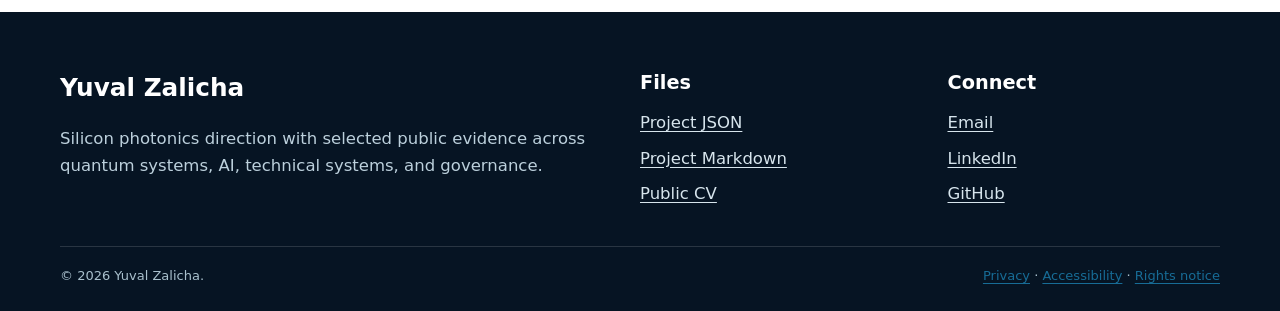
<file: projects/experimental-optics.html>
<!doctype html><html lang="en"><head><meta charset="utf-8"><meta name="viewport" content="width=device-width,initial-scale=1"><meta http-equiv="refresh" content="0; url=./#experimental-optics"><link rel="canonical" href="https://yuvalzalicha.github.io/projects/#experimental-optics"><title>Experimental Optics | Yuval Zalicha</title></head><body><p><a href="./#experimental-optics">Open experimental-optics case study</a></p></body></html>
</file>
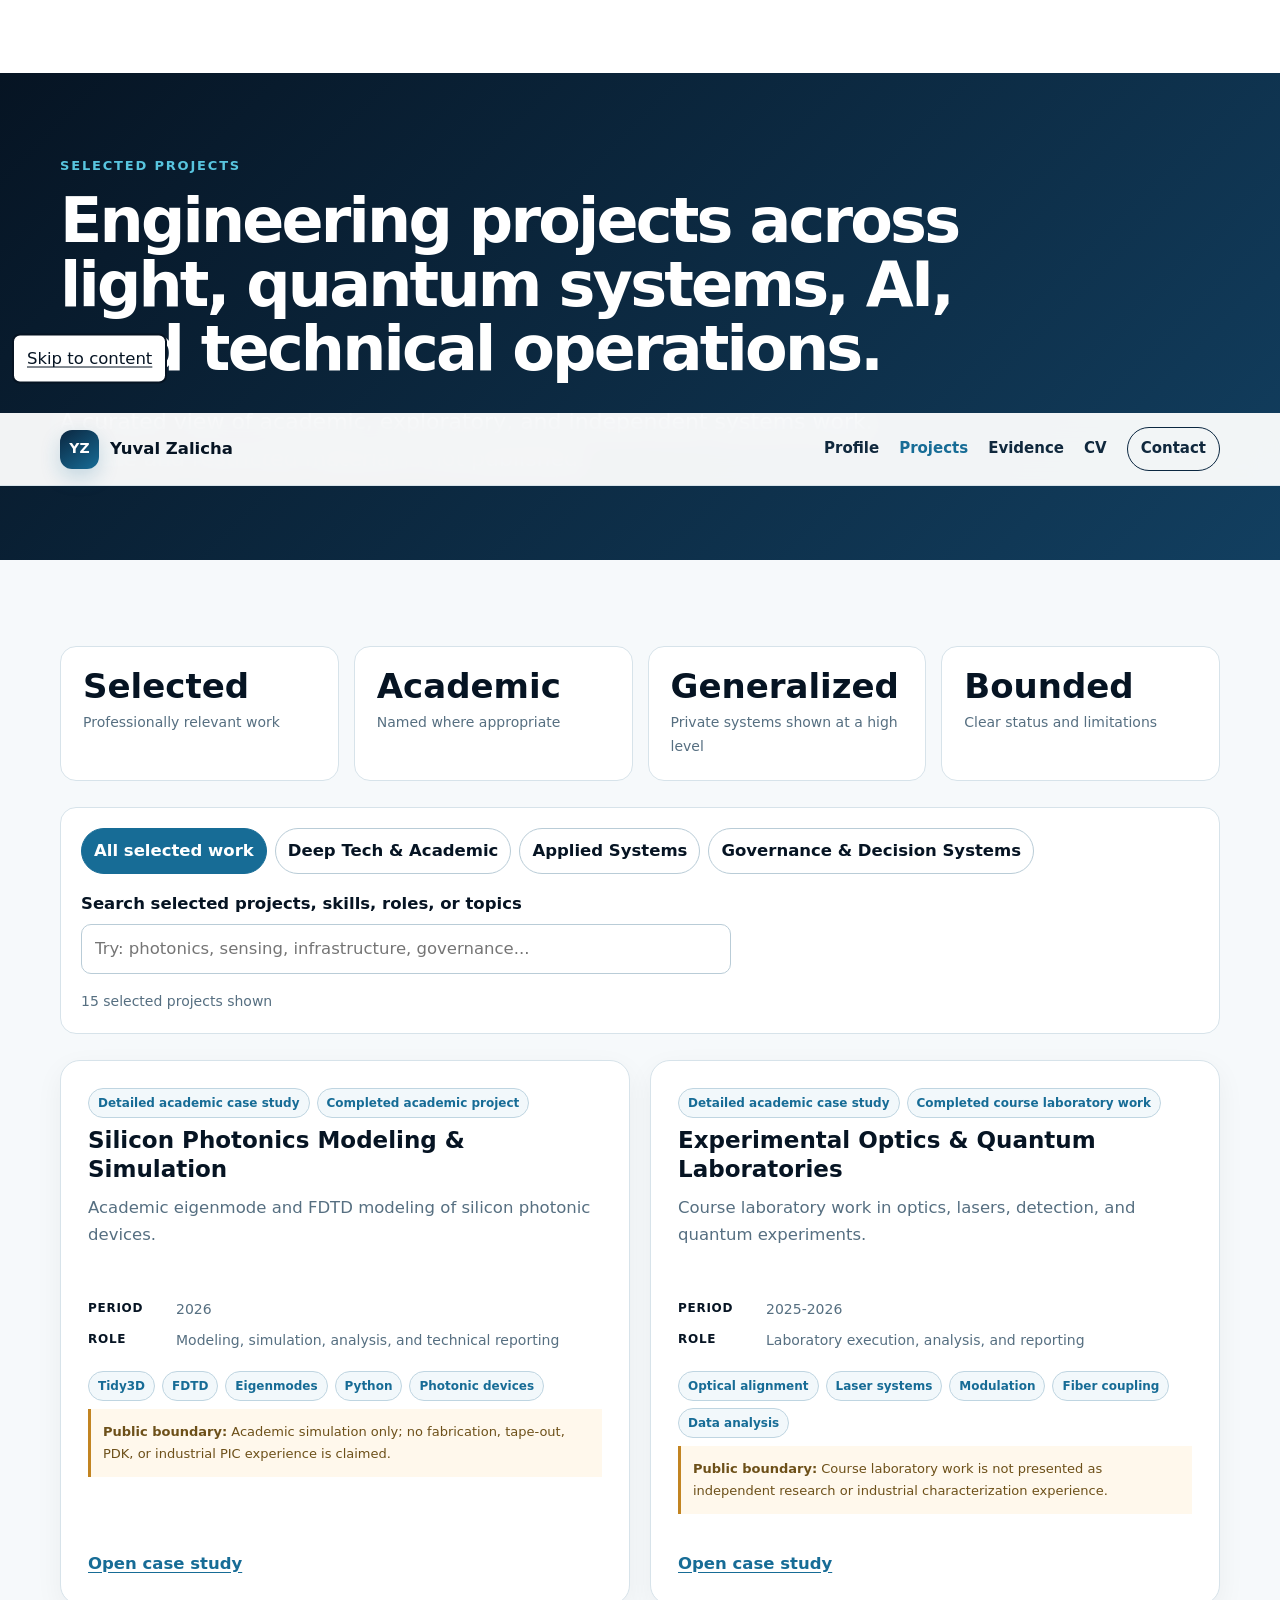
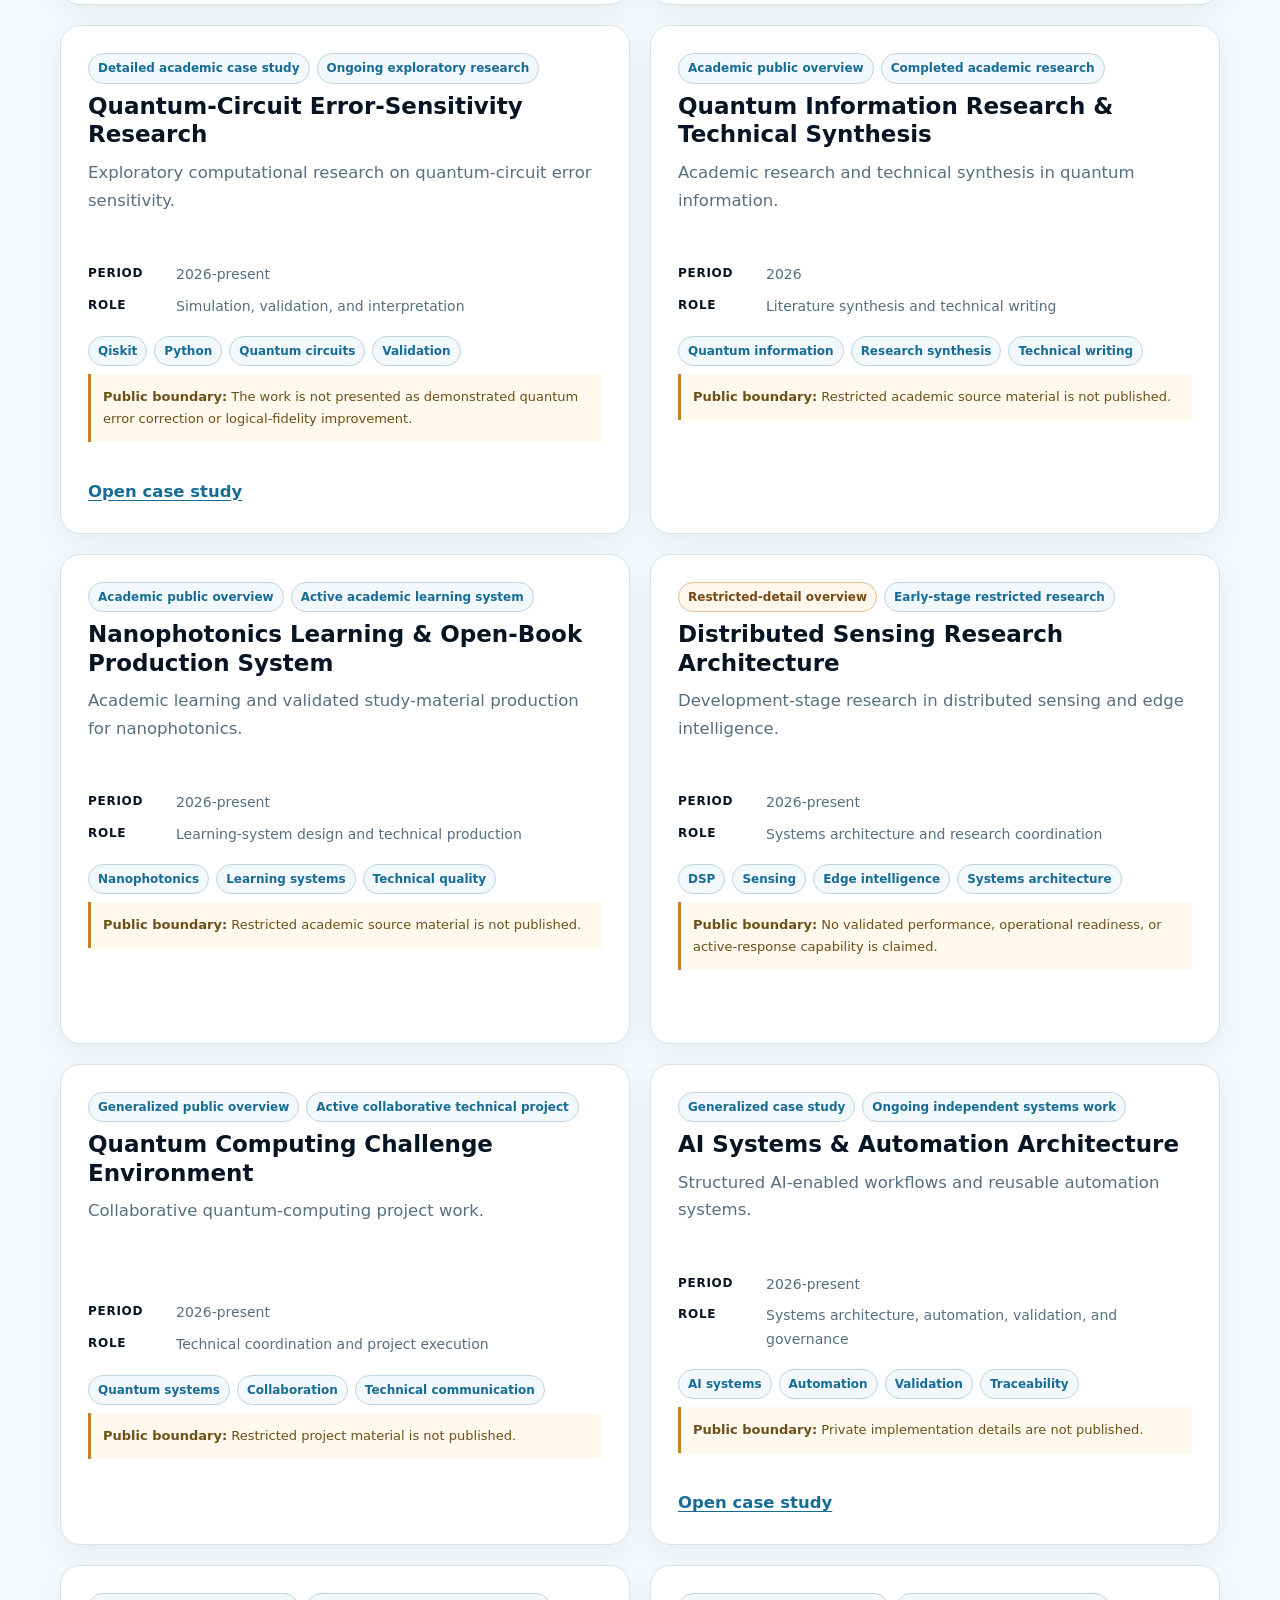
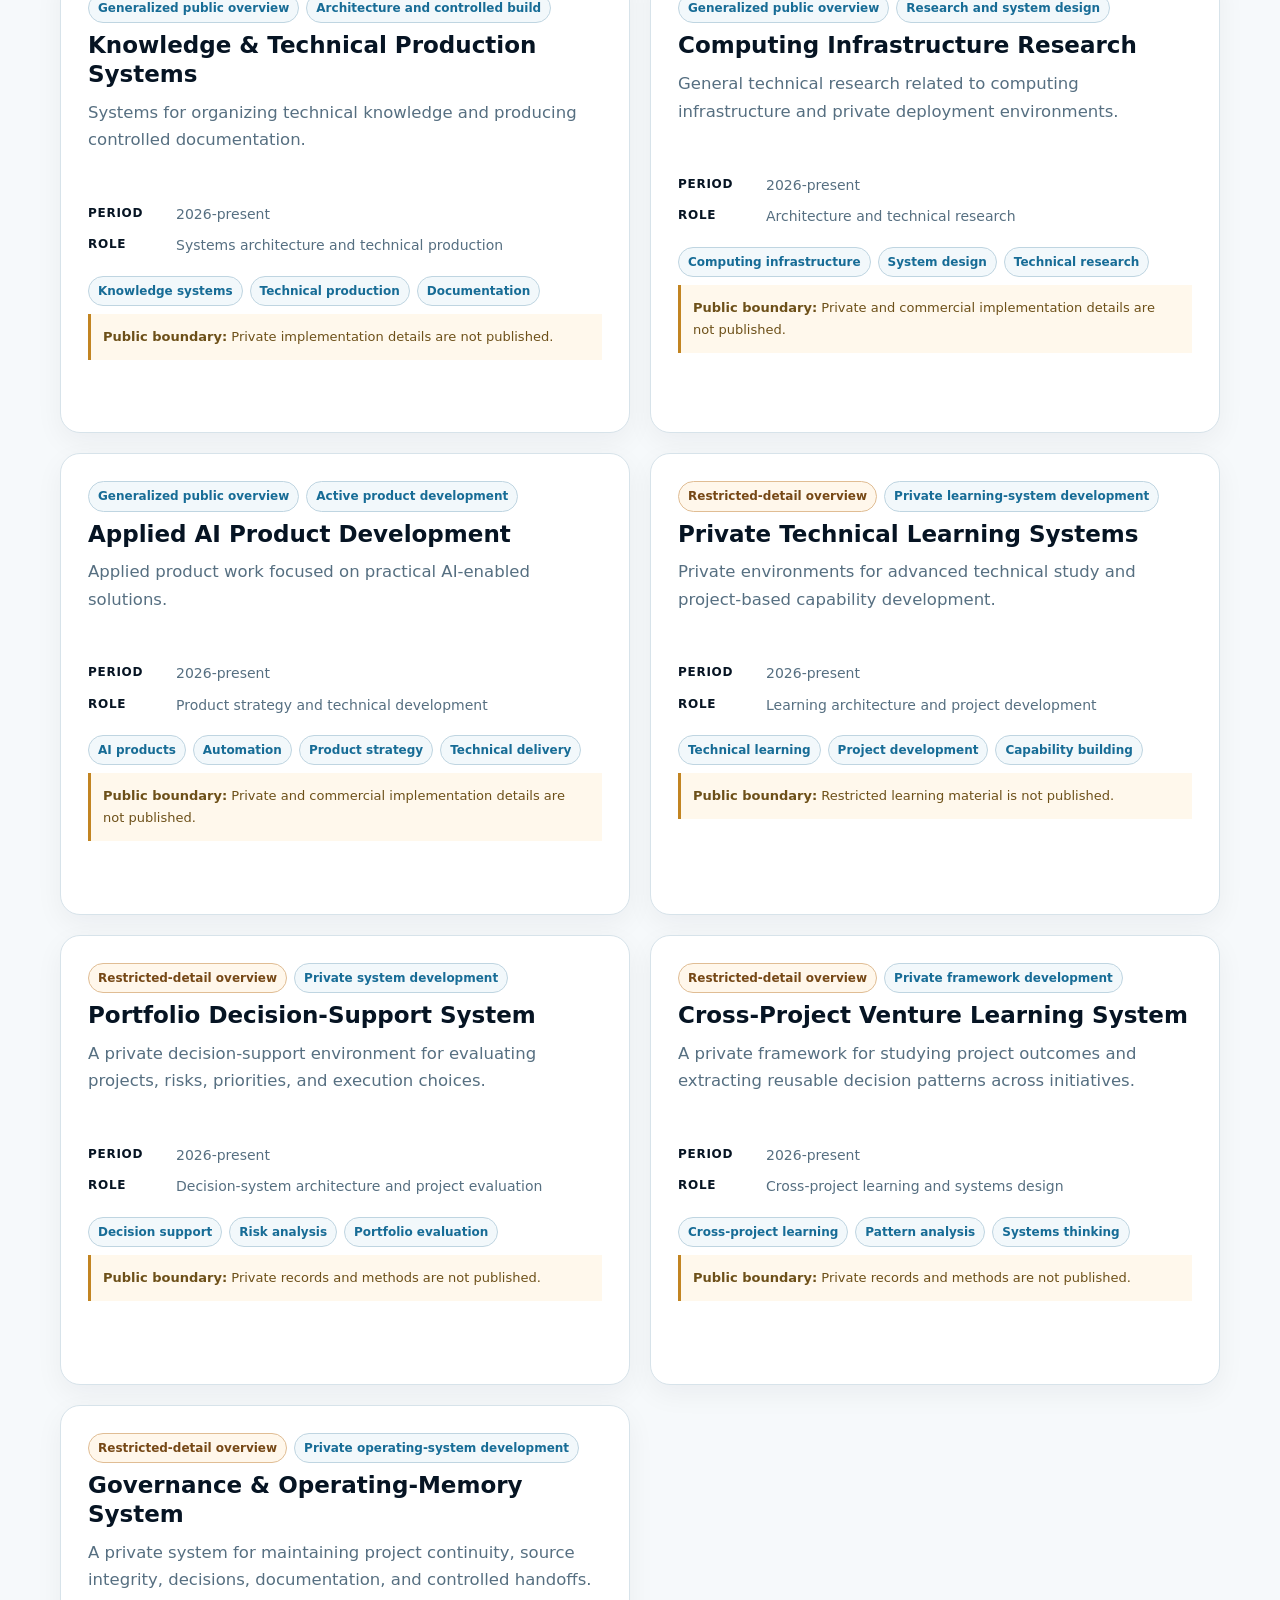
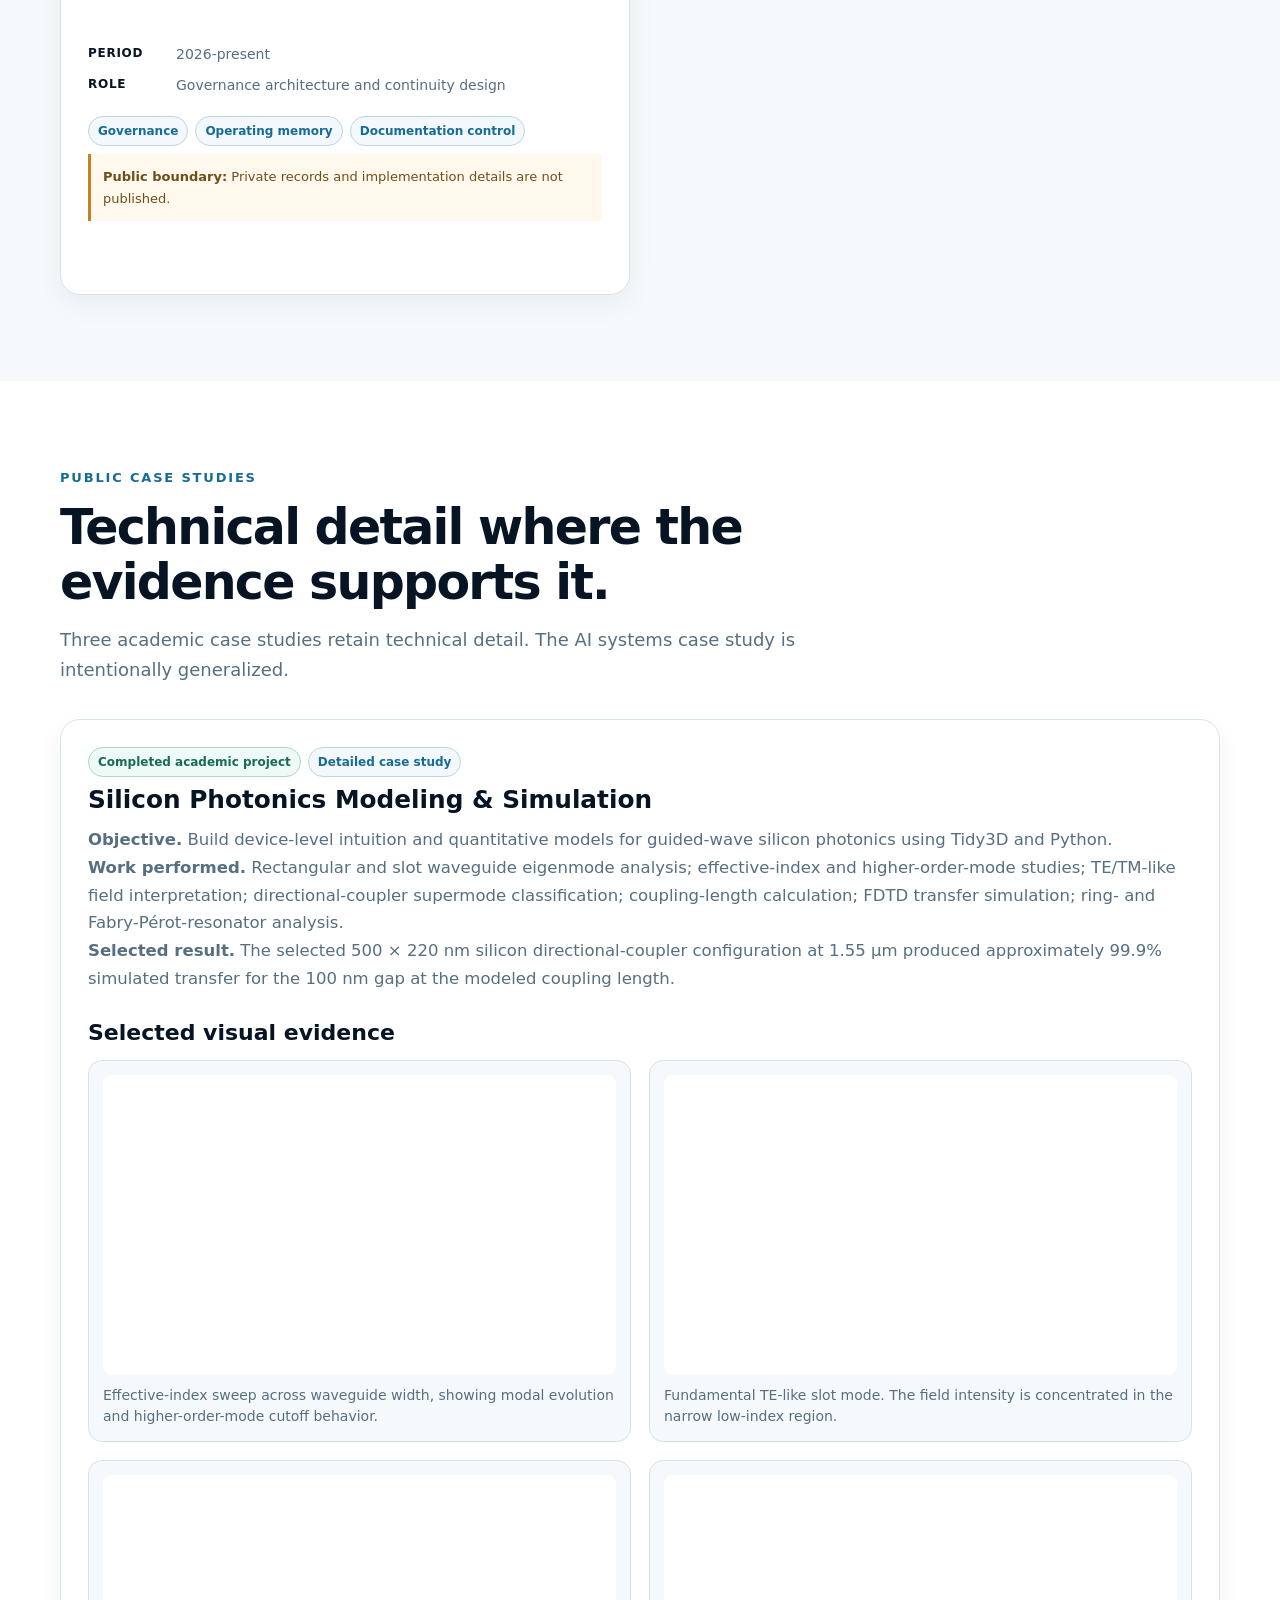
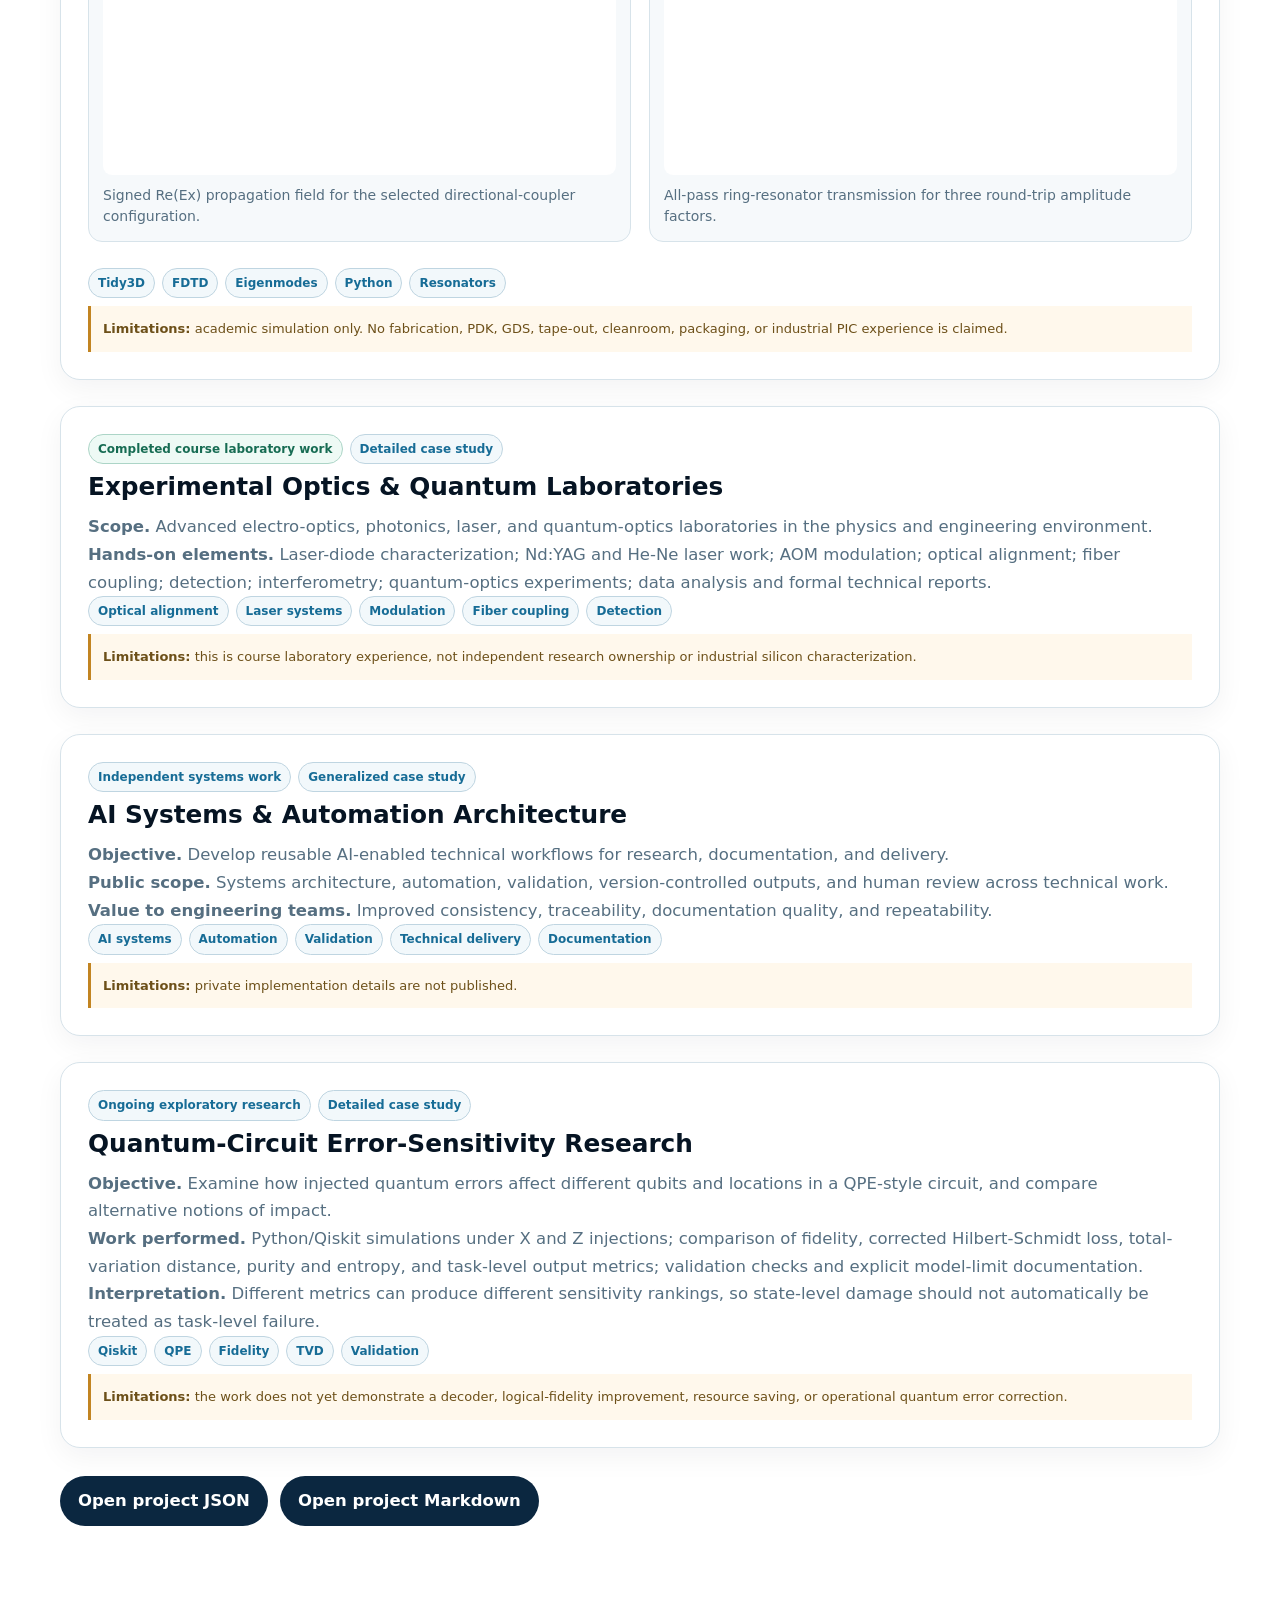
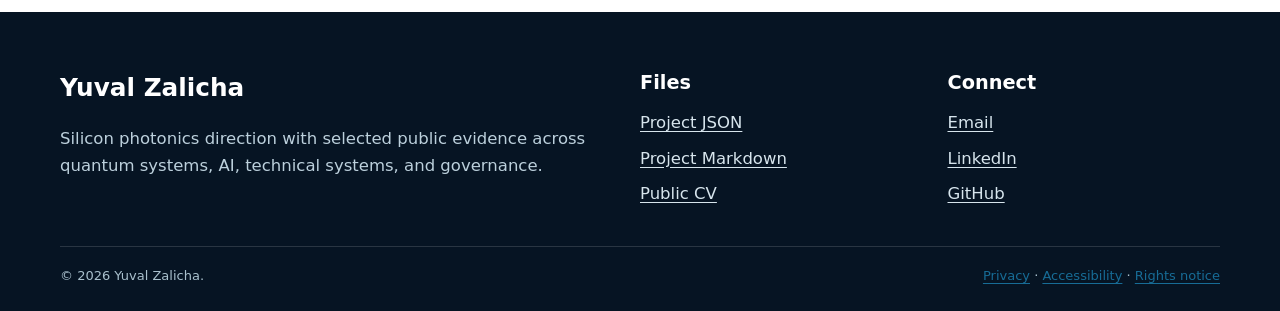
<file: projects/quantum-error-sensitivity.html>
<!doctype html><html lang="en"><head><meta charset="utf-8"><meta name="viewport" content="width=device-width,initial-scale=1"><meta http-equiv="refresh" content="0; url=./#quantum-error-sensitivity"><link rel="canonical" href="https://yuvalzalicha.github.io/projects/#quantum-error-sensitivity"><title>Quantum Error Sensitivity | Yuval Zalicha</title></head><body><p><a href="./#quantum-error-sensitivity">Open quantum-error-sensitivity case study</a></p></body></html>
</file>
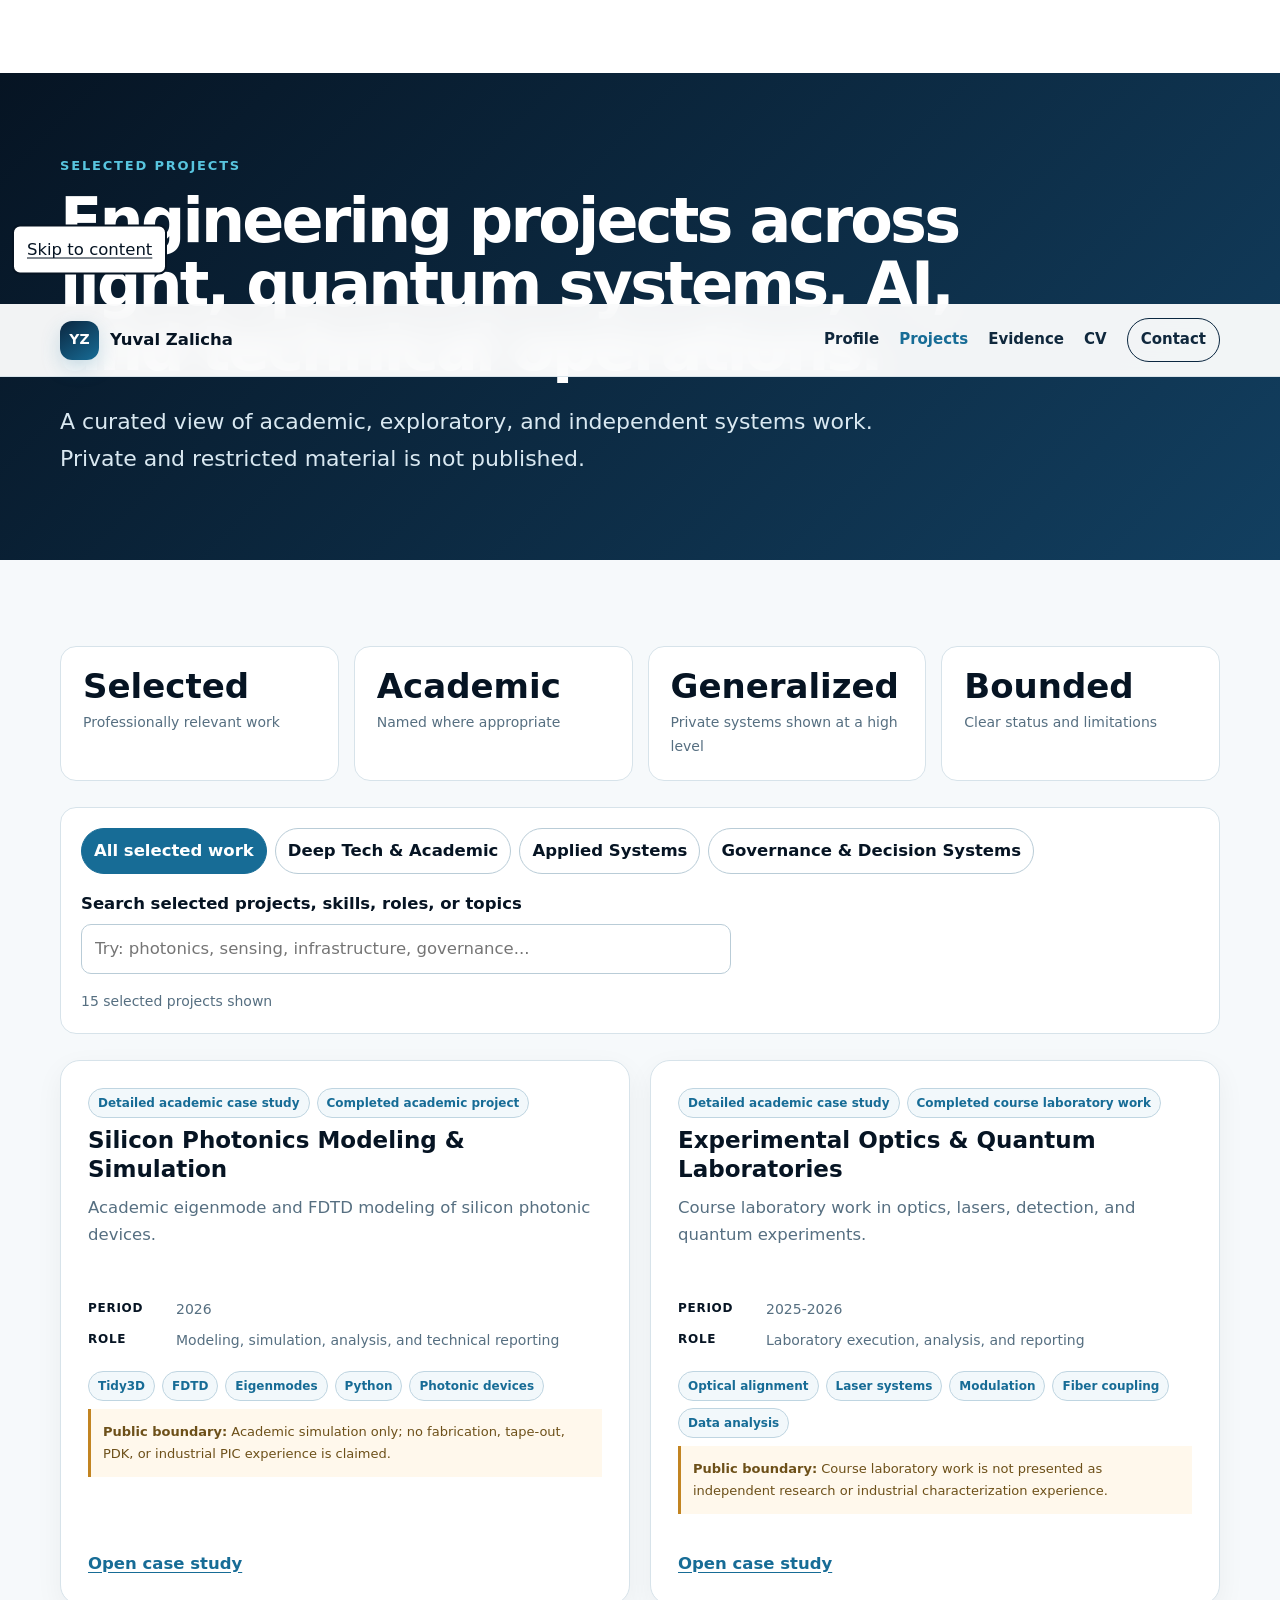
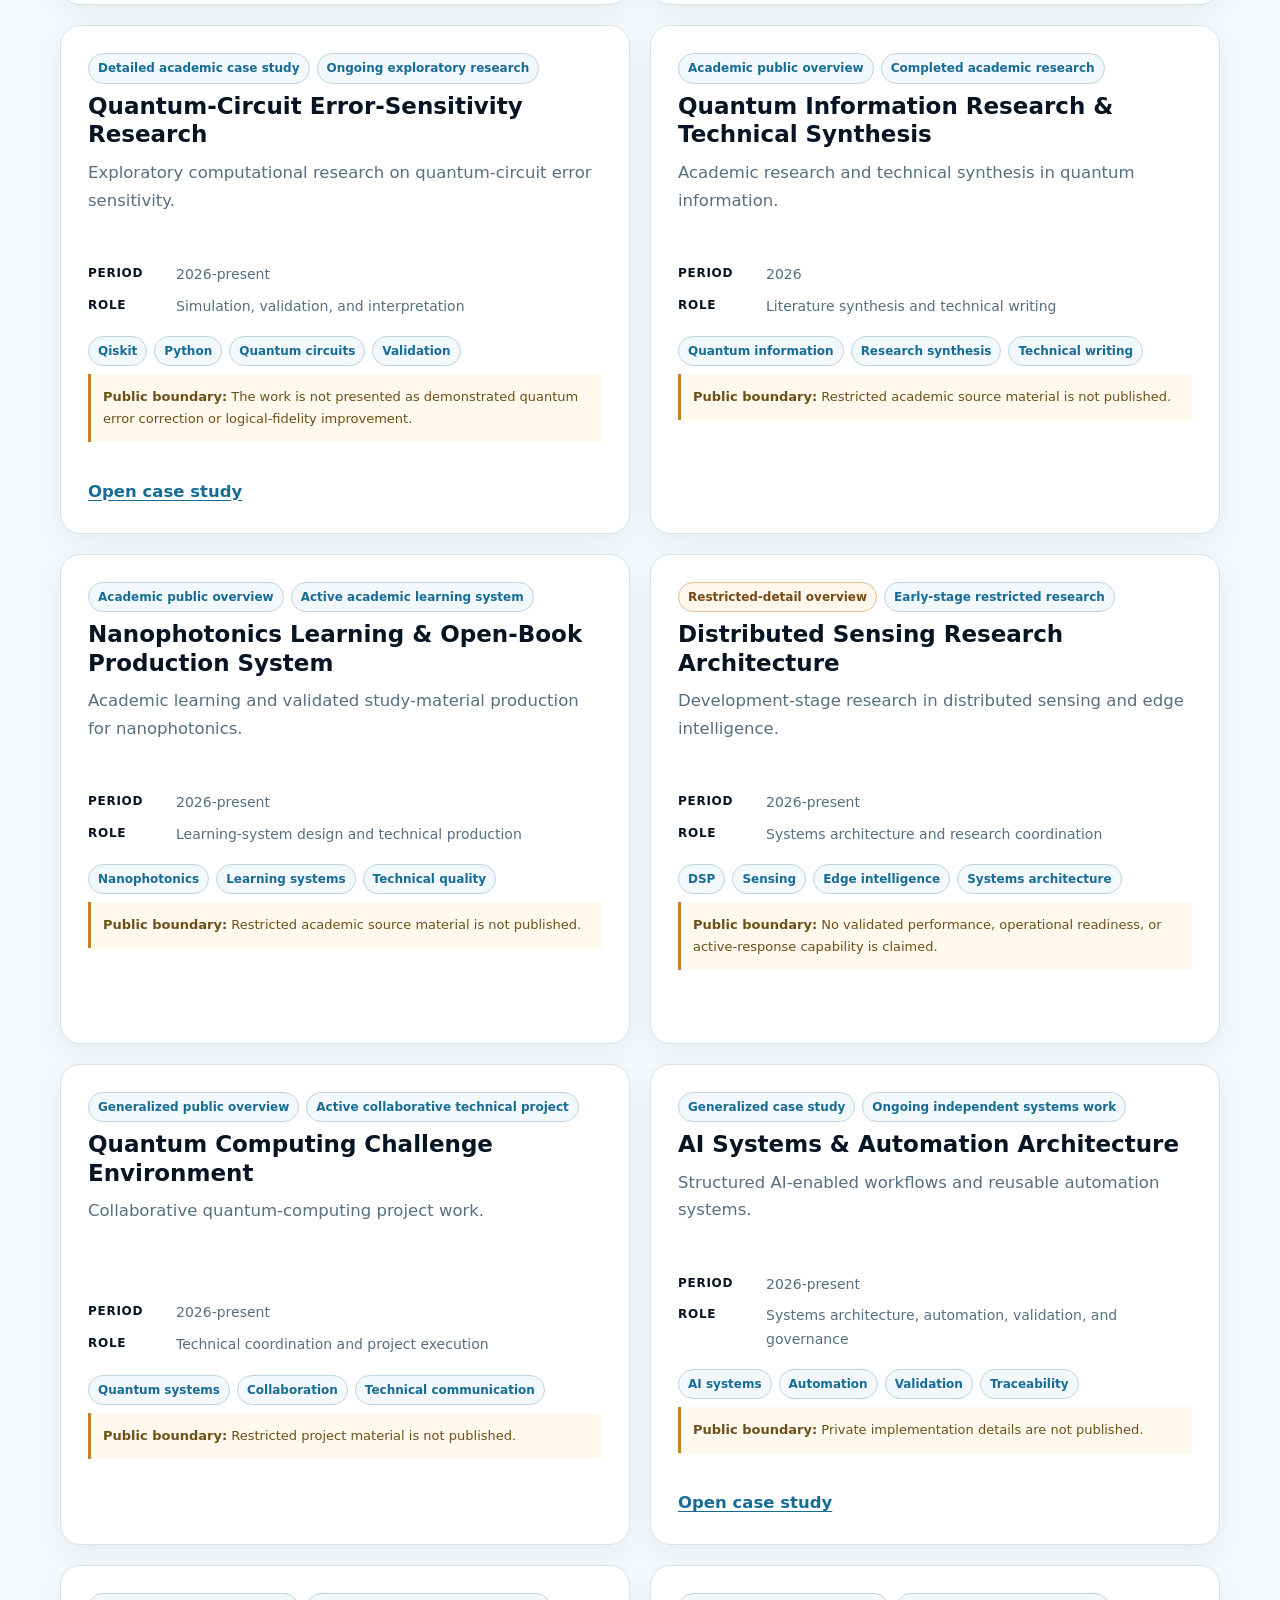
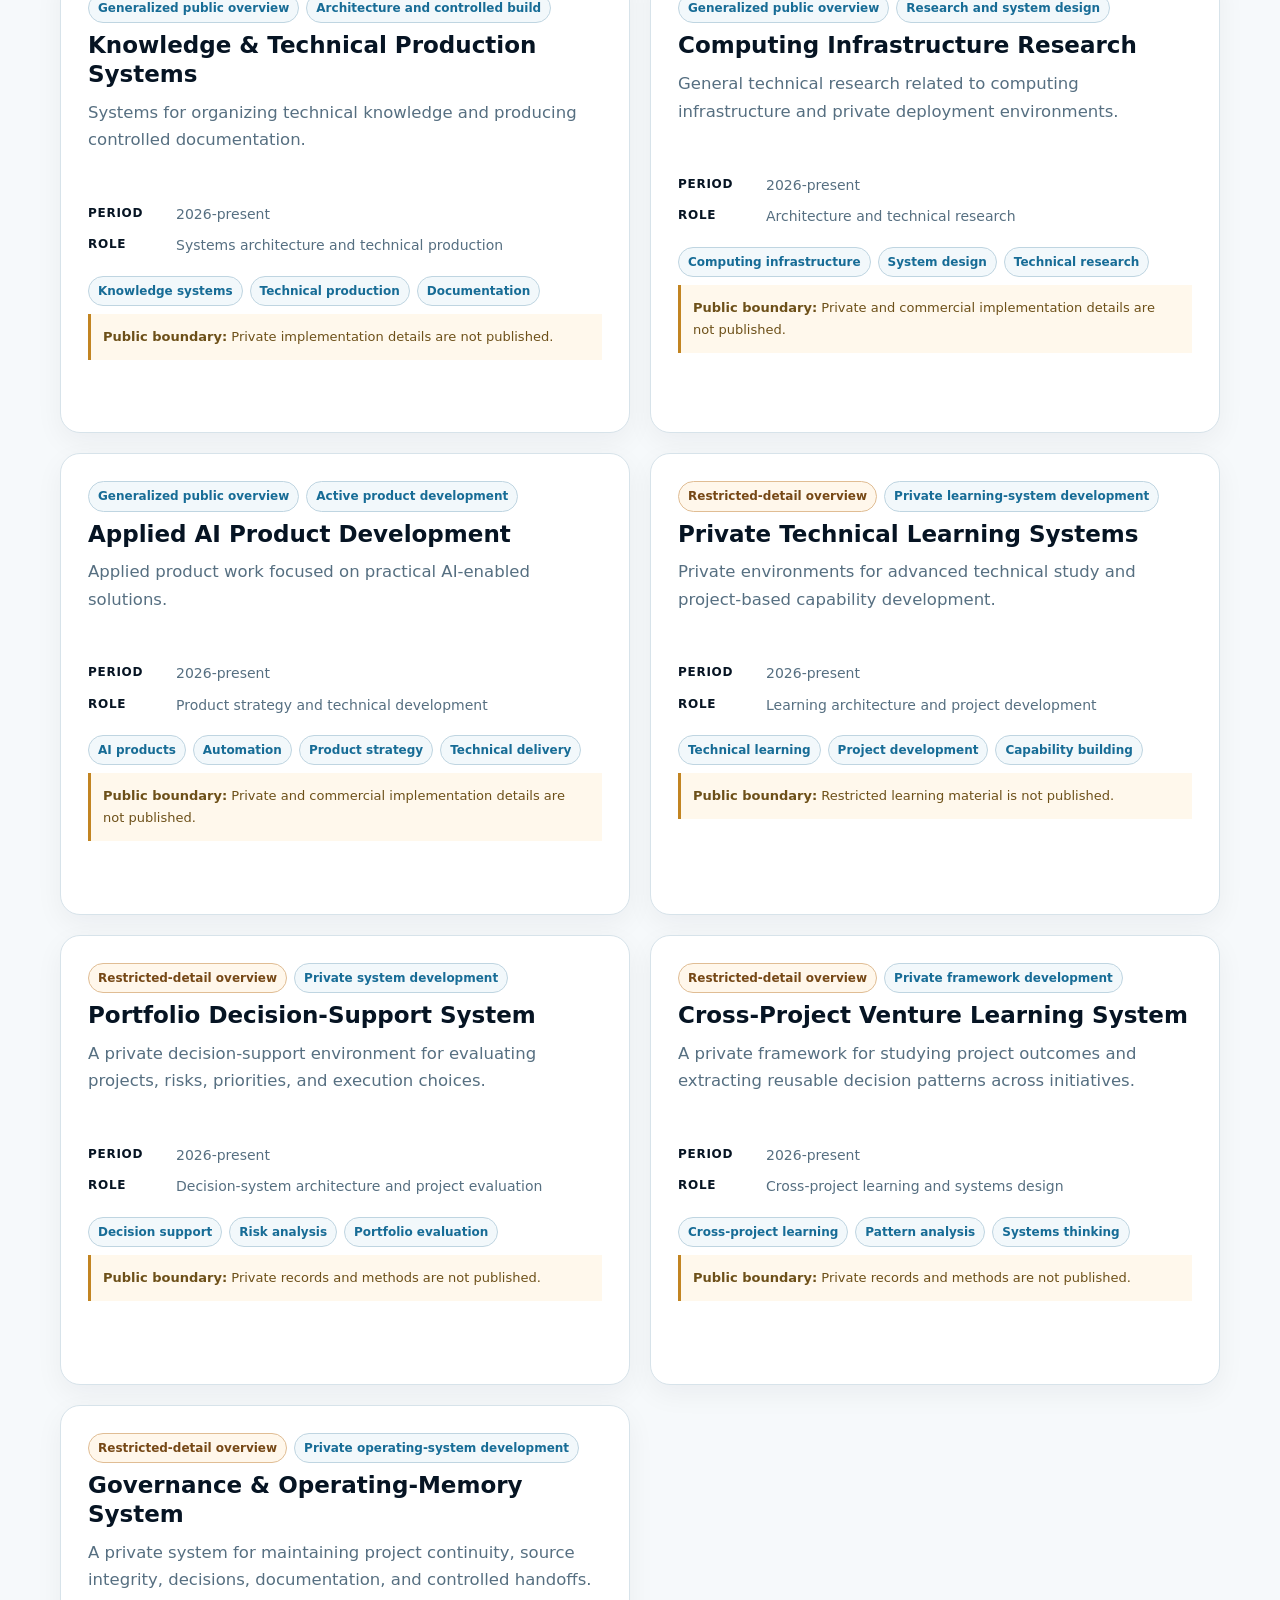
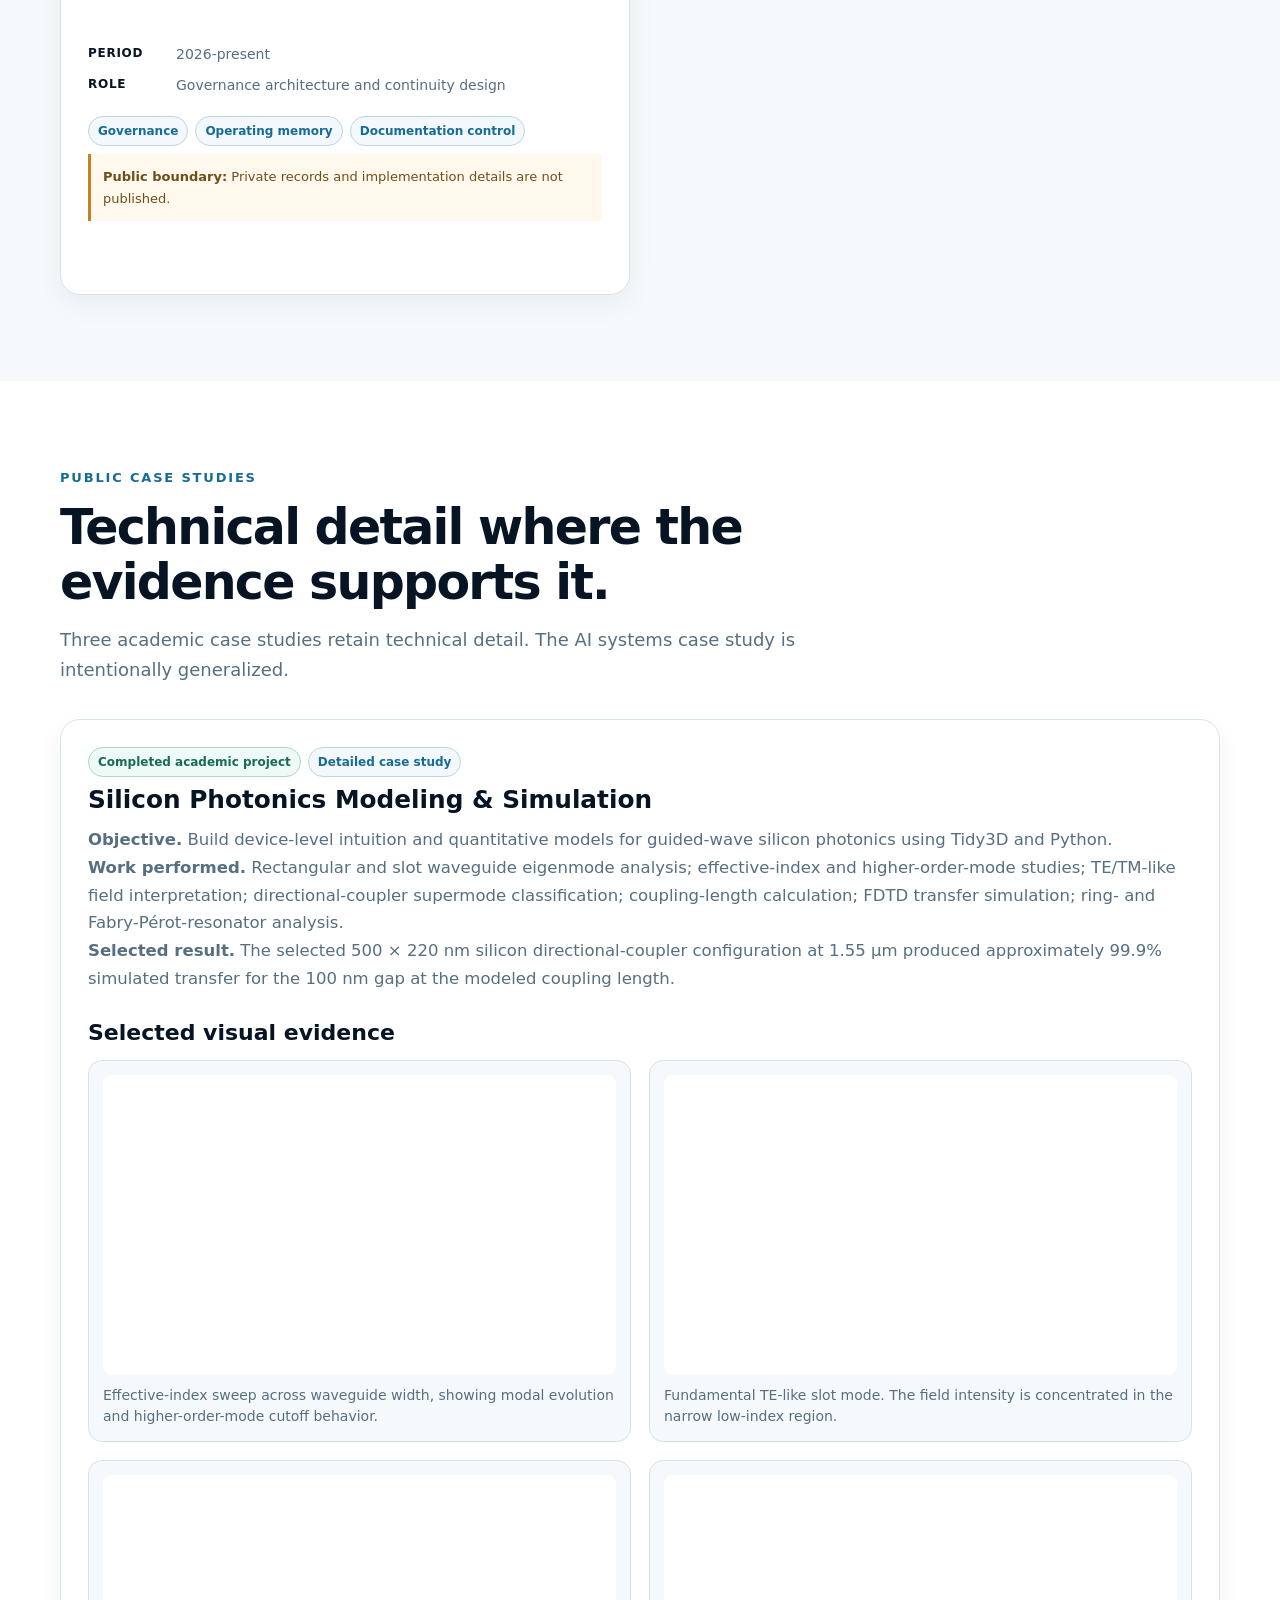
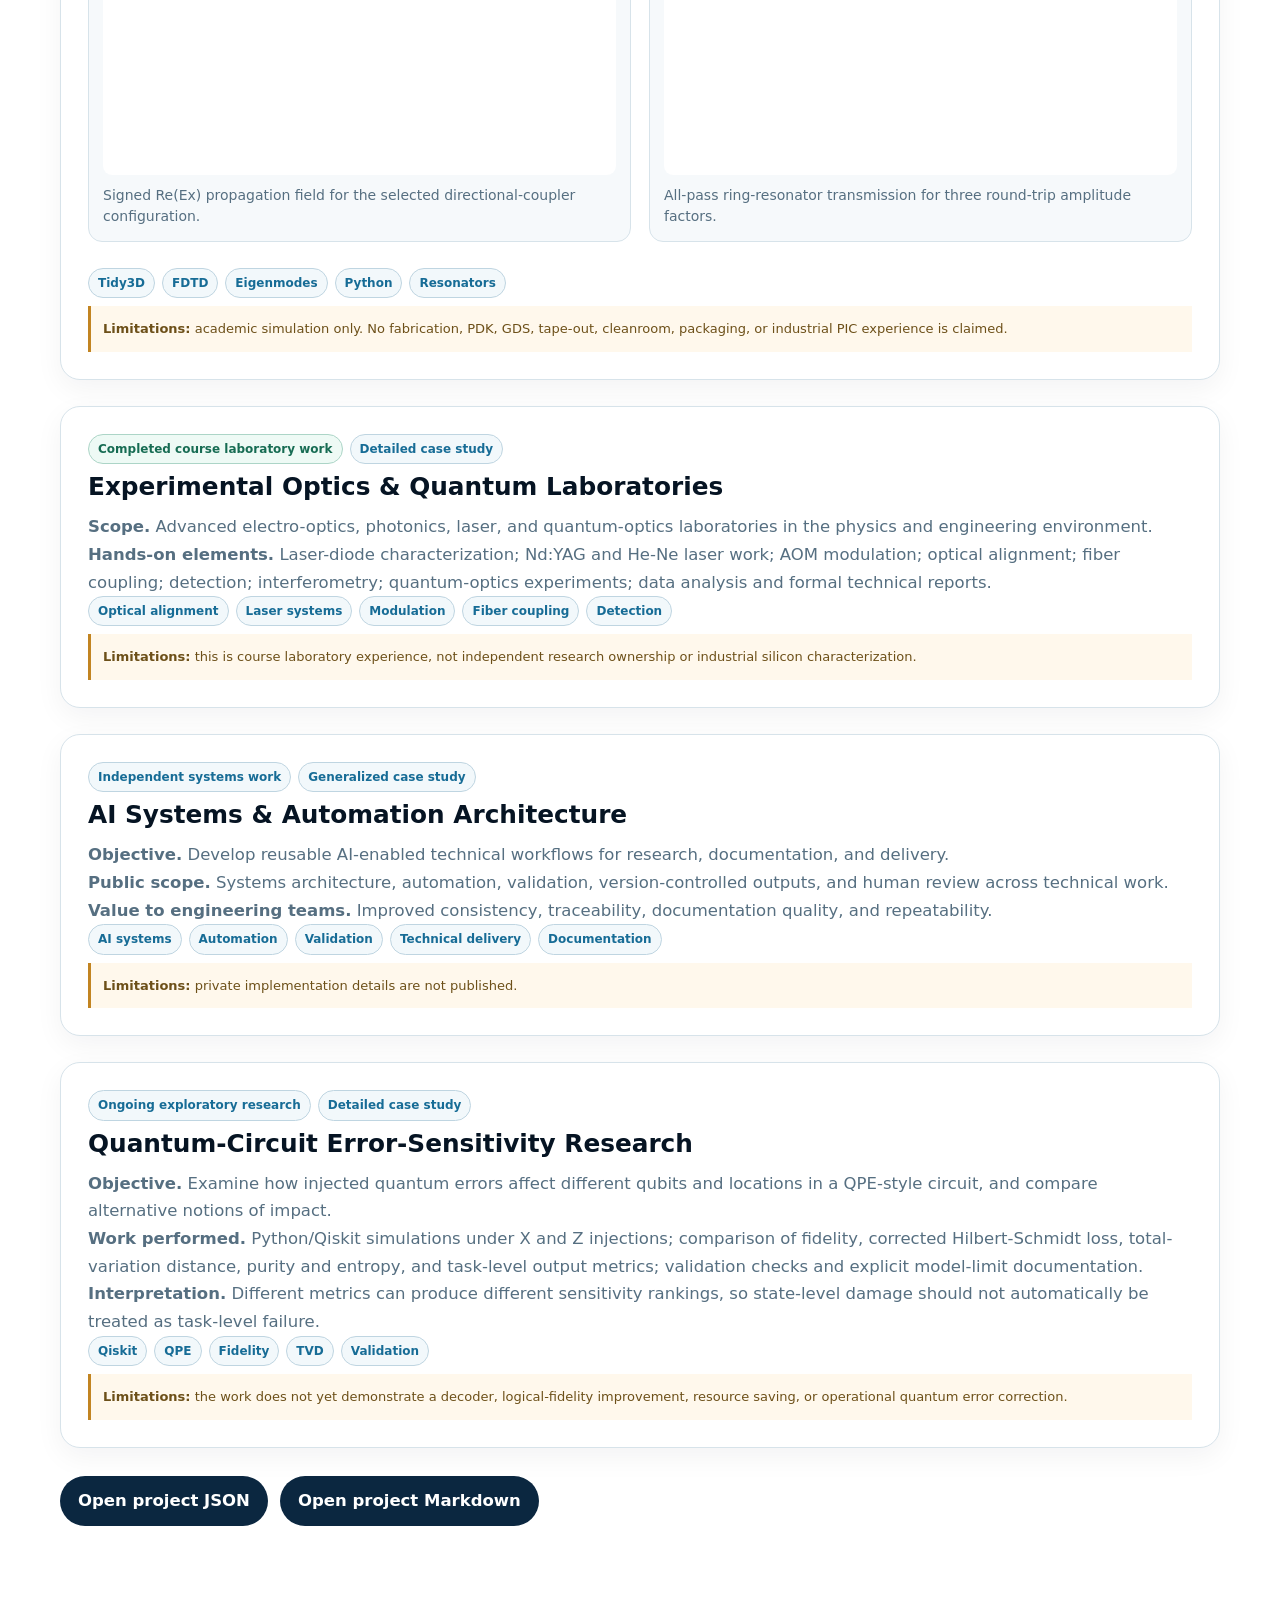
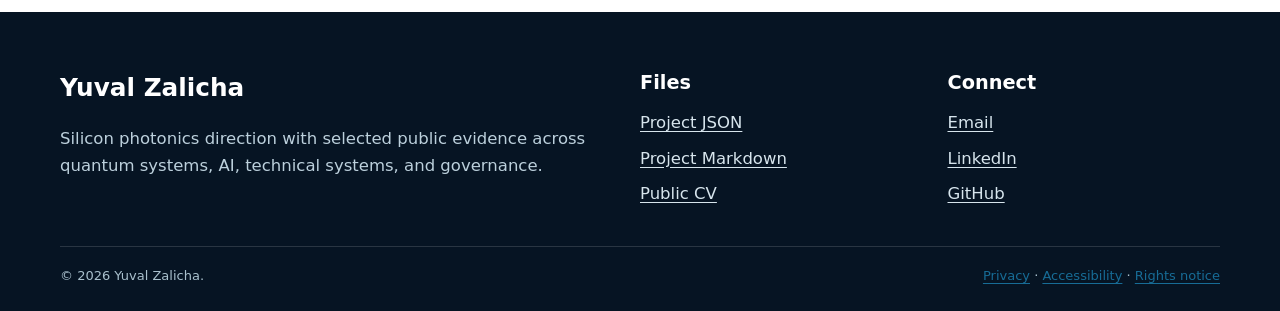
<file: projects/silicon-photonics.html>
<!doctype html><html lang="en"><head><meta charset="utf-8"><meta name="viewport" content="width=device-width,initial-scale=1"><meta http-equiv="refresh" content="0; url=./#silicon-photonics"><link rel="canonical" href="https://yuvalzalicha.github.io/projects/#silicon-photonics"><title>Silicon Photonics | Yuval Zalicha</title></head><body><p><a href="./#silicon-photonics">Open silicon-photonics case study</a></p></body></html>
</file>
<file: assets/site.css>
:root{--navy:#061423;--navy2:#0b2740;--ink:#10283d;--muted:#566f81;--blue:#176c96;--cyan:#58c5df;--pale:#eef7fa;--paper:#f6f9fb;--line:#d7e3ea;--white:#fff;--green:#176c53;--amber:#8a5a00;--purple:#624786;--shadow:0 18px 52px rgba(6,20,35,.11);--radius:20px;--content:1160px}*{box-sizing:border-box}html{scroll-behavior:smooth}body{margin:0;background:var(--white);color:var(--ink);font:16.5px/1.68 Inter,ui-sans-serif,system-ui,-apple-system,BlinkMacSystemFont,"Segoe UI",sans-serif;text-rendering:optimizeLegibility}a{color:var(--blue);text-underline-offset:3px}a:hover{color:var(--navy)}button,input{font:inherit}:focus-visible{outline:3px solid var(--cyan);outline-offset:3px}.container{width:min(calc(100% - 38px),var(--content));margin-inline:auto}.narrow{width:min(calc(100% - 38px),840px);margin-inline:auto}.skip-link{position:fixed;z-index:1000;left:12px;top:10px;padding:9px 13px;background:#fff;color:var(--navy);border:2px solid var(--navy);border-radius:8px;transform:translateY(-180%)}.skip-link:focus{transform:none}.site-header{position:sticky;top:0;z-index:50;background:rgba(255,255,255,.95);backdrop-filter:blur(14px);border-bottom:1px solid rgba(215,227,234,.92)}.nav-wrap{min-height:72px;display:flex;align-items:center;justify-content:space-between;gap:22px}.brand{display:flex;align-items:center;gap:11px;color:var(--navy);text-decoration:none;font-weight:800}.brand-mark{display:grid;place-items:center;width:39px;height:39px;border-radius:12px;background:linear-gradient(145deg,var(--navy2),var(--blue));color:#fff;font-size:14px;box-shadow:0 8px 20px rgba(23,108,150,.22)}.site-nav{display:flex;align-items:center;gap:20px}.site-nav a{color:var(--ink);text-decoration:none;font-size:15px;font-weight:700}.site-nav a:hover,.site-nav a[aria-current=page]{color:var(--blue)}.nav-cta{padding:8px 13px;border:1px solid var(--navy2);border-radius:999px}.nav-toggle{display:none;padding:8px 11px;border:1px solid var(--line);border-radius:9px;background:#fff;color:var(--navy);font-weight:750}.hero{position:relative;overflow:hidden;color:#fff;background:linear-gradient(135deg,var(--navy) 0%,#0b2b46 62%,#176c96 100%)}.hero:before{content:"";position:absolute;inset:-20% -10% auto auto;width:560px;height:560px;border-radius:50%;background:radial-gradient(circle,rgba(88,197,223,.26),transparent 68%)}.hero-inner{position:relative;display:grid;grid-template-columns:minmax(0,1.3fr) minmax(280px,.7fr);align-items:center;gap:50px;min-height:610px;padding-block:84px}.eyebrow,.section-kicker{margin:0 0 12px;color:var(--cyan);font-size:13px;font-weight:850;letter-spacing:.14em;text-transform:uppercase}.hero h1,.page-hero h1{margin:0;max-width:900px;font-size:clamp(42px,6vw,76px);line-height:1.03;letter-spacing:-.045em}.hero-lead,.page-deck{max-width:820px;margin:24px 0 0;color:#d9e8f1;font-size:clamp(18px,2vw,22px)}.hero-panel{padding:28px;border:1px solid rgba(255,255,255,.22);border-radius:var(--radius);background:rgba(255,255,255,.08);box-shadow:0 20px 60px rgba(0,0,0,.16)}.hero-panel h2{margin:0 0 14px;color:#fff;font-size:20px}.status-list,.check-list,.footer-links{margin:0;padding:0;list-style:none}.status-list{display:grid;gap:14px}.status-list li{display:grid;grid-template-columns:10px 1fr;gap:11px;color:#e7f1f5;font-size:14px}.status-dot{width:8px;height:8px;margin-top:8px;border-radius:50%;background:var(--cyan);box-shadow:0 0 0 4px rgba(88,197,223,.13)}.hero-actions{display:flex;flex-wrap:wrap;gap:12px;margin-top:28px}.button{display:inline-flex;align-items:center;justify-content:center;min-height:45px;padding:10px 17px;border:1px solid transparent;border-radius:999px;text-decoration:none;font-weight:800;cursor:pointer}.button-primary{background:var(--cyan);color:var(--navy)}.button-primary:hover{background:#7dd5e8;color:var(--navy)}.button-secondary{border-color:rgba(255,255,255,.48);background:rgba(255,255,255,.06);color:#fff}.button-secondary:hover{background:#fff;color:var(--navy)}.button-dark{background:var(--navy2);color:#fff}.button-dark:hover{background:var(--blue);color:#fff}.section{padding-block:86px}.section-soft{background:var(--paper)}.section-dark{background:var(--navy);color:#e9f2f6}.section-heading{max-width:820px;margin-bottom:34px}.section-heading h2,.section-dark h2{margin:0;color:var(--navy);font-size:clamp(31px,4vw,49px);line-height:1.12;letter-spacing:-.035em}.section-dark h2{color:#fff}.section-intro{margin:14px 0 0;color:var(--muted);font-size:18px}.section-dark .section-intro{color:#c8d9e3}.grid-2,.grid-3,.grid-4{display:grid;gap:20px}.grid-2{grid-template-columns:repeat(2,minmax(0,1fr))}.grid-3{grid-template-columns:repeat(3,minmax(0,1fr))}.grid-4{grid-template-columns:repeat(4,minmax(0,1fr))}.card{padding:27px;border:1px solid var(--line);border-radius:var(--radius);background:#fff;box-shadow:0 9px 28px rgba(6,20,35,.05)}.card h2,.card h3{margin:8px 0 10px;color:var(--navy);line-height:1.25}.card h3{font-size:22px}.card p{margin:0;color:var(--muted)}.card-number{color:var(--blue);font-size:12px;font-weight:850;letter-spacing:.11em}.card-link{display:inline-block;margin-top:18px;font-weight:800}.portfolio-stats{display:grid;grid-template-columns:repeat(4,minmax(0,1fr));gap:15px;margin-bottom:26px}.portfolio-stat{padding:22px;border:1px solid var(--line);border-radius:16px;background:#fff}.portfolio-stat strong{display:block;color:var(--navy);font-size:34px;line-height:1}.portfolio-stat span{display:block;margin-top:8px;color:var(--muted);font-size:14px}.tag-row,.skill-tags{display:flex;flex-wrap:wrap;gap:7px}.tag{display:inline-flex;padding:4px 9px;border:1px solid #bfd5e1;border-radius:999px;background:#f2f8fb;color:var(--blue);font-size:12px;font-weight:800}.tag.status{border-color:#acd5c7;background:#eefaf5;color:var(--green)}.tag.restricted{border-color:#e0bd94;background:#fff7eb;color:#764816}.tag.anonymized{border-color:#cfbee5;background:#f7f2fc;color:var(--purple)}.highlight-row{display:grid;grid-template-columns:repeat(3,minmax(0,1fr));gap:18px}.highlight{padding:25px;border-left:4px solid var(--cyan);border-radius:13px;background:var(--paper)}.highlight strong{display:block;color:var(--navy);font-size:35px}.highlight span{color:var(--muted)}.split{display:grid;grid-template-columns:1fr 1fr;gap:56px;align-items:start}.check-list{display:grid;gap:13px}.check-list li{position:relative;padding-left:27px}.check-list li:before{content:"✓";position:absolute;left:0;color:var(--cyan);font-weight:900}.contact-band{display:grid;grid-template-columns:1fr auto;align-items:center;gap:28px;padding:34px;border-radius:var(--radius);background:linear-gradient(135deg,var(--navy2),var(--blue));color:#fff}.contact-band h2{margin:0;font-size:30px}.contact-band p{margin:8px 0 0;color:#d9e8f1}.page-hero{padding-block:82px;color:#fff;background:linear-gradient(135deg,var(--navy),#123f60)}.breadcrumbs{margin:0 0 16px;color:#c7d9e4;font-size:14px}.breadcrumbs a{color:#e9f5f8}.page-title h1{font-size:clamp(38px,5vw,62px)}.prose h2{margin:38px 0 10px;color:var(--navy);font-size:28px}.prose h3{margin:25px 0 8px;color:var(--navy)}.prose p,.prose li{color:#334f61}.definition-grid{display:grid;grid-template-columns:180px 1fr;margin:22px 0;border-top:1px solid var(--line)}.definition-grid dt,.definition-grid dd{margin:0;padding:13px 0;border-bottom:1px solid var(--line)}.definition-grid dt{font-weight:800;color:var(--navy)}.definition-grid dd{color:var(--muted)}.link-cards{display:grid;grid-template-columns:repeat(3,minmax(0,1fr));gap:16px}.link-card{display:block;padding:19px;border:1px solid var(--line);border-radius:14px;background:#fff;text-decoration:none}.link-card strong,.link-card span{display:block}.link-card strong{color:var(--navy)}.link-card span{margin-top:4px;color:var(--muted);font-size:14px}.atlas-toolbar{display:grid;gap:16px;margin-bottom:26px;padding:20px;border:1px solid var(--line);border-radius:16px;background:#fff}.filter-group{display:flex;flex-wrap:wrap;gap:8px}.filter-button{padding:8px 12px;border:1px solid #b9ccd7;border-radius:999px;background:#fff;color:var(--navy);font-weight:800;cursor:pointer}.filter-button:hover,.filter-button.is-active{border-color:var(--blue);background:var(--blue);color:#fff}.project-search{display:grid;gap:6px;max-width:650px}.project-search span{font-weight:800;color:var(--navy)}.project-search input{min-height:45px;padding:10px 13px;border:1px solid #b9ccd7;border-radius:10px}.results-count{margin:0;color:var(--muted);font-size:14px}.atlas-grid{display:grid;grid-template-columns:repeat(2,minmax(0,1fr));gap:20px}.atlas-card{display:flex;flex-direction:column;min-height:450px}.atlas-card[hidden]{display:none}.atlas-card h2{font-size:23px}.atlas-summary{min-height:86px}.atlas-facts{display:grid;gap:8px;margin:18px 0}.atlas-facts>div{display:grid;grid-template-columns:78px 1fr;gap:10px}.atlas-facts dt{font-size:12px;font-weight:850;letter-spacing:.06em;text-transform:uppercase;color:var(--navy)}.atlas-facts dd{margin:0;color:var(--muted);font-size:14px}.card .atlas-boundary{margin-top:8px;padding:12px;border-left:3px solid #c28421;background:#fff8ec;color:#6d5019;font-size:13px}.atlas-footer{display:flex;justify-content:space-between;align-items:center;gap:12px;margin-top:auto;padding-top:18px}.no-results{padding:40px;border:1px dashed #b9ccd7;border-radius:16px;text-align:center;background:#fff}.case-study{scroll-margin-top:95px}.case-study+.case-study{margin-top:26px}.site-footer{padding:55px 0 24px;background:var(--navy);color:#d7e5ed}.footer-grid{display:grid;grid-template-columns:2fr 1fr 1fr;gap:35px}.site-footer h2,.site-footer h3{margin:0 0 10px;color:#fff}.site-footer p{color:#bcd0dc}.footer-links{display:grid;gap:8px}.footer-links a{color:#d7e5ed}.footer-bottom{display:flex;justify-content:space-between;gap:20px;margin-top:38px;padding-top:18px;border-top:1px solid rgba(255,255,255,.14);font-size:13px;color:#a9c0cd}@media(max-width:980px){.hero-inner,.split{grid-template-columns:1fr}.hero-inner{min-height:auto}.grid-4,.portfolio-stats{grid-template-columns:repeat(2,minmax(0,1fr))}.grid-3{grid-template-columns:1fr}.atlas-grid{grid-template-columns:1fr}.atlas-card{min-height:auto}.atlas-summary{min-height:0}}@media(max-width:760px){.nav-toggle{display:block}.site-nav{display:none;position:absolute;top:72px;left:0;right:0;flex-direction:column;align-items:stretch;gap:0;padding:12px 20px 20px;background:#fff;border-bottom:1px solid var(--line);box-shadow:0 15px 30px rgba(6,20,35,.1)}.site-nav[data-open=true]{display:flex}.site-nav a{padding:10px 4px}.hero-inner{padding-block:65px}.section{padding-block:66px}.grid-2,.highlight-row,.link-cards,.portfolio-stats,.grid-4{grid-template-columns:1fr}.contact-band{grid-template-columns:1fr}.definition-grid{grid-template-columns:1fr}.definition-grid dt{border-bottom:0;padding-bottom:2px}.definition-grid dd{padding-top:2px}.footer-grid{grid-template-columns:1fr}.footer-bottom{flex-direction:column}.atlas-facts>div{grid-template-columns:1fr;gap:2px}}@media print{.site-header,.site-footer,.hero-actions,.nav-toggle,.contact-band{display:none!important}body{font-size:11pt}.section,.page-hero{padding:0}.card{box-shadow:none;break-inside:avoid}}:focus-visible{outline-color:var(--blue)}.section:not(.section-dark) .section-kicker{color:var(--blue)}.atlas-card{scroll-margin-top:95px}@media(prefers-reduced-motion:reduce){html{scroll-behavior:auto}}
</file>
